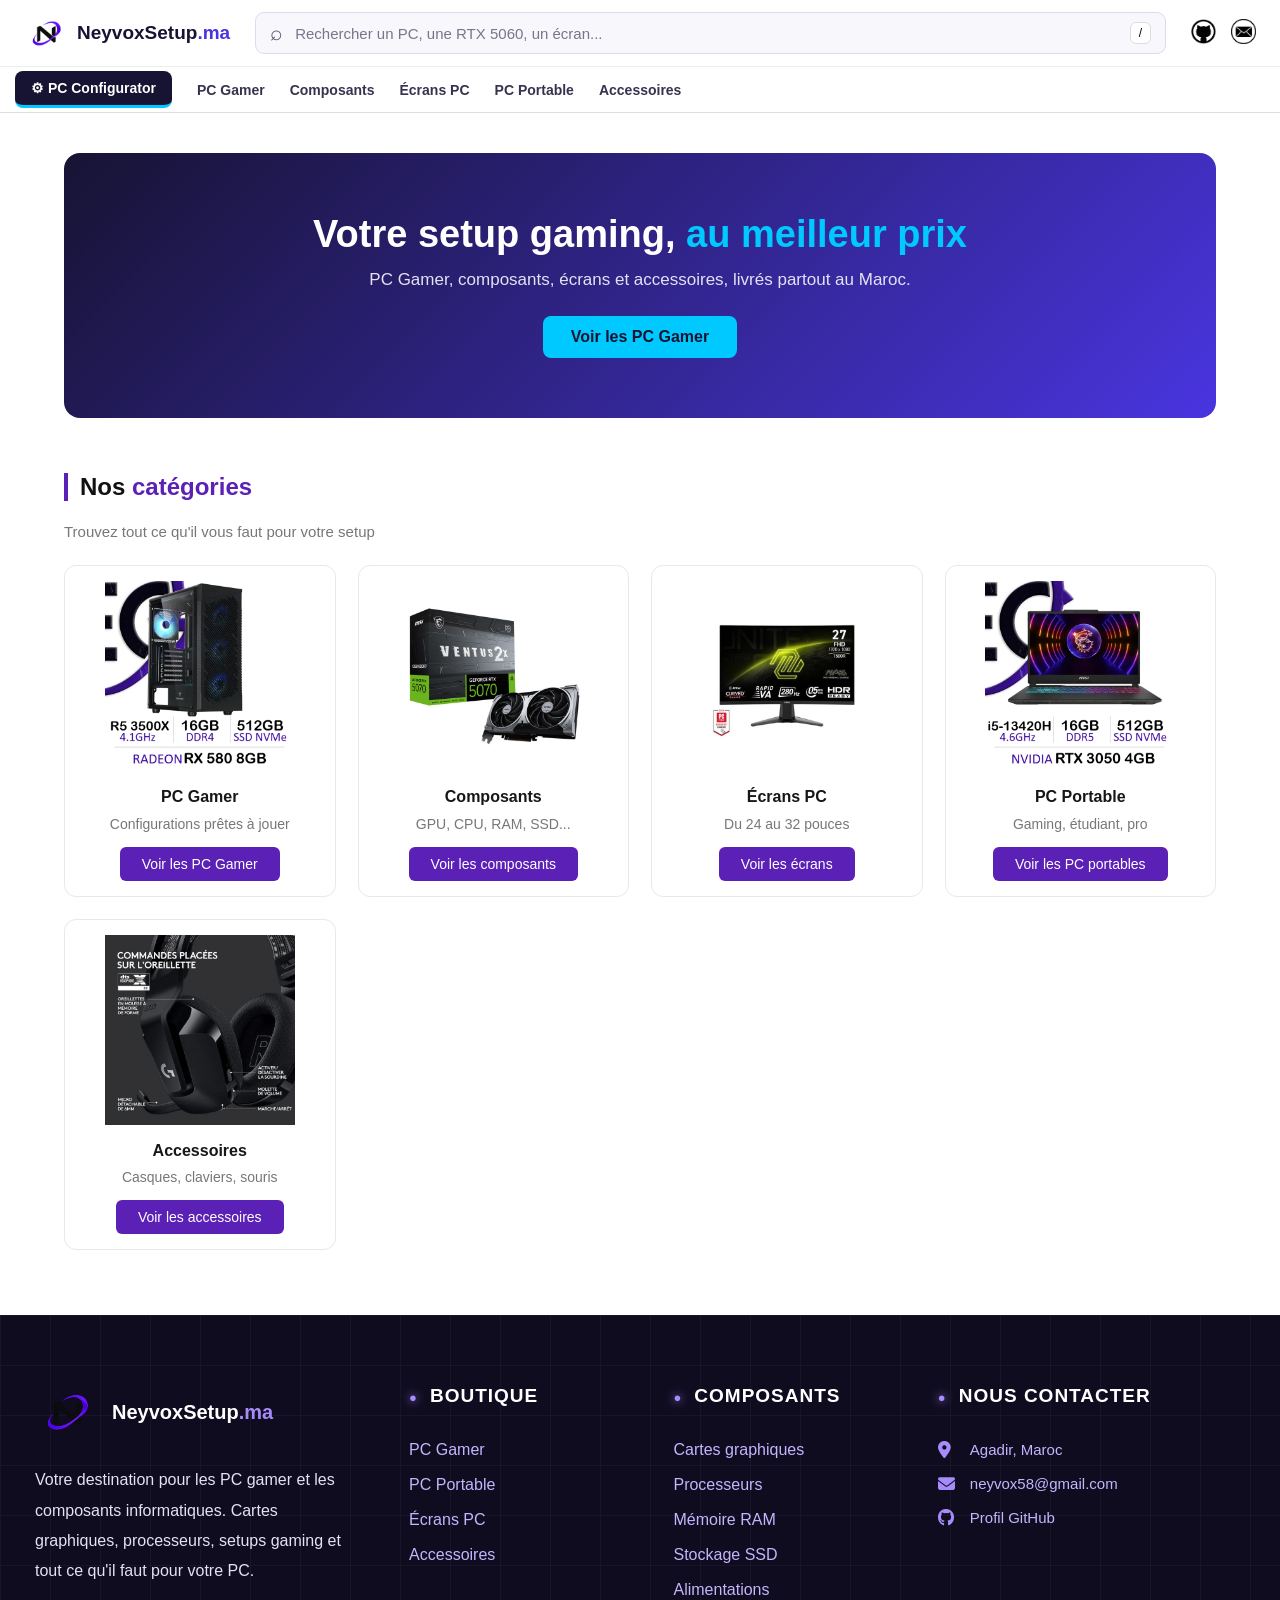
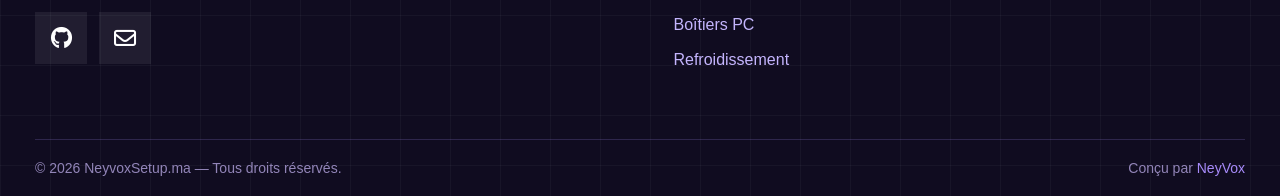
<file: index.html>
<!DOCTYPE html>
<html lang="fr">
<head>
    <meta charset="UTF-8">
    <meta name="viewport" content="width=device-width, initial-scale=1.0">
    <meta name="description" content="NeyvoxSetup.ma - PC Gamer, composants, écrans et accessoires gaming au Maroc">
    <title>Accueil | NeyvoxSetup.ma</title>
    <link rel="icon" href="image/logo/neyvox1.png">
    <link rel="stylesheet" href="style.css">
    <link rel="stylesheet" href="https://cdnjs.cloudflare.com/ajax/libs/font-awesome/6.7.2/css/all.min.css">
</head>
<body>

<header>
    <!-- Logo + recherche -->
    <div class="top-bar">
        <a href="index.html" class="logo-container">
            <img src="image/logo/neyvox1.png" alt="NeyvoxSetup" class="logo">
            <span>NeyvoxSetup<span class="domain">.ma</span></span>
        </a>

        <div class="search-box">
            <span class="search-icon">⌕</span>
            <input type="text" placeholder="Rechercher un PC, une RTX 5060, un écran...">
            <span class="slash">/</span>
        </div>

        <div class="nav-icons">
            <a href="https://github.com/neyvox01" target="_blank" rel="noopener">
                <img src="image/logo/github.png" alt="GitHub" title="GitHub">
            </a>
            <a href="mailto:neyvox58@gmail.com">
                <img src="image/logo/email.png" alt="Email" title="Email">
            </a>
        </div>
    </div>

    <!-- Menu -->
    <nav class="navbar">
        <a href="index.html" class="nav-link active current">⚙ PC Configurator</a>
        <a href="pc-gamer.html" class="nav-link">PC Gamer</a>
        <a href="composants.html" class="nav-link">Composants</a>
        <a href="ecrans.html" class="nav-link">Écrans PC</a>
        <a href="pc-portable.html" class="nav-link">PC Portable</a>
        <a href="accessoires.html" class="nav-link">Accessoires</a>
    </nav>
</header>

<main class="main">
    <section class="hero">
        <h1>Votre setup gaming, <span>au meilleur prix</span></h1>
        <p>PC Gamer, composants, écrans et accessoires, livrés partout au Maroc.</p>
        <a href="pc-gamer.html" class="hero-btn">Voir les PC Gamer</a>
    </section>

    <section class="shop-section">
        <h2>Nos <span>catégories</span></h2>
        <p class="section-desc">Trouvez tout ce qu'il vous faut pour votre setup</p>

        <div class="products-grid">
        <article class="product-card category">
            <img src="image/pc-gamer/pc-5000dh.webp" alt="PC Gamer" loading="lazy">
            <h3>PC Gamer</h3>
            <p>Configurations prêtes à jouer</p>
            <a href="pc-gamer.html">Voir les PC Gamer</a>
        </article>
        <article class="product-card category">
            <img src="image/composants/cartes-graphiques/rtx-5070.jpg" alt="Composants" loading="lazy">
            <h3>Composants</h3>
            <p>GPU, CPU, RAM, SSD...</p>
            <a href="composants.html">Voir les composants</a>
        </article>
        <article class="product-card category">
            <img src="image/ecrans/27-pouces/msi-mag-276cxf.webp" alt="Écrans" loading="lazy">
            <h3>Écrans PC</h3>
            <p>Du 24 au 32 pouces</p>
            <a href="ecrans.html">Voir les écrans</a>
        </article>
        <article class="product-card category">
            <img src="image/pc-portable/gamer/msi-cyborg-15.webp" alt="PC Portable" loading="lazy">
            <h3>PC Portable</h3>
            <p>Gaming, étudiant, pro</p>
            <a href="pc-portable.html">Voir les PC portables</a>
        </article>
        <article class="product-card category">
            <img src="image/accessoires/casques/logitech-g733-lightspeed.webp" alt="Accessoires" loading="lazy">
            <h3>Accessoires</h3>
            <p>Casques, claviers, souris</p>
            <a href="accessoires.html">Voir les accessoires</a>
        </article>
        </div>
    </section>

</main>

<footer class="footer">
    <div class="footer-brand">
        <div class="footer-logo">
            <img src="image/logo/neyvox1.png" alt="NeyvoxSetup">
            <h2>NeyvoxSetup<span>.ma</span></h2>
        </div>
        <p>
            Votre destination pour les PC gamer et les composants informatiques.
            Cartes graphiques, processeurs, setups gaming et tout ce qu'il
            faut pour votre PC.
        </p>

        <div class="social-links">
            <a href="https://github.com/neyvox01" target="_blank" rel="noopener" aria-label="GitHub">
                <i class="fa-brands fa-github"></i>
            </a>
            <a href="mailto:neyvox58@gmail.com" aria-label="Email">
                <i class="fa-regular fa-envelope"></i>
            </a>
        </div>
    </div>

    <div class="footer-column">
        <h3>BOUTIQUE</h3>
        <a href="pc-gamer.html">PC Gamer</a>
        <a href="pc-portable.html">PC Portable</a>
        <a href="ecrans.html">Écrans PC</a>
        <a href="accessoires.html">Accessoires</a>
    </div>

    <div class="footer-column">
        <h3>COMPOSANTS</h3>
        <a href="composants.html#cartes-graphiques">Cartes graphiques</a>
        <a href="composants.html#processeurs-amd">Processeurs</a>
        <a href="composants.html#memoire-ram-ddr4">Mémoire RAM</a>
        <a href="composants.html#ssd-nvme">Stockage SSD</a>
        <a href="composants.html#alimentations">Alimentations</a>
        <a href="composants.html#boitiers-pc">Boîtiers PC</a>
        <a href="composants.html#pate-thermique">Refroidissement</a>
    </div>

    <div class="footer-column footer-contact">
        <h3>NOUS CONTACTER</h3>
        <p><i class="fa-solid fa-location-dot"></i> Agadir, Maroc</p>
        <p>
            <i class="fa-solid fa-envelope"></i>
            <a href="mailto:neyvox58@gmail.com">neyvox58@gmail.com</a>
        </p>
        <p>
            <i class="fa-brands fa-github"></i>
            <a href="https://github.com/neyvox01" target="_blank" rel="noopener">Profil GitHub</a>
        </p>
    </div>

    <div class="footer-bottom">
        <p>© 2026 NeyvoxSetup.ma — Tous droits réservés.</p>
        <p>Conçu par <span>NeyVox</span></p>
    </div>
</footer>

</body>
</html>
</file>
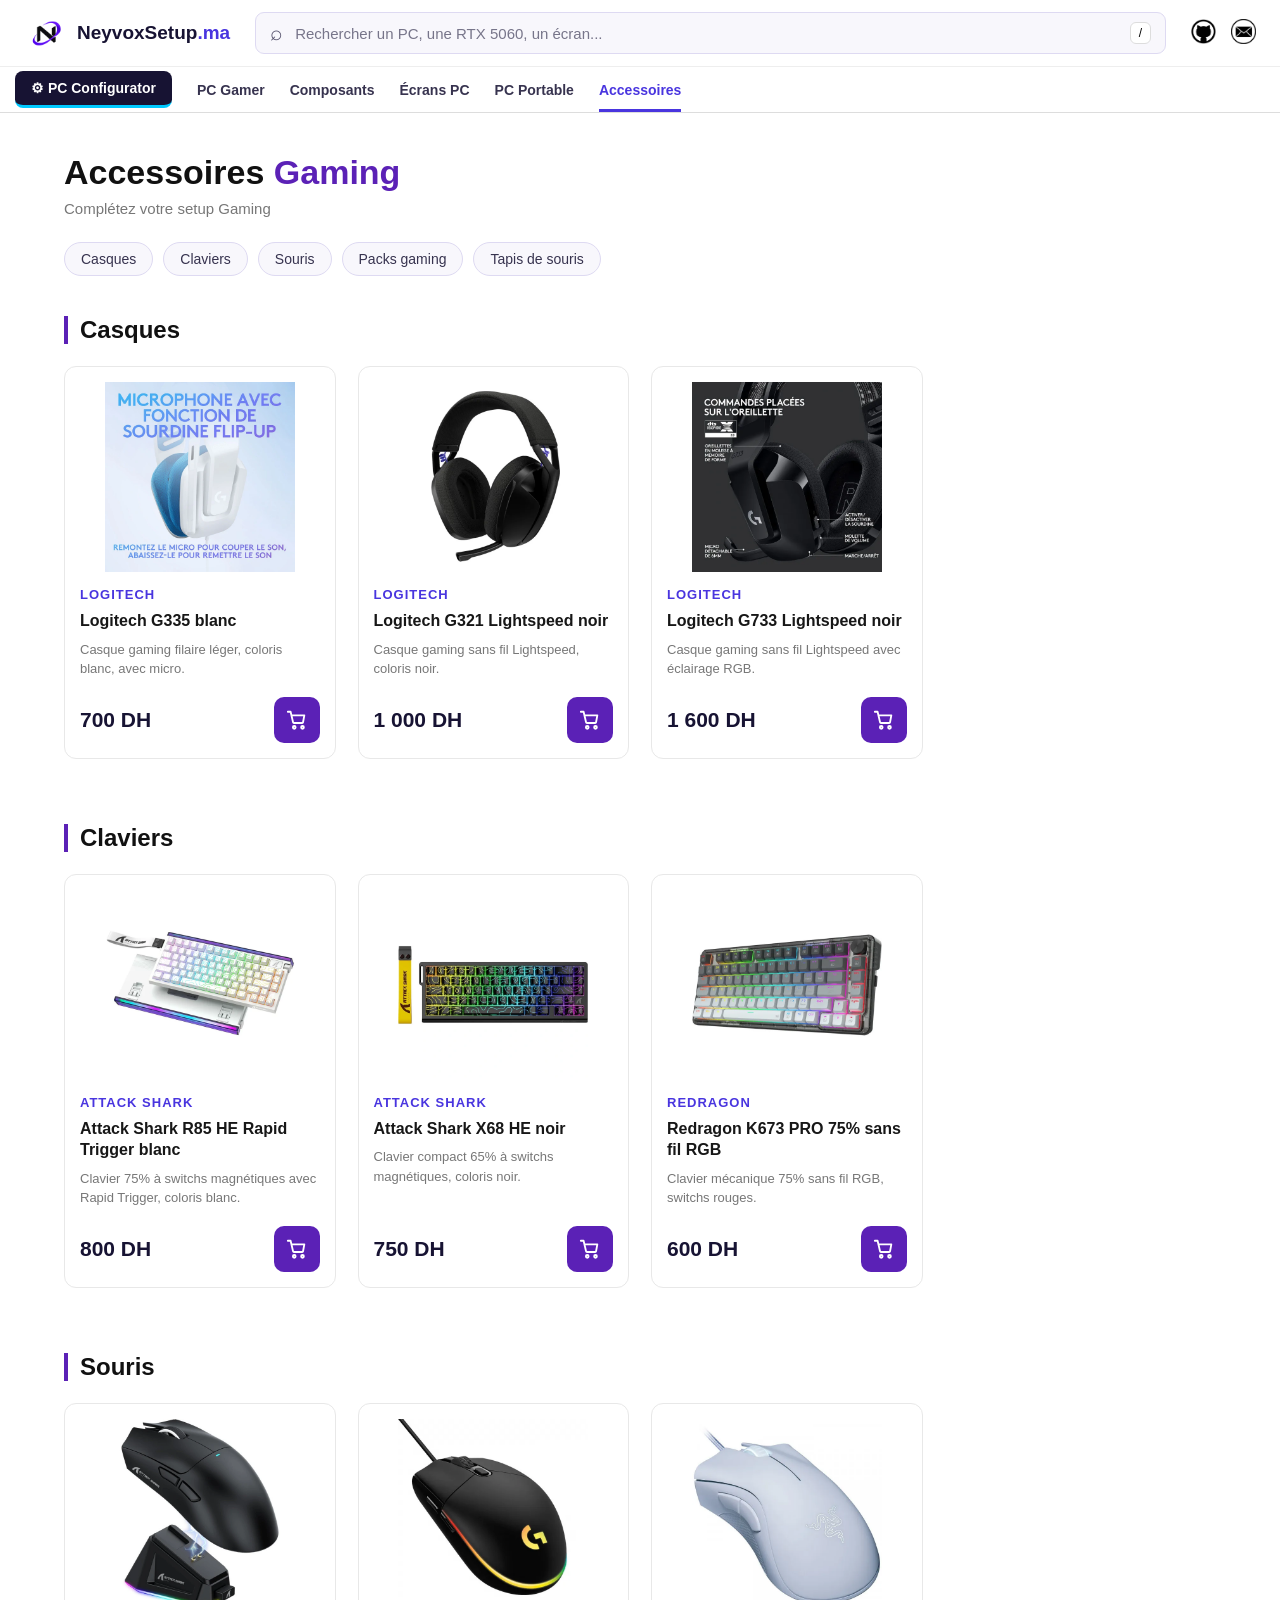
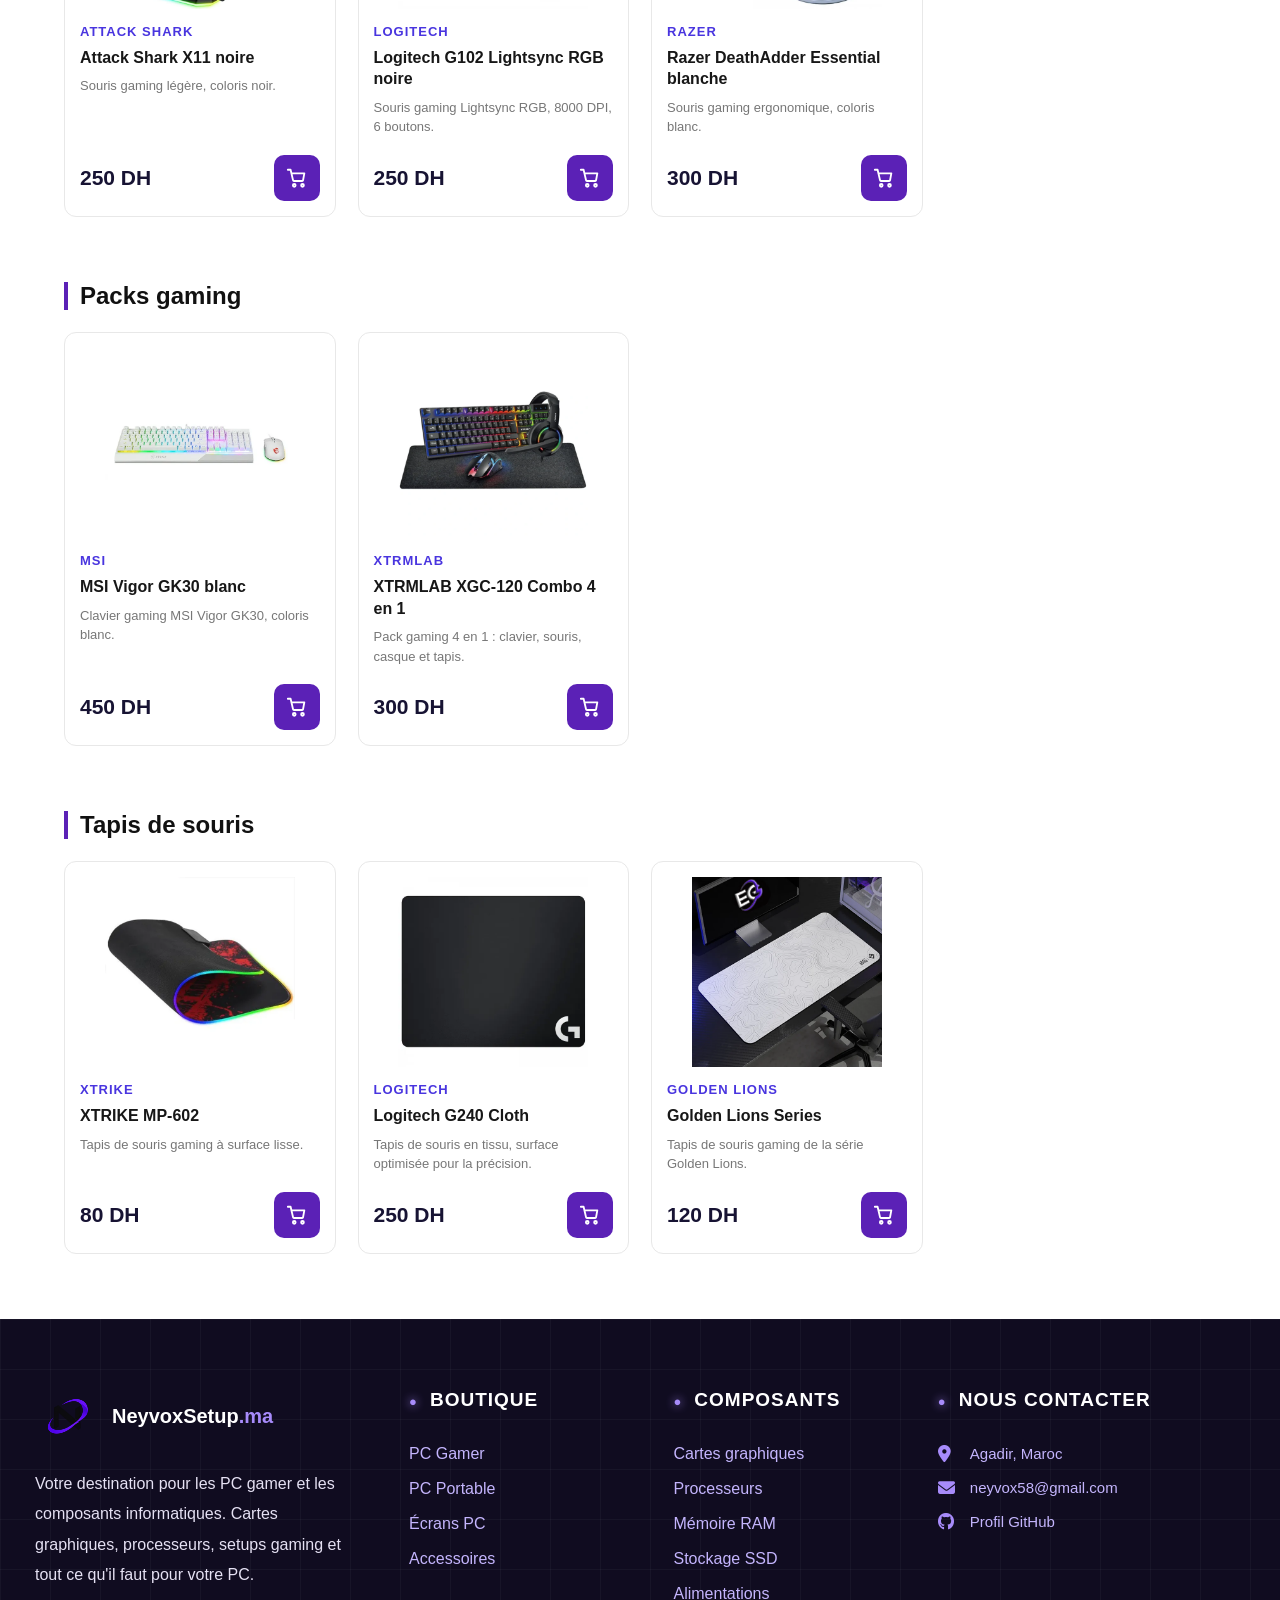
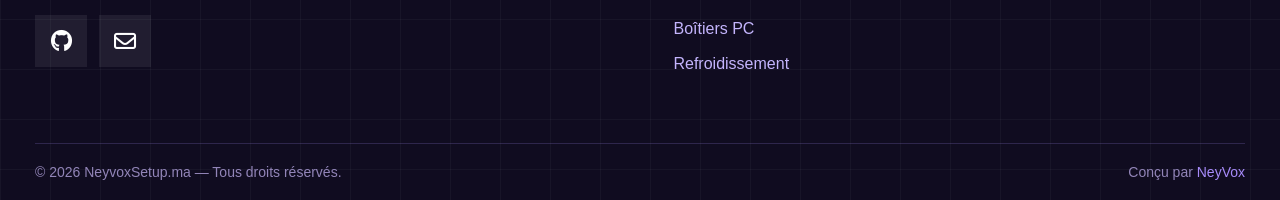
<file: accessoires.html>
<!DOCTYPE html>
<html lang="fr">
<head>
    <meta charset="UTF-8">
    <meta name="viewport" content="width=device-width, initial-scale=1.0">
    <meta name="description" content="Accessoires Gaming au Maroc - NeyvoxSetup.ma">
    <title>Accessoires Gaming | NeyvoxSetup.ma</title>
    <link rel="icon" href="image/logo/neyvox1.png">
    <link rel="stylesheet" href="style.css">
    <link rel="stylesheet" href="https://cdnjs.cloudflare.com/ajax/libs/font-awesome/6.7.2/css/all.min.css">
</head>
<body>

<header>
    <!-- Logo + recherche -->
    <div class="top-bar">
        <a href="index.html" class="logo-container">
            <img src="image/logo/neyvox1.png" alt="NeyvoxSetup" class="logo">
            <span>NeyvoxSetup<span class="domain">.ma</span></span>
        </a>

        <div class="search-box">
            <span class="search-icon">⌕</span>
            <input type="text" placeholder="Rechercher un PC, une RTX 5060, un écran...">
            <span class="slash">/</span>
        </div>

        <div class="nav-icons">
            <a href="https://github.com/neyvox01" target="_blank" rel="noopener">
                <img src="image/logo/github.png" alt="GitHub" title="GitHub">
            </a>
            <a href="mailto:neyvox58@gmail.com">
                <img src="image/logo/email.png" alt="Email" title="Email">
            </a>
        </div>
    </div>

    <!-- Menu -->
    <nav class="navbar">
        <a href="index.html" class="nav-link active">⚙ PC Configurator</a>
        <a href="pc-gamer.html" class="nav-link">PC Gamer</a>
        <a href="composants.html" class="nav-link">Composants</a>
        <a href="ecrans.html" class="nav-link">Écrans PC</a>
        <a href="pc-portable.html" class="nav-link">PC Portable</a>
        <a href="accessoires.html" class="nav-link current">Accessoires</a>
    </nav>
</header>

<main class="main">
    <h1 class="page-title">Accessoires <span>Gaming</span></h1>
    <p class="section-desc">Complétez votre setup Gaming</p>

    <!-- liens rapides vers les rayons -->
    <div class="sub-menu">
        <a href="#casques">Casques</a>
        <a href="#claviers">Claviers</a>
        <a href="#souris">Souris</a>
        <a href="#packs-gaming">Packs gaming</a>
        <a href="#tapis-de-souris">Tapis de souris</a>
    </div>

    <section class="shop-section" id="casques">
        <h2>Casques</h2>

        <div class="products-grid">

            <article class="product-card">
                <img src="image/accessoires/casques/logitech-g335-blanc.webp" alt="Logitech G335 blanc" loading="lazy">
                <span class="brand">Logitech</span>
                <h3>Logitech G335 blanc</h3>
                <p class="desc">Casque gaming filaire léger, coloris blanc, avec micro.</p>
                <div class="buy">
                    <span class="price">700 DH</span>
                    <a href="mailto:neyvox58@gmail.com?subject=Commande%20-%20Logitech%20G335%20blanc" class="cart-btn" aria-label="Commander Logitech G335 blanc" title="Commander"><svg viewBox="0 0 24 24" width="22" height="22" fill="none" stroke="currentColor" stroke-width="2" stroke-linecap="round" stroke-linejoin="round"><circle cx="9" cy="20" r="1.5"/><circle cx="18" cy="20" r="1.5"/><path d="M2 3h3l2.7 11.5a1 1 0 0 0 1 .8h8.9a1 1 0 0 0 1-.8L20 7H6"/></svg></a>
                </div>
            </article>

            <article class="product-card">
                <img src="image/accessoires/casques/logitech-g321-lightspeed.webp" alt="Logitech G321 Lightspeed noir" loading="lazy">
                <span class="brand">Logitech</span>
                <h3>Logitech G321 Lightspeed noir</h3>
                <p class="desc">Casque gaming sans fil Lightspeed, coloris noir.</p>
                <div class="buy">
                    <span class="price">1 000 DH</span>
                    <a href="mailto:neyvox58@gmail.com?subject=Commande%20-%20Logitech%20G321%20Lightspeed%20noir" class="cart-btn" aria-label="Commander Logitech G321 Lightspeed noir" title="Commander"><svg viewBox="0 0 24 24" width="22" height="22" fill="none" stroke="currentColor" stroke-width="2" stroke-linecap="round" stroke-linejoin="round"><circle cx="9" cy="20" r="1.5"/><circle cx="18" cy="20" r="1.5"/><path d="M2 3h3l2.7 11.5a1 1 0 0 0 1 .8h8.9a1 1 0 0 0 1-.8L20 7H6"/></svg></a>
                </div>
            </article>

            <article class="product-card">
                <img src="image/accessoires/casques/logitech-g733-lightspeed.webp" alt="Logitech G733 Lightspeed noir" loading="lazy">
                <span class="brand">Logitech</span>
                <h3>Logitech G733 Lightspeed noir</h3>
                <p class="desc">Casque gaming sans fil Lightspeed avec éclairage RGB.</p>
                <div class="buy">
                    <span class="price">1 600 DH</span>
                    <a href="mailto:neyvox58@gmail.com?subject=Commande%20-%20Logitech%20G733%20Lightspeed%20noir" class="cart-btn" aria-label="Commander Logitech G733 Lightspeed noir" title="Commander"><svg viewBox="0 0 24 24" width="22" height="22" fill="none" stroke="currentColor" stroke-width="2" stroke-linecap="round" stroke-linejoin="round"><circle cx="9" cy="20" r="1.5"/><circle cx="18" cy="20" r="1.5"/><path d="M2 3h3l2.7 11.5a1 1 0 0 0 1 .8h8.9a1 1 0 0 0 1-.8L20 7H6"/></svg></a>
                </div>
            </article>

        </div>
    </section>

    <section class="shop-section" id="claviers">
        <h2>Claviers</h2>

        <div class="products-grid">

            <article class="product-card">
                <img src="image/accessoires/claviers/attack-shark-r85-he.webp" alt="Attack Shark R85 HE Rapid Trigger blanc" loading="lazy">
                <span class="brand">Attack Shark</span>
                <h3>Attack Shark R85 HE Rapid Trigger blanc</h3>
                <p class="desc">Clavier 75% à switchs magnétiques avec Rapid Trigger, coloris blanc.</p>
                <div class="buy">
                    <span class="price">800 DH</span>
                    <a href="mailto:neyvox58@gmail.com?subject=Commande%20-%20Attack%20Shark%20R85%20HE%20Rapid%20Trigger%20blanc" class="cart-btn" aria-label="Commander Attack Shark R85 HE Rapid Trigger blanc" title="Commander"><svg viewBox="0 0 24 24" width="22" height="22" fill="none" stroke="currentColor" stroke-width="2" stroke-linecap="round" stroke-linejoin="round"><circle cx="9" cy="20" r="1.5"/><circle cx="18" cy="20" r="1.5"/><path d="M2 3h3l2.7 11.5a1 1 0 0 0 1 .8h8.9a1 1 0 0 0 1-.8L20 7H6"/></svg></a>
                </div>
            </article>

            <article class="product-card">
                <img src="image/accessoires/claviers/attack-shark-x68-he.webp" alt="Attack Shark X68 HE noir" loading="lazy">
                <span class="brand">Attack Shark</span>
                <h3>Attack Shark X68 HE noir</h3>
                <p class="desc">Clavier compact 65% à switchs magnétiques, coloris noir.</p>
                <div class="buy">
                    <span class="price">750 DH</span>
                    <a href="mailto:neyvox58@gmail.com?subject=Commande%20-%20Attack%20Shark%20X68%20HE%20noir" class="cart-btn" aria-label="Commander Attack Shark X68 HE noir" title="Commander"><svg viewBox="0 0 24 24" width="22" height="22" fill="none" stroke="currentColor" stroke-width="2" stroke-linecap="round" stroke-linejoin="round"><circle cx="9" cy="20" r="1.5"/><circle cx="18" cy="20" r="1.5"/><path d="M2 3h3l2.7 11.5a1 1 0 0 0 1 .8h8.9a1 1 0 0 0 1-.8L20 7H6"/></svg></a>
                </div>
            </article>

            <article class="product-card">
                <img src="image/accessoires/claviers/redragon-k673-pro.webp" alt="Redragon K673 PRO 75% sans fil RGB" loading="lazy">
                <span class="brand">Redragon</span>
                <h3>Redragon K673 PRO 75% sans fil RGB</h3>
                <p class="desc">Clavier mécanique 75% sans fil RGB, switchs rouges.</p>
                <div class="buy">
                    <span class="price">600 DH</span>
                    <a href="mailto:neyvox58@gmail.com?subject=Commande%20-%20Redragon%20K673%20PRO%2075%25%20sans%20fil%20RGB" class="cart-btn" aria-label="Commander Redragon K673 PRO 75% sans fil RGB" title="Commander"><svg viewBox="0 0 24 24" width="22" height="22" fill="none" stroke="currentColor" stroke-width="2" stroke-linecap="round" stroke-linejoin="round"><circle cx="9" cy="20" r="1.5"/><circle cx="18" cy="20" r="1.5"/><path d="M2 3h3l2.7 11.5a1 1 0 0 0 1 .8h8.9a1 1 0 0 0 1-.8L20 7H6"/></svg></a>
                </div>
            </article>

        </div>
    </section>

    <section class="shop-section" id="souris">
        <h2>Souris</h2>

        <div class="products-grid">

            <article class="product-card">
                <img src="image/accessoires/souris/attack-shark-x11.webp" alt="Attack Shark X11 noire" loading="lazy">
                <span class="brand">Attack Shark</span>
                <h3>Attack Shark X11 noire</h3>
                <p class="desc">Souris gaming légère, coloris noir.</p>
                <div class="buy">
                    <span class="price">250 DH</span>
                    <a href="mailto:neyvox58@gmail.com?subject=Commande%20-%20Attack%20Shark%20X11%20noire" class="cart-btn" aria-label="Commander Attack Shark X11 noire" title="Commander"><svg viewBox="0 0 24 24" width="22" height="22" fill="none" stroke="currentColor" stroke-width="2" stroke-linecap="round" stroke-linejoin="round"><circle cx="9" cy="20" r="1.5"/><circle cx="18" cy="20" r="1.5"/><path d="M2 3h3l2.7 11.5a1 1 0 0 0 1 .8h8.9a1 1 0 0 0 1-.8L20 7H6"/></svg></a>
                </div>
            </article>

            <article class="product-card">
                <img src="image/accessoires/souris/logitech-g102.webp" alt="Logitech G102 Lightsync RGB noire" loading="lazy">
                <span class="brand">Logitech</span>
                <h3>Logitech G102 Lightsync RGB noire</h3>
                <p class="desc">Souris gaming Lightsync RGB, 8000 DPI, 6 boutons.</p>
                <div class="buy">
                    <span class="price">250 DH</span>
                    <a href="mailto:neyvox58@gmail.com?subject=Commande%20-%20Logitech%20G102%20Lightsync%20RGB%20noire" class="cart-btn" aria-label="Commander Logitech G102 Lightsync RGB noire" title="Commander"><svg viewBox="0 0 24 24" width="22" height="22" fill="none" stroke="currentColor" stroke-width="2" stroke-linecap="round" stroke-linejoin="round"><circle cx="9" cy="20" r="1.5"/><circle cx="18" cy="20" r="1.5"/><path d="M2 3h3l2.7 11.5a1 1 0 0 0 1 .8h8.9a1 1 0 0 0 1-.8L20 7H6"/></svg></a>
                </div>
            </article>

            <article class="product-card">
                <img src="image/accessoires/souris/razer-deathadder-essential.webp" alt="Razer DeathAdder Essential blanche" loading="lazy">
                <span class="brand">Razer</span>
                <h3>Razer DeathAdder Essential blanche</h3>
                <p class="desc">Souris gaming ergonomique, coloris blanc.</p>
                <div class="buy">
                    <span class="price">300 DH</span>
                    <a href="mailto:neyvox58@gmail.com?subject=Commande%20-%20Razer%20DeathAdder%20Essential%20blanche" class="cart-btn" aria-label="Commander Razer DeathAdder Essential blanche" title="Commander"><svg viewBox="0 0 24 24" width="22" height="22" fill="none" stroke="currentColor" stroke-width="2" stroke-linecap="round" stroke-linejoin="round"><circle cx="9" cy="20" r="1.5"/><circle cx="18" cy="20" r="1.5"/><path d="M2 3h3l2.7 11.5a1 1 0 0 0 1 .8h8.9a1 1 0 0 0 1-.8L20 7H6"/></svg></a>
                </div>
            </article>

        </div>
    </section>

    <section class="shop-section" id="packs-gaming">
        <h2>Packs gaming</h2>

        <div class="products-grid">

            <article class="product-card">
                <img src="image/accessoires/packs/msi-vigor-gk30.webp" alt="MSI Vigor GK30 blanc" loading="lazy">
                <span class="brand">MSI</span>
                <h3>MSI Vigor GK30 blanc</h3>
                <p class="desc">Clavier gaming MSI Vigor GK30, coloris blanc.</p>
                <div class="buy">
                    <span class="price">450 DH</span>
                    <a href="mailto:neyvox58@gmail.com?subject=Commande%20-%20MSI%20Vigor%20GK30%20blanc" class="cart-btn" aria-label="Commander MSI Vigor GK30 blanc" title="Commander"><svg viewBox="0 0 24 24" width="22" height="22" fill="none" stroke="currentColor" stroke-width="2" stroke-linecap="round" stroke-linejoin="round"><circle cx="9" cy="20" r="1.5"/><circle cx="18" cy="20" r="1.5"/><path d="M2 3h3l2.7 11.5a1 1 0 0 0 1 .8h8.9a1 1 0 0 0 1-.8L20 7H6"/></svg></a>
                </div>
            </article>

            <article class="product-card">
                <img src="image/accessoires/packs/xtrmlab-xgc-120.webp" alt="XTRMLAB XGC-120 Combo 4 en 1" loading="lazy">
                <span class="brand">XTRMLAB</span>
                <h3>XTRMLAB XGC-120 Combo 4 en 1</h3>
                <p class="desc">Pack gaming 4 en 1 : clavier, souris, casque et tapis.</p>
                <div class="buy">
                    <span class="price">300 DH</span>
                    <a href="mailto:neyvox58@gmail.com?subject=Commande%20-%20XTRMLAB%20XGC-120%20Combo%204%20en%201" class="cart-btn" aria-label="Commander XTRMLAB XGC-120 Combo 4 en 1" title="Commander"><svg viewBox="0 0 24 24" width="22" height="22" fill="none" stroke="currentColor" stroke-width="2" stroke-linecap="round" stroke-linejoin="round"><circle cx="9" cy="20" r="1.5"/><circle cx="18" cy="20" r="1.5"/><path d="M2 3h3l2.7 11.5a1 1 0 0 0 1 .8h8.9a1 1 0 0 0 1-.8L20 7H6"/></svg></a>
                </div>
            </article>

        </div>
    </section>

    <section class="shop-section" id="tapis-de-souris">
        <h2>Tapis de souris</h2>

        <div class="products-grid">

            <article class="product-card">
                <img src="image/accessoires/tapis-souris/xtrike-mp602.webp" alt="XTRIKE MP-602" loading="lazy">
                <span class="brand">XTRIKE</span>
                <h3>XTRIKE MP-602</h3>
                <p class="desc">Tapis de souris gaming à surface lisse.</p>
                <div class="buy">
                    <span class="price">80 DH</span>
                    <a href="mailto:neyvox58@gmail.com?subject=Commande%20-%20XTRIKE%20MP-602" class="cart-btn" aria-label="Commander XTRIKE MP-602" title="Commander"><svg viewBox="0 0 24 24" width="22" height="22" fill="none" stroke="currentColor" stroke-width="2" stroke-linecap="round" stroke-linejoin="round"><circle cx="9" cy="20" r="1.5"/><circle cx="18" cy="20" r="1.5"/><path d="M2 3h3l2.7 11.5a1 1 0 0 0 1 .8h8.9a1 1 0 0 0 1-.8L20 7H6"/></svg></a>
                </div>
            </article>

            <article class="product-card">
                <img src="image/accessoires/tapis-souris/logitech-g240.webp" alt="Logitech G240 Cloth" loading="lazy">
                <span class="brand">Logitech</span>
                <h3>Logitech G240 Cloth</h3>
                <p class="desc">Tapis de souris en tissu, surface optimisée pour la précision.</p>
                <div class="buy">
                    <span class="price">250 DH</span>
                    <a href="mailto:neyvox58@gmail.com?subject=Commande%20-%20Logitech%20G240%20Cloth" class="cart-btn" aria-label="Commander Logitech G240 Cloth" title="Commander"><svg viewBox="0 0 24 24" width="22" height="22" fill="none" stroke="currentColor" stroke-width="2" stroke-linecap="round" stroke-linejoin="round"><circle cx="9" cy="20" r="1.5"/><circle cx="18" cy="20" r="1.5"/><path d="M2 3h3l2.7 11.5a1 1 0 0 0 1 .8h8.9a1 1 0 0 0 1-.8L20 7H6"/></svg></a>
                </div>
            </article>

            <article class="product-card">
                <img src="image/accessoires/tapis-souris/golden-lions.webp" alt="Golden Lions Series" loading="lazy">
                <span class="brand">Golden Lions</span>
                <h3>Golden Lions Series</h3>
                <p class="desc">Tapis de souris gaming de la série Golden Lions.</p>
                <div class="buy">
                    <span class="price">120 DH</span>
                    <a href="mailto:neyvox58@gmail.com?subject=Commande%20-%20Golden%20Lions%20Series" class="cart-btn" aria-label="Commander Golden Lions Series" title="Commander"><svg viewBox="0 0 24 24" width="22" height="22" fill="none" stroke="currentColor" stroke-width="2" stroke-linecap="round" stroke-linejoin="round"><circle cx="9" cy="20" r="1.5"/><circle cx="18" cy="20" r="1.5"/><path d="M2 3h3l2.7 11.5a1 1 0 0 0 1 .8h8.9a1 1 0 0 0 1-.8L20 7H6"/></svg></a>
                </div>
            </article>

        </div>
    </section>

</main>

<footer class="footer">
    <div class="footer-brand">
        <div class="footer-logo">
            <img src="image/logo/neyvox1.png" alt="NeyvoxSetup">
            <h2>NeyvoxSetup<span>.ma</span></h2>
        </div>
        <p>
            Votre destination pour les PC gamer et les composants informatiques.
            Cartes graphiques, processeurs, setups gaming et tout ce qu'il
            faut pour votre PC.
        </p>

        <div class="social-links">
            <a href="https://github.com/neyvox01" target="_blank" rel="noopener" aria-label="GitHub">
                <i class="fa-brands fa-github"></i>
            </a>
            <a href="mailto:neyvox58@gmail.com" aria-label="Email">
                <i class="fa-regular fa-envelope"></i>
            </a>
        </div>
    </div>

    <div class="footer-column">
        <h3>BOUTIQUE</h3>
        <a href="pc-gamer.html">PC Gamer</a>
        <a href="pc-portable.html">PC Portable</a>
        <a href="ecrans.html">Écrans PC</a>
        <a href="accessoires.html">Accessoires</a>
    </div>

    <div class="footer-column">
        <h3>COMPOSANTS</h3>
        <a href="composants.html#cartes-graphiques">Cartes graphiques</a>
        <a href="composants.html#processeurs-amd">Processeurs</a>
        <a href="composants.html#memoire-ram-ddr4">Mémoire RAM</a>
        <a href="composants.html#ssd-nvme">Stockage SSD</a>
        <a href="composants.html#alimentations">Alimentations</a>
        <a href="composants.html#boitiers-pc">Boîtiers PC</a>
        <a href="composants.html#pate-thermique">Refroidissement</a>
    </div>

    <div class="footer-column footer-contact">
        <h3>NOUS CONTACTER</h3>
        <p><i class="fa-solid fa-location-dot"></i> Agadir, Maroc</p>
        <p>
            <i class="fa-solid fa-envelope"></i>
            <a href="mailto:neyvox58@gmail.com">neyvox58@gmail.com</a>
        </p>
        <p>
            <i class="fa-brands fa-github"></i>
            <a href="https://github.com/neyvox01" target="_blank" rel="noopener">Profil GitHub</a>
        </p>
    </div>

    <div class="footer-bottom">
        <p>© 2026 NeyvoxSetup.ma — Tous droits réservés.</p>
        <p>Conçu par <span>NeyVox</span></p>
    </div>
</footer>

</body>
</html>
</file>
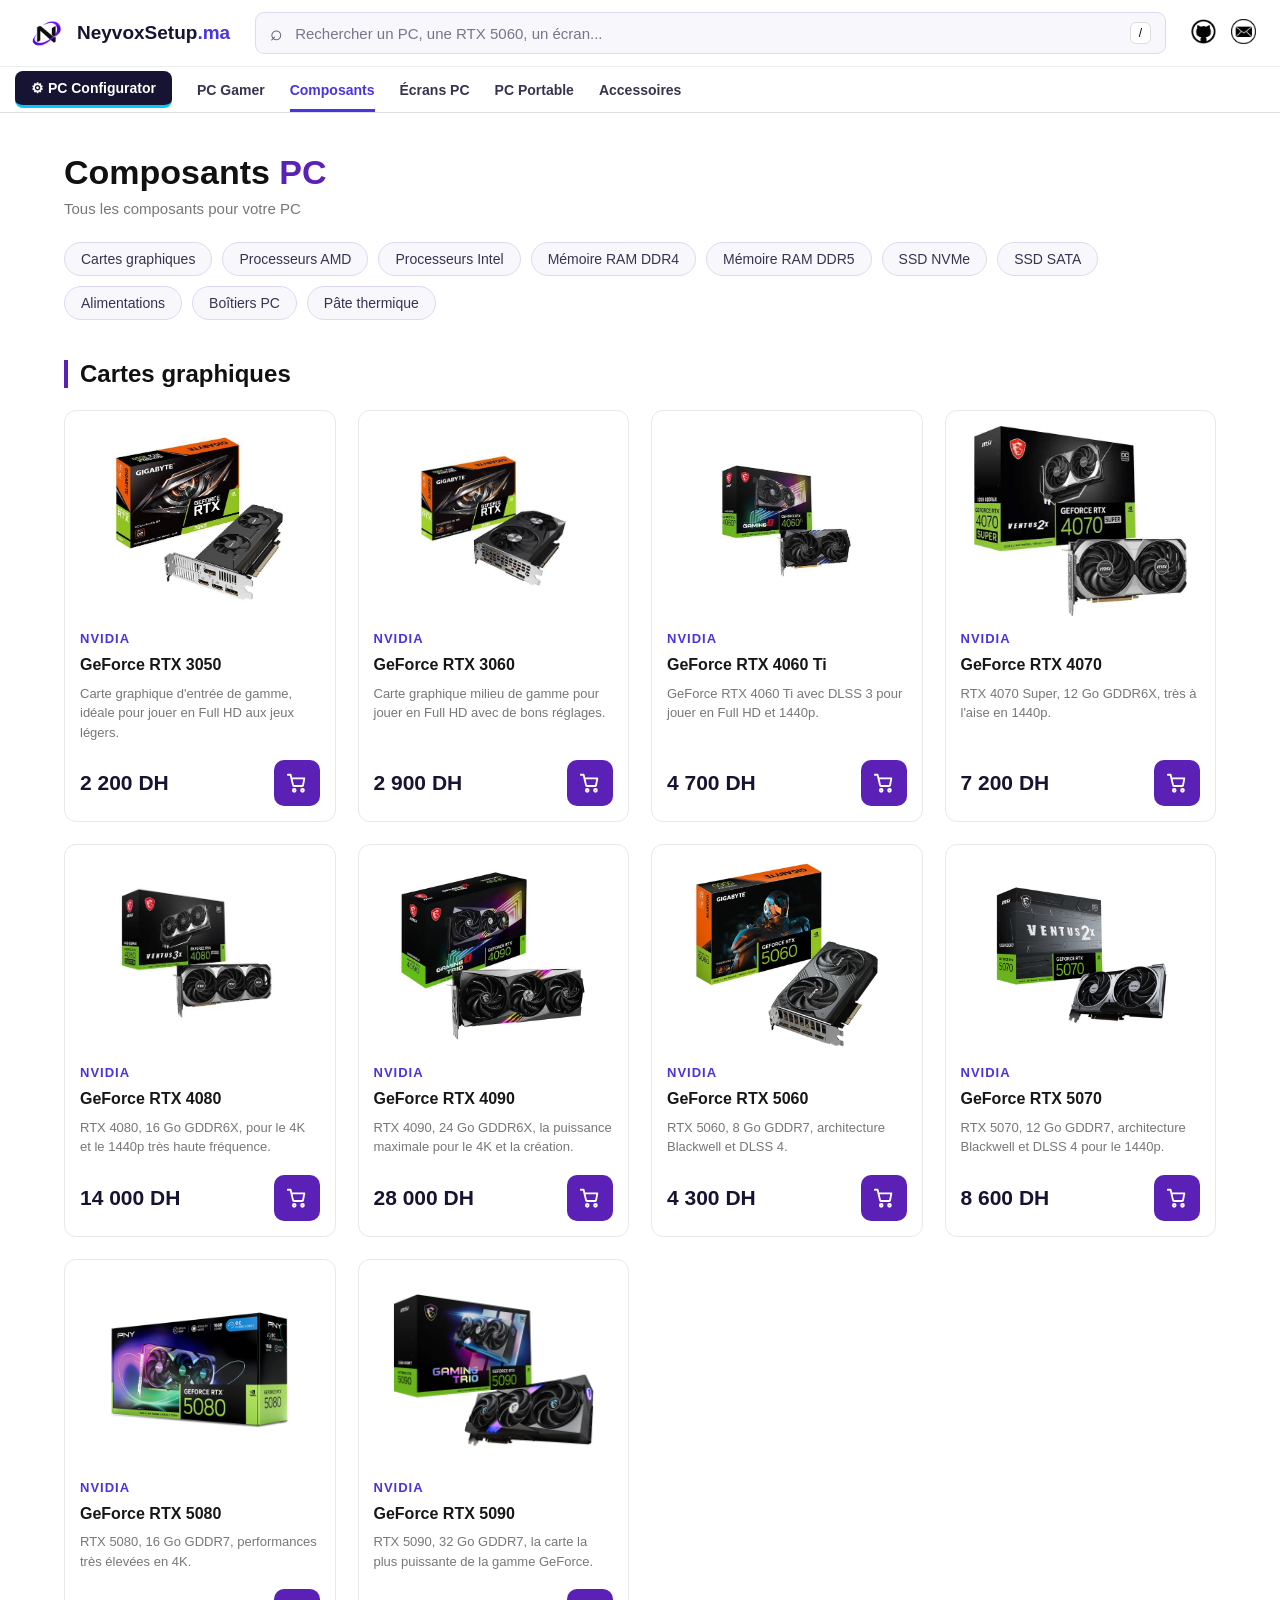
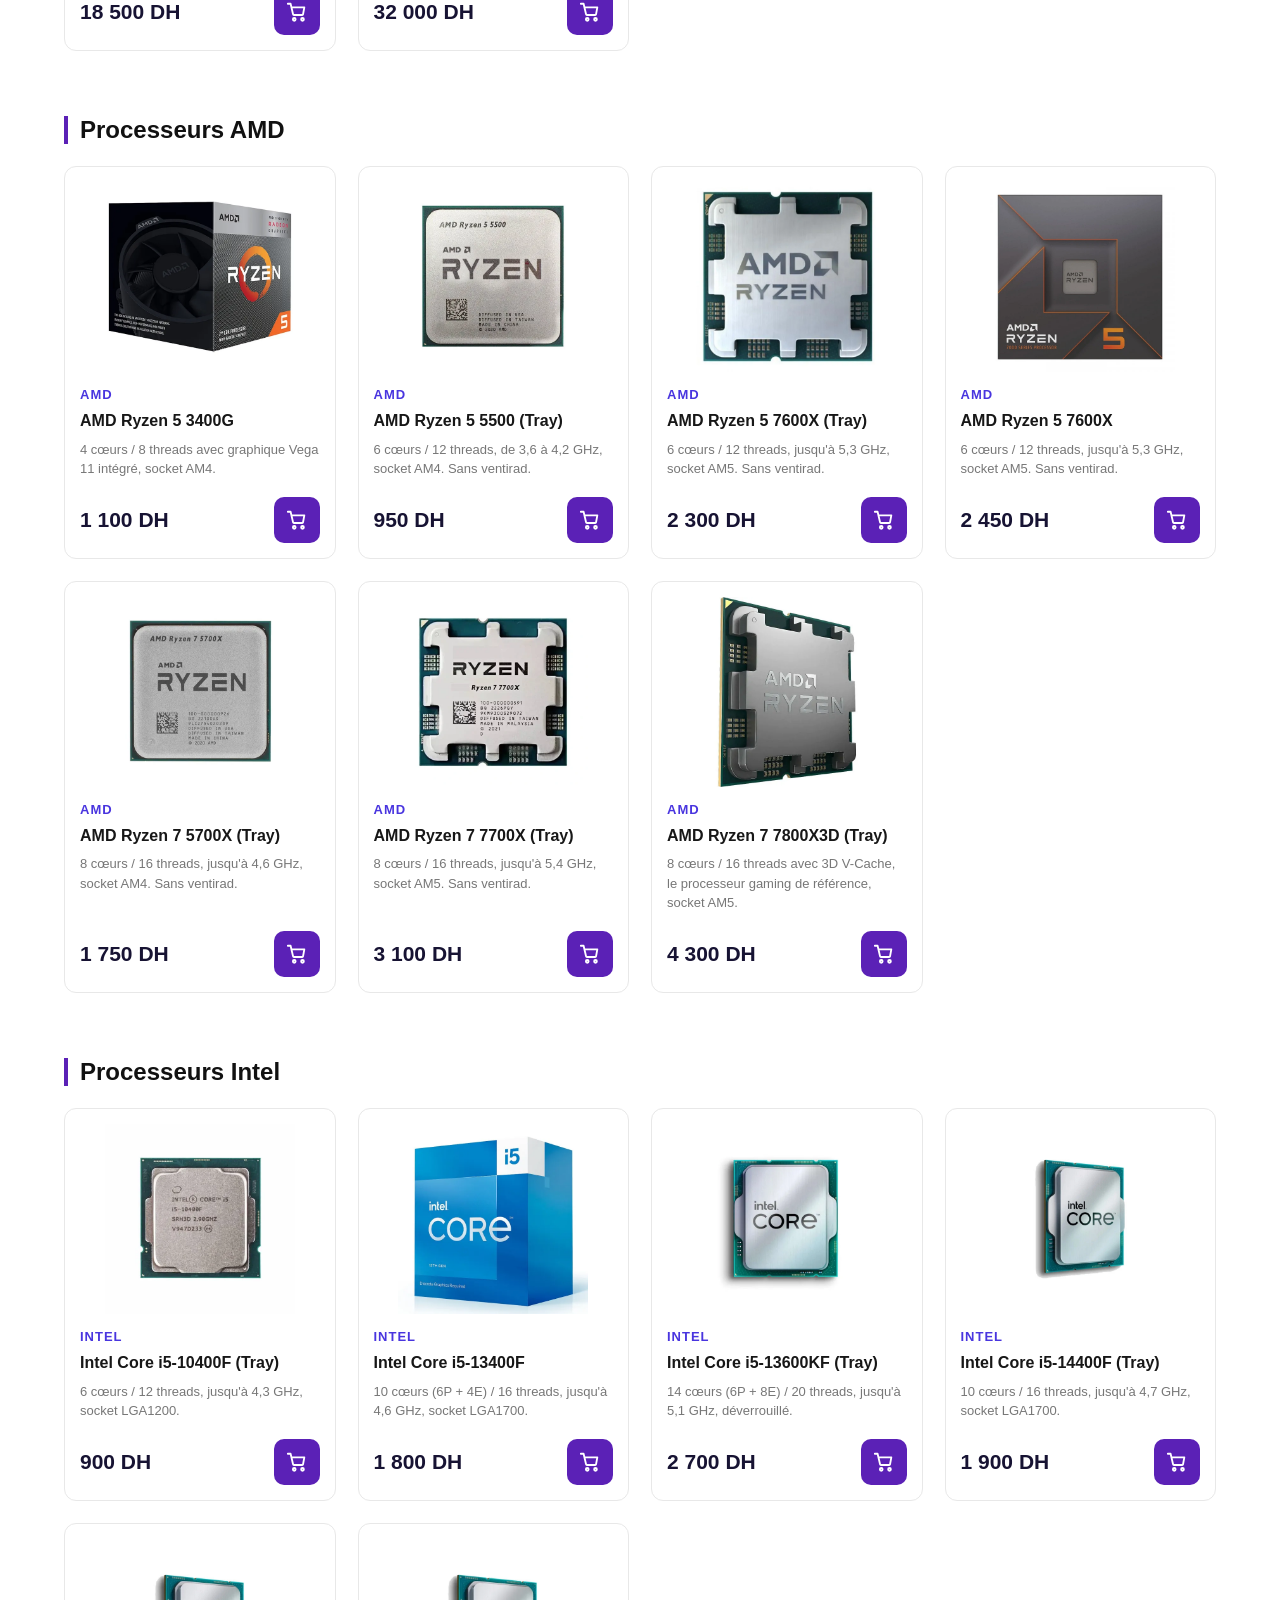
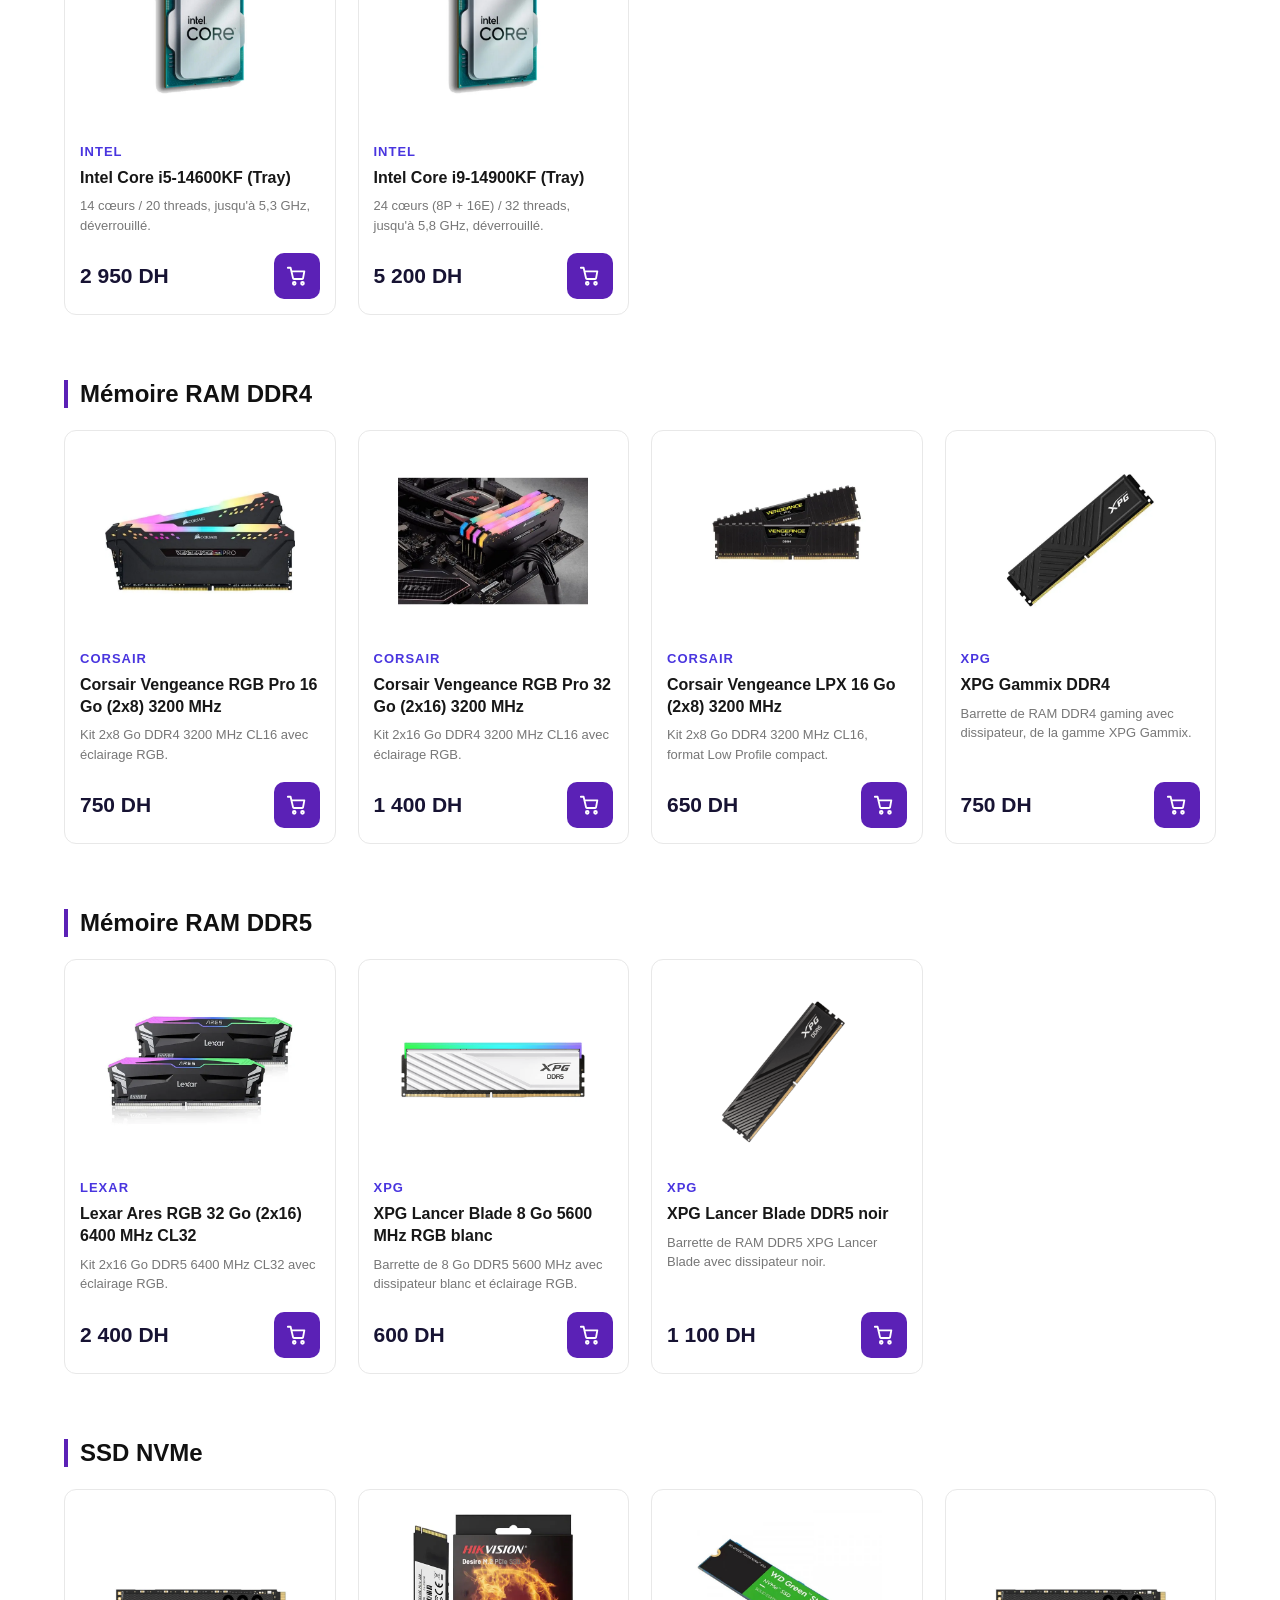
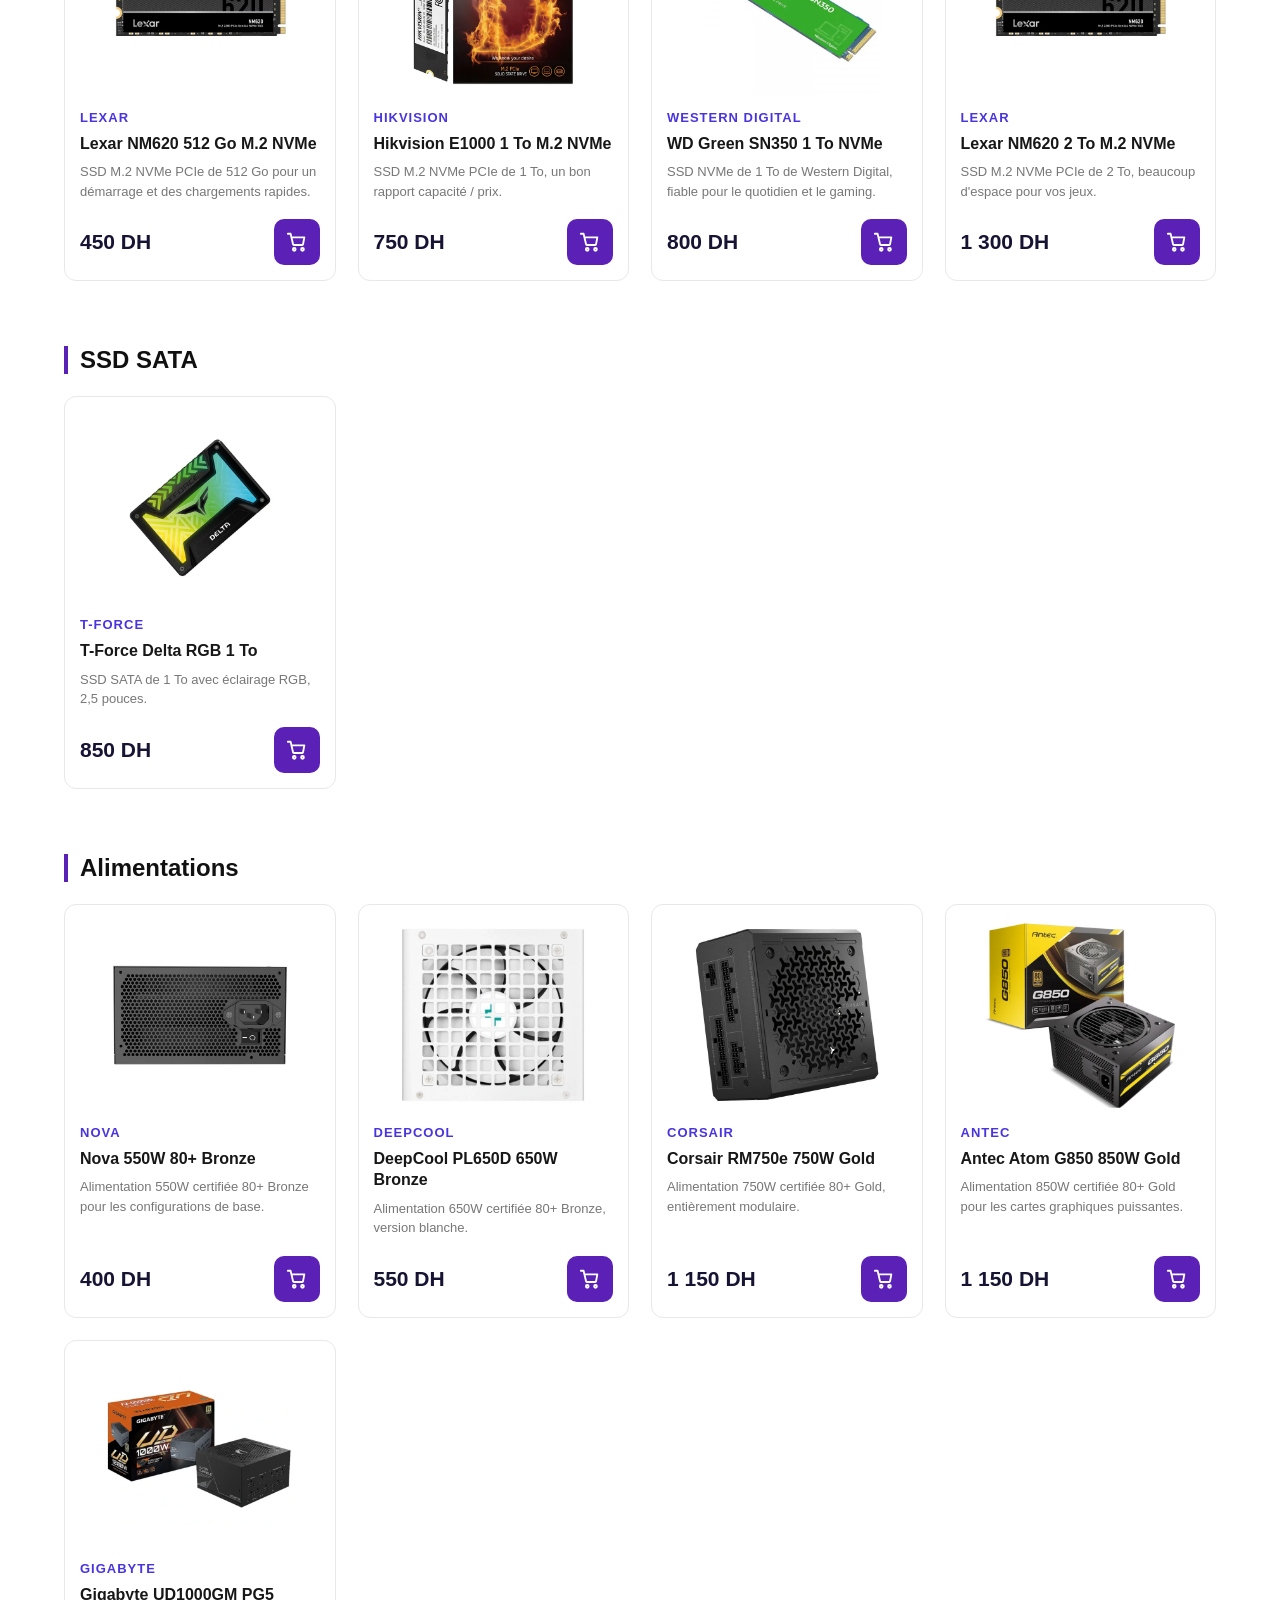
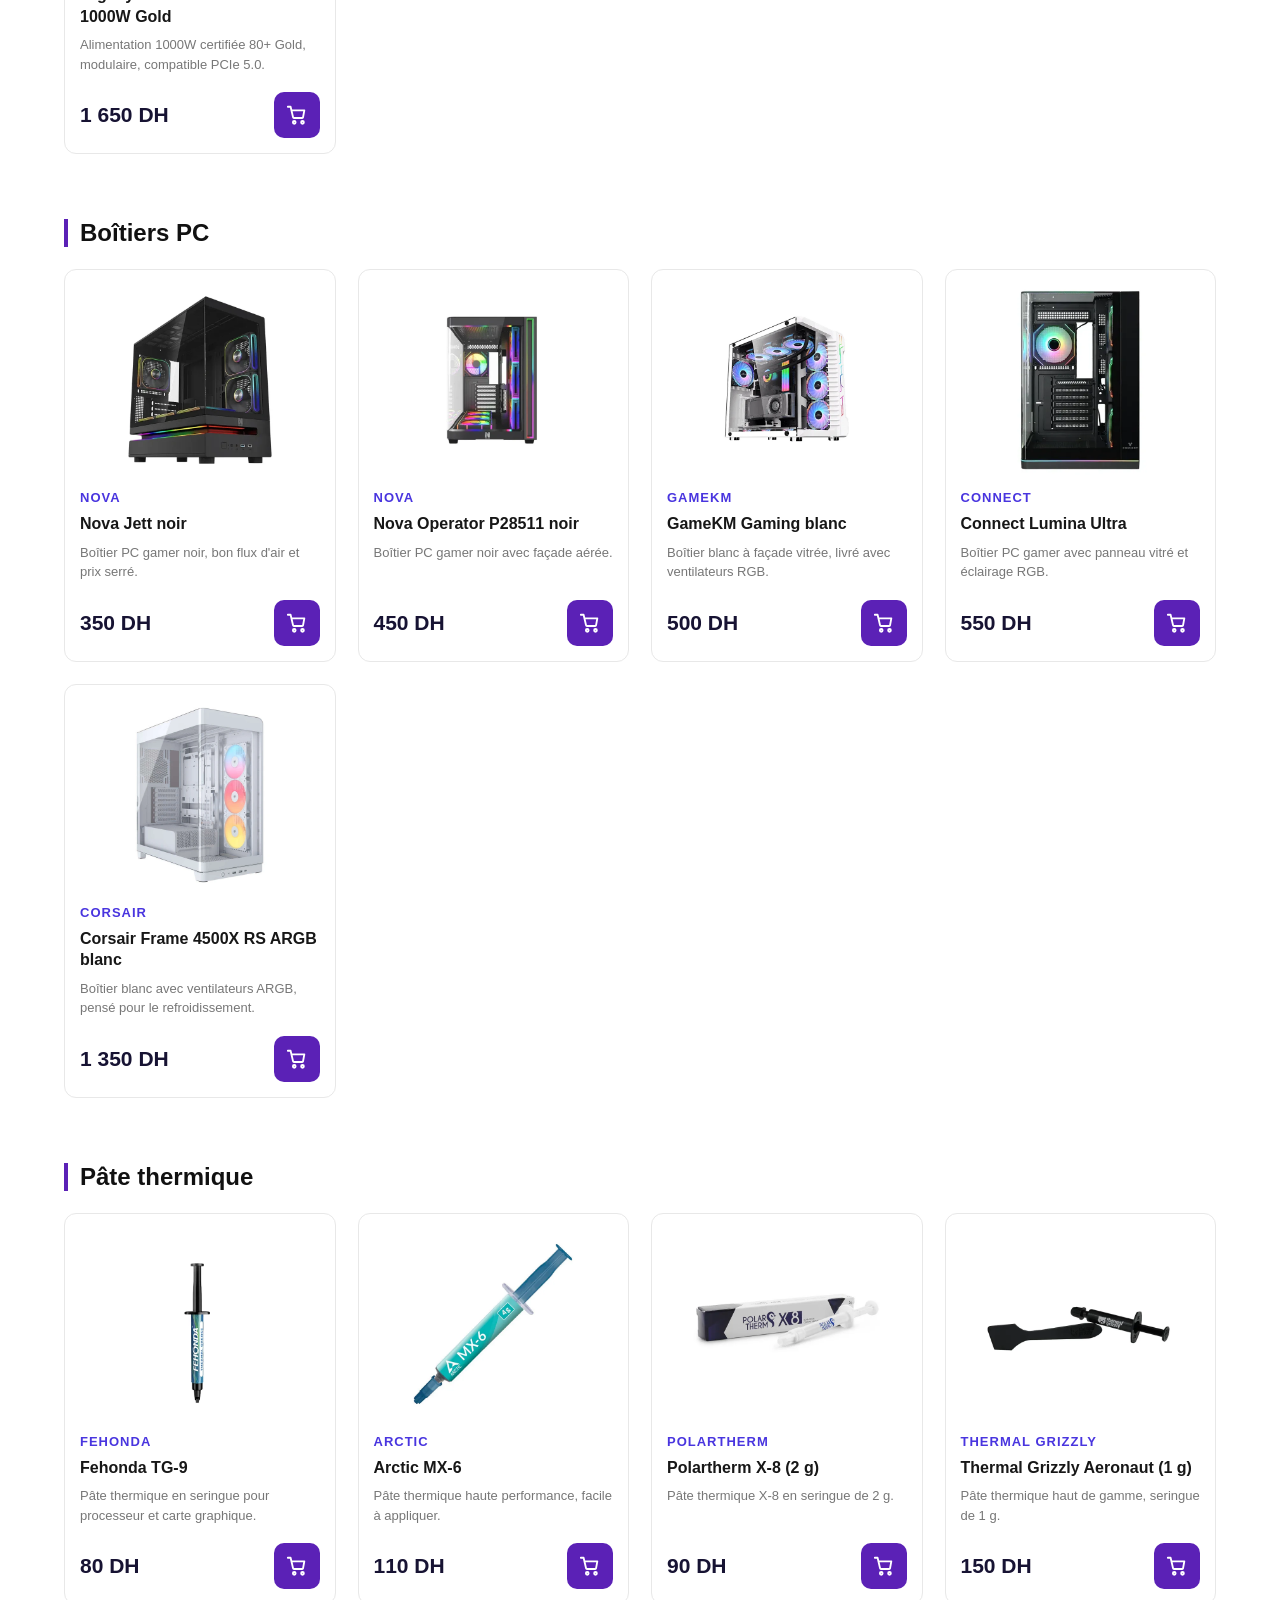
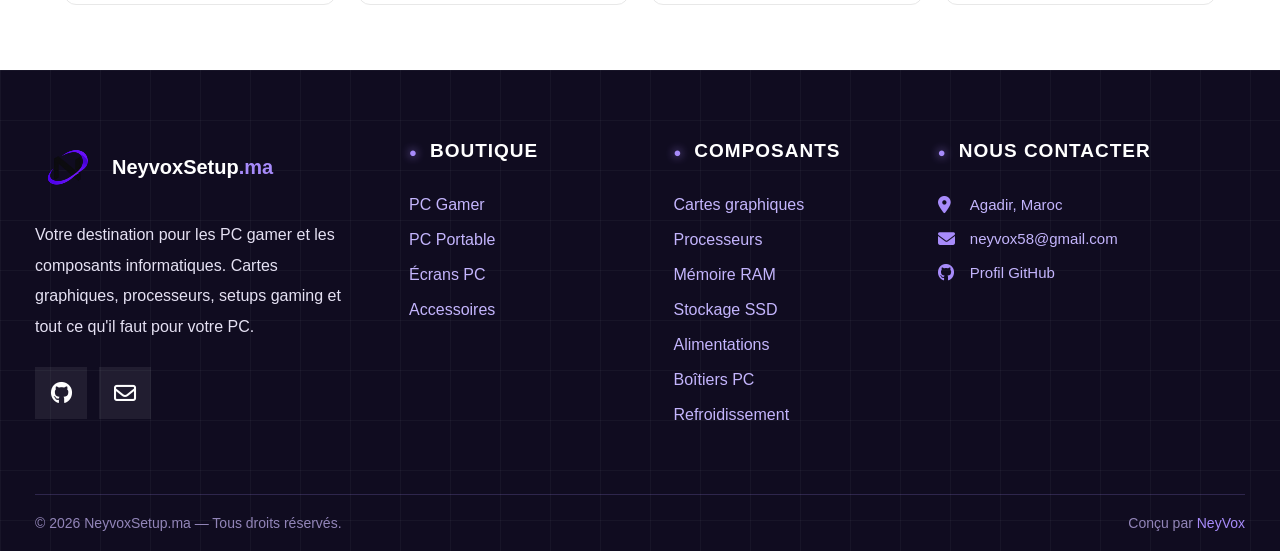
<file: composants.html>
<!DOCTYPE html>
<html lang="fr">
<head>
    <meta charset="UTF-8">
    <meta name="viewport" content="width=device-width, initial-scale=1.0">
    <meta name="description" content="Composants PC au Maroc - NeyvoxSetup.ma">
    <title>Composants PC | NeyvoxSetup.ma</title>
    <link rel="icon" href="image/logo/neyvox1.png">
    <link rel="stylesheet" href="style.css">
    <link rel="stylesheet" href="https://cdnjs.cloudflare.com/ajax/libs/font-awesome/6.7.2/css/all.min.css">
</head>
<body>

<header>
    <!-- Logo + recherche -->
    <div class="top-bar">
        <a href="index.html" class="logo-container">
            <img src="image/logo/neyvox1.png" alt="NeyvoxSetup" class="logo">
            <span>NeyvoxSetup<span class="domain">.ma</span></span>
        </a>

        <div class="search-box">
            <span class="search-icon">⌕</span>
            <input type="text" placeholder="Rechercher un PC, une RTX 5060, un écran...">
            <span class="slash">/</span>
        </div>

        <div class="nav-icons">
            <a href="https://github.com/neyvox01" target="_blank" rel="noopener">
                <img src="image/logo/github.png" alt="GitHub" title="GitHub">
            </a>
            <a href="mailto:neyvox58@gmail.com">
                <img src="image/logo/email.png" alt="Email" title="Email">
            </a>
        </div>
    </div>

    <!-- Menu -->
    <nav class="navbar">
        <a href="index.html" class="nav-link active">⚙ PC Configurator</a>
        <a href="pc-gamer.html" class="nav-link">PC Gamer</a>
        <a href="composants.html" class="nav-link current">Composants</a>
        <a href="ecrans.html" class="nav-link">Écrans PC</a>
        <a href="pc-portable.html" class="nav-link">PC Portable</a>
        <a href="accessoires.html" class="nav-link">Accessoires</a>
    </nav>
</header>

<main class="main">
    <h1 class="page-title">Composants <span>PC</span></h1>
    <p class="section-desc">Tous les composants pour votre PC</p>

    <!-- liens rapides vers les rayons -->
    <div class="sub-menu">
        <a href="#cartes-graphiques">Cartes graphiques</a>
        <a href="#processeurs-amd">Processeurs AMD</a>
        <a href="#processeurs-intel">Processeurs Intel</a>
        <a href="#memoire-ram-ddr4">Mémoire RAM DDR4</a>
        <a href="#memoire-ram-ddr5">Mémoire RAM DDR5</a>
        <a href="#ssd-nvme">SSD NVMe</a>
        <a href="#ssd-sata">SSD SATA</a>
        <a href="#alimentations">Alimentations</a>
        <a href="#boitiers-pc">Boîtiers PC</a>
        <a href="#pate-thermique">Pâte thermique</a>
    </div>

    <section class="shop-section" id="cartes-graphiques">
        <h2>Cartes graphiques</h2>

        <div class="products-grid">

            <article class="product-card">
                <img src="image/composants/cartes-graphiques/rtx-3050.jpg" alt="GeForce RTX 3050" loading="lazy">
                <span class="brand">NVIDIA</span>
                <h3>GeForce RTX 3050</h3>
                <p class="desc">Carte graphique d'entrée de gamme, idéale pour jouer en Full HD aux jeux légers.</p>
                <div class="buy">
                    <span class="price">2 200 DH</span>
                    <a href="mailto:neyvox58@gmail.com?subject=Commande%20-%20GeForce%20RTX%203050" class="cart-btn" aria-label="Commander GeForce RTX 3050" title="Commander"><svg viewBox="0 0 24 24" width="22" height="22" fill="none" stroke="currentColor" stroke-width="2" stroke-linecap="round" stroke-linejoin="round"><circle cx="9" cy="20" r="1.5"/><circle cx="18" cy="20" r="1.5"/><path d="M2 3h3l2.7 11.5a1 1 0 0 0 1 .8h8.9a1 1 0 0 0 1-.8L20 7H6"/></svg></a>
                </div>
            </article>

            <article class="product-card">
                <img src="image/composants/cartes-graphiques/rtx-3060.jpg" alt="GeForce RTX 3060" loading="lazy">
                <span class="brand">NVIDIA</span>
                <h3>GeForce RTX 3060</h3>
                <p class="desc">Carte graphique milieu de gamme pour jouer en Full HD avec de bons réglages.</p>
                <div class="buy">
                    <span class="price">2 900 DH</span>
                    <a href="mailto:neyvox58@gmail.com?subject=Commande%20-%20GeForce%20RTX%203060" class="cart-btn" aria-label="Commander GeForce RTX 3060" title="Commander"><svg viewBox="0 0 24 24" width="22" height="22" fill="none" stroke="currentColor" stroke-width="2" stroke-linecap="round" stroke-linejoin="round"><circle cx="9" cy="20" r="1.5"/><circle cx="18" cy="20" r="1.5"/><path d="M2 3h3l2.7 11.5a1 1 0 0 0 1 .8h8.9a1 1 0 0 0 1-.8L20 7H6"/></svg></a>
                </div>
            </article>

            <article class="product-card">
                <img src="image/composants/cartes-graphiques/rtx-4060-ti.jpg" alt="GeForce RTX 4060 Ti" loading="lazy">
                <span class="brand">NVIDIA</span>
                <h3>GeForce RTX 4060 Ti</h3>
                <p class="desc">GeForce RTX 4060 Ti avec DLSS 3 pour jouer en Full HD et 1440p.</p>
                <div class="buy">
                    <span class="price">4 700 DH</span>
                    <a href="mailto:neyvox58@gmail.com?subject=Commande%20-%20GeForce%20RTX%204060%20Ti" class="cart-btn" aria-label="Commander GeForce RTX 4060 Ti" title="Commander"><svg viewBox="0 0 24 24" width="22" height="22" fill="none" stroke="currentColor" stroke-width="2" stroke-linecap="round" stroke-linejoin="round"><circle cx="9" cy="20" r="1.5"/><circle cx="18" cy="20" r="1.5"/><path d="M2 3h3l2.7 11.5a1 1 0 0 0 1 .8h8.9a1 1 0 0 0 1-.8L20 7H6"/></svg></a>
                </div>
            </article>

            <article class="product-card">
                <img src="image/composants/cartes-graphiques/rtx-4070.jpg" alt="GeForce RTX 4070" loading="lazy">
                <span class="brand">NVIDIA</span>
                <h3>GeForce RTX 4070</h3>
                <p class="desc">RTX 4070 Super, 12 Go GDDR6X, très à l'aise en 1440p.</p>
                <div class="buy">
                    <span class="price">7 200 DH</span>
                    <a href="mailto:neyvox58@gmail.com?subject=Commande%20-%20GeForce%20RTX%204070" class="cart-btn" aria-label="Commander GeForce RTX 4070" title="Commander"><svg viewBox="0 0 24 24" width="22" height="22" fill="none" stroke="currentColor" stroke-width="2" stroke-linecap="round" stroke-linejoin="round"><circle cx="9" cy="20" r="1.5"/><circle cx="18" cy="20" r="1.5"/><path d="M2 3h3l2.7 11.5a1 1 0 0 0 1 .8h8.9a1 1 0 0 0 1-.8L20 7H6"/></svg></a>
                </div>
            </article>

            <article class="product-card">
                <img src="image/composants/cartes-graphiques/rtx-4080.jpg" alt="GeForce RTX 4080" loading="lazy">
                <span class="brand">NVIDIA</span>
                <h3>GeForce RTX 4080</h3>
                <p class="desc">RTX 4080, 16 Go GDDR6X, pour le 4K et le 1440p très haute fréquence.</p>
                <div class="buy">
                    <span class="price">14 000 DH</span>
                    <a href="mailto:neyvox58@gmail.com?subject=Commande%20-%20GeForce%20RTX%204080" class="cart-btn" aria-label="Commander GeForce RTX 4080" title="Commander"><svg viewBox="0 0 24 24" width="22" height="22" fill="none" stroke="currentColor" stroke-width="2" stroke-linecap="round" stroke-linejoin="round"><circle cx="9" cy="20" r="1.5"/><circle cx="18" cy="20" r="1.5"/><path d="M2 3h3l2.7 11.5a1 1 0 0 0 1 .8h8.9a1 1 0 0 0 1-.8L20 7H6"/></svg></a>
                </div>
            </article>

            <article class="product-card">
                <img src="image/composants/cartes-graphiques/rtx-4090.jpg" alt="GeForce RTX 4090" loading="lazy">
                <span class="brand">NVIDIA</span>
                <h3>GeForce RTX 4090</h3>
                <p class="desc">RTX 4090, 24 Go GDDR6X, la puissance maximale pour le 4K et la création.</p>
                <div class="buy">
                    <span class="price">28 000 DH</span>
                    <a href="mailto:neyvox58@gmail.com?subject=Commande%20-%20GeForce%20RTX%204090" class="cart-btn" aria-label="Commander GeForce RTX 4090" title="Commander"><svg viewBox="0 0 24 24" width="22" height="22" fill="none" stroke="currentColor" stroke-width="2" stroke-linecap="round" stroke-linejoin="round"><circle cx="9" cy="20" r="1.5"/><circle cx="18" cy="20" r="1.5"/><path d="M2 3h3l2.7 11.5a1 1 0 0 0 1 .8h8.9a1 1 0 0 0 1-.8L20 7H6"/></svg></a>
                </div>
            </article>

            <article class="product-card">
                <img src="image/composants/cartes-graphiques/rtx-5060.webp" alt="GeForce RTX 5060" loading="lazy">
                <span class="brand">NVIDIA</span>
                <h3>GeForce RTX 5060</h3>
                <p class="desc">RTX 5060, 8 Go GDDR7, architecture Blackwell et DLSS 4.</p>
                <div class="buy">
                    <span class="price">4 300 DH</span>
                    <a href="mailto:neyvox58@gmail.com?subject=Commande%20-%20GeForce%20RTX%205060" class="cart-btn" aria-label="Commander GeForce RTX 5060" title="Commander"><svg viewBox="0 0 24 24" width="22" height="22" fill="none" stroke="currentColor" stroke-width="2" stroke-linecap="round" stroke-linejoin="round"><circle cx="9" cy="20" r="1.5"/><circle cx="18" cy="20" r="1.5"/><path d="M2 3h3l2.7 11.5a1 1 0 0 0 1 .8h8.9a1 1 0 0 0 1-.8L20 7H6"/></svg></a>
                </div>
            </article>

            <article class="product-card">
                <img src="image/composants/cartes-graphiques/rtx-5070.jpg" alt="GeForce RTX 5070" loading="lazy">
                <span class="brand">NVIDIA</span>
                <h3>GeForce RTX 5070</h3>
                <p class="desc">RTX 5070, 12 Go GDDR7, architecture Blackwell et DLSS 4 pour le 1440p.</p>
                <div class="buy">
                    <span class="price">8 600 DH</span>
                    <a href="mailto:neyvox58@gmail.com?subject=Commande%20-%20GeForce%20RTX%205070" class="cart-btn" aria-label="Commander GeForce RTX 5070" title="Commander"><svg viewBox="0 0 24 24" width="22" height="22" fill="none" stroke="currentColor" stroke-width="2" stroke-linecap="round" stroke-linejoin="round"><circle cx="9" cy="20" r="1.5"/><circle cx="18" cy="20" r="1.5"/><path d="M2 3h3l2.7 11.5a1 1 0 0 0 1 .8h8.9a1 1 0 0 0 1-.8L20 7H6"/></svg></a>
                </div>
            </article>

            <article class="product-card">
                <img src="image/composants/cartes-graphiques/rtx-5080.webp" alt="GeForce RTX 5080" loading="lazy">
                <span class="brand">NVIDIA</span>
                <h3>GeForce RTX 5080</h3>
                <p class="desc">RTX 5080, 16 Go GDDR7, performances très élevées en 4K.</p>
                <div class="buy">
                    <span class="price">18 500 DH</span>
                    <a href="mailto:neyvox58@gmail.com?subject=Commande%20-%20GeForce%20RTX%205080" class="cart-btn" aria-label="Commander GeForce RTX 5080" title="Commander"><svg viewBox="0 0 24 24" width="22" height="22" fill="none" stroke="currentColor" stroke-width="2" stroke-linecap="round" stroke-linejoin="round"><circle cx="9" cy="20" r="1.5"/><circle cx="18" cy="20" r="1.5"/><path d="M2 3h3l2.7 11.5a1 1 0 0 0 1 .8h8.9a1 1 0 0 0 1-.8L20 7H6"/></svg></a>
                </div>
            </article>

            <article class="product-card">
                <img src="image/composants/cartes-graphiques/rtx-5090.webp" alt="GeForce RTX 5090" loading="lazy">
                <span class="brand">NVIDIA</span>
                <h3>GeForce RTX 5090</h3>
                <p class="desc">RTX 5090, 32 Go GDDR7, la carte la plus puissante de la gamme GeForce.</p>
                <div class="buy">
                    <span class="price">32 000 DH</span>
                    <a href="mailto:neyvox58@gmail.com?subject=Commande%20-%20GeForce%20RTX%205090" class="cart-btn" aria-label="Commander GeForce RTX 5090" title="Commander"><svg viewBox="0 0 24 24" width="22" height="22" fill="none" stroke="currentColor" stroke-width="2" stroke-linecap="round" stroke-linejoin="round"><circle cx="9" cy="20" r="1.5"/><circle cx="18" cy="20" r="1.5"/><path d="M2 3h3l2.7 11.5a1 1 0 0 0 1 .8h8.9a1 1 0 0 0 1-.8L20 7H6"/></svg></a>
                </div>
            </article>

        </div>
    </section>

    <section class="shop-section" id="processeurs-amd">
        <h2>Processeurs AMD</h2>

        <div class="products-grid">

            <article class="product-card">
                <img src="image/composants/processeurs/amd/ryzen-5-3400g.webp" alt="AMD Ryzen 5 3400G" loading="lazy">
                <span class="brand">AMD</span>
                <h3>AMD Ryzen 5 3400G</h3>
                <p class="desc">4 cœurs / 8 threads avec graphique Vega 11 intégré, socket AM4.</p>
                <div class="buy">
                    <span class="price">1 100 DH</span>
                    <a href="mailto:neyvox58@gmail.com?subject=Commande%20-%20AMD%20Ryzen%205%203400G" class="cart-btn" aria-label="Commander AMD Ryzen 5 3400G" title="Commander"><svg viewBox="0 0 24 24" width="22" height="22" fill="none" stroke="currentColor" stroke-width="2" stroke-linecap="round" stroke-linejoin="round"><circle cx="9" cy="20" r="1.5"/><circle cx="18" cy="20" r="1.5"/><path d="M2 3h3l2.7 11.5a1 1 0 0 0 1 .8h8.9a1 1 0 0 0 1-.8L20 7H6"/></svg></a>
                </div>
            </article>

            <article class="product-card">
                <img src="image/composants/processeurs/amd/ryzen-5-5500.webp" alt="AMD Ryzen 5 5500 (Tray)" loading="lazy">
                <span class="brand">AMD</span>
                <h3>AMD Ryzen 5 5500 (Tray)</h3>
                <p class="desc">6 cœurs / 12 threads, de 3,6 à 4,2 GHz, socket AM4. Sans ventirad.</p>
                <div class="buy">
                    <span class="price">950 DH</span>
                    <a href="mailto:neyvox58@gmail.com?subject=Commande%20-%20AMD%20Ryzen%205%205500%20%28Tray%29" class="cart-btn" aria-label="Commander AMD Ryzen 5 5500 (Tray)" title="Commander"><svg viewBox="0 0 24 24" width="22" height="22" fill="none" stroke="currentColor" stroke-width="2" stroke-linecap="round" stroke-linejoin="round"><circle cx="9" cy="20" r="1.5"/><circle cx="18" cy="20" r="1.5"/><path d="M2 3h3l2.7 11.5a1 1 0 0 0 1 .8h8.9a1 1 0 0 0 1-.8L20 7H6"/></svg></a>
                </div>
            </article>

            <article class="product-card">
                <img src="image/composants/processeurs/amd/ryzen-5-7600x-tray.webp" alt="AMD Ryzen 5 7600X (Tray)" loading="lazy">
                <span class="brand">AMD</span>
                <h3>AMD Ryzen 5 7600X (Tray)</h3>
                <p class="desc">6 cœurs / 12 threads, jusqu'à 5,3 GHz, socket AM5. Sans ventirad.</p>
                <div class="buy">
                    <span class="price">2 300 DH</span>
                    <a href="mailto:neyvox58@gmail.com?subject=Commande%20-%20AMD%20Ryzen%205%207600X%20%28Tray%29" class="cart-btn" aria-label="Commander AMD Ryzen 5 7600X (Tray)" title="Commander"><svg viewBox="0 0 24 24" width="22" height="22" fill="none" stroke="currentColor" stroke-width="2" stroke-linecap="round" stroke-linejoin="round"><circle cx="9" cy="20" r="1.5"/><circle cx="18" cy="20" r="1.5"/><path d="M2 3h3l2.7 11.5a1 1 0 0 0 1 .8h8.9a1 1 0 0 0 1-.8L20 7H6"/></svg></a>
                </div>
            </article>

            <article class="product-card">
                <img src="image/composants/processeurs/amd/ryzen-5-7600x.webp" alt="AMD Ryzen 5 7600X" loading="lazy">
                <span class="brand">AMD</span>
                <h3>AMD Ryzen 5 7600X</h3>
                <p class="desc">6 cœurs / 12 threads, jusqu'à 5,3 GHz, socket AM5. Sans ventirad.</p>
                <div class="buy">
                    <span class="price">2 450 DH</span>
                    <a href="mailto:neyvox58@gmail.com?subject=Commande%20-%20AMD%20Ryzen%205%207600X" class="cart-btn" aria-label="Commander AMD Ryzen 5 7600X" title="Commander"><svg viewBox="0 0 24 24" width="22" height="22" fill="none" stroke="currentColor" stroke-width="2" stroke-linecap="round" stroke-linejoin="round"><circle cx="9" cy="20" r="1.5"/><circle cx="18" cy="20" r="1.5"/><path d="M2 3h3l2.7 11.5a1 1 0 0 0 1 .8h8.9a1 1 0 0 0 1-.8L20 7H6"/></svg></a>
                </div>
            </article>

            <article class="product-card">
                <img src="image/composants/processeurs/amd/ryzen-7-5700x.webp" alt="AMD Ryzen 7 5700X (Tray)" loading="lazy">
                <span class="brand">AMD</span>
                <h3>AMD Ryzen 7 5700X (Tray)</h3>
                <p class="desc">8 cœurs / 16 threads, jusqu'à 4,6 GHz, socket AM4. Sans ventirad.</p>
                <div class="buy">
                    <span class="price">1 750 DH</span>
                    <a href="mailto: neyvox58@gmail.com?subject=Commande%20-%20AMD%20Ryzen%207%205700X%20%28Tray%29" class="cart-btn" aria-label="Commander AMD Ryzen 7 5700X (Tray)" title="Commander"><svg viewBox="0 0 24 24" width="22" height="22" fill="none" stroke="currentColor" stroke-width="2" stroke-linecap="round" stroke-linejoin="round"><circle cx="9" cy="20" r="1.5"/><circle cx="18" cy="20" r="1.5"/><path d="M2 3h3l2.7 11.5a1 1 0 0 0 1 .8h8.9a1 1 0 0 0 1-.8L20 7H6"/></svg></a>
                </div>
            </article>

            <article class="product-card">
                <img src="image/composants/processeurs/amd/ryzen-7-7700x.webp" alt="AMD Ryzen 7 7700X (Tray)" loading="lazy">
                <span class="brand">AMD</span>
                <h3>AMD Ryzen 7 7700X (Tray)</h3>
                <p class="desc">8 cœurs / 16 threads, jusqu'à 5,4 GHz, socket AM5. Sans ventirad.</p>
                <div class="buy">
                    <span class="price">3 100 DH</span>
                    <a href="mailto:neyvox58@gmail.com?subject=Commande%20-%20AMD%20Ryzen%207%207700X%20%28Tray%29" class="cart-btn" aria-label="Commander AMD Ryzen 7 7700X (Tray)" title="Commander"><svg viewBox="0 0 24 24" width="22" height="22" fill="none" stroke="currentColor" stroke-width="2" stroke-linecap="round" stroke-linejoin="round"><circle cx="9" cy="20" r="1.5"/><circle cx="18" cy="20" r="1.5"/><path d="M2 3h3l2.7 11.5a1 1 0 0 0 1 .8h8.9a1 1 0 0 0 1-.8L20 7H6"/></svg></a>
                </div>
            </article>

            <article class="product-card">
                <img src="image/composants/processeurs/amd/ryzen-7-7800x3d.webp" alt="AMD Ryzen 7 7800X3D (Tray)" loading="lazy">
                <span class="brand">AMD</span>
                <h3>AMD Ryzen 7 7800X3D (Tray)</h3>
                <p class="desc">8 cœurs / 16 threads avec 3D V-Cache, le processeur gaming de référence, socket AM5.</p>
                <div class="buy">
                    <span class="price">4 300 DH</span>
                    <a href="mailto:neyvox58@gmail.com?subject=Commande%20-%20AMD%20Ryzen%207%207800X3D%20%28Tray%29" class="cart-btn" aria-label="Commander AMD Ryzen 7 7800X3D (Tray)" title="Commander"><svg viewBox="0 0 24 24" width="22" height="22" fill="none" stroke="currentColor" stroke-width="2" stroke-linecap="round" stroke-linejoin="round"><circle cx="9" cy="20" r="1.5"/><circle cx="18" cy="20" r="1.5"/><path d="M2 3h3l2.7 11.5a1 1 0 0 0 1 .8h8.9a1 1 0 0 0 1-.8L20 7H6"/></svg></a>
                </div>
            </article>

        </div>
    </section>

    <section class="shop-section" id="processeurs-intel">
        <h2>Processeurs Intel</h2>

        <div class="products-grid">

            <article class="product-card">
                <img src="image/composants/processeurs/intel/core-i5-10400f.webp" alt="Intel Core i5-10400F (Tray)" loading="lazy">
                <span class="brand">Intel</span>
                <h3>Intel Core i5-10400F (Tray)</h3>
                <p class="desc">6 cœurs / 12 threads, jusqu'à 4,3 GHz, socket LGA1200.</p>
                <div class="buy">
                    <span class="price">900 DH</span>
                    <a href="mailto:neyvox58@gmail.com?subject=Commande%20-%20Intel%20Core%20i5-10400F%20%28Tray%29" class="cart-btn" aria-label="Commander Intel Core i5-10400F (Tray)" title="Commander"><svg viewBox="0 0 24 24" width="22" height="22" fill="none" stroke="currentColor" stroke-width="2" stroke-linecap="round" stroke-linejoin="round"><circle cx="9" cy="20" r="1.5"/><circle cx="18" cy="20" r="1.5"/><path d="M2 3h3l2.7 11.5a1 1 0 0 0 1 .8h8.9a1 1 0 0 0 1-.8L20 7H6"/></svg></a>
                </div>
            </article>

            <article class="product-card">
                <img src="image/composants/processeurs/intel/core-i5-13400f.webp" alt="Intel Core i5-13400F" loading="lazy">
                <span class="brand">Intel</span>
                <h3>Intel Core i5-13400F</h3>
                <p class="desc">10 cœurs (6P + 4E) / 16 threads, jusqu'à 4,6 GHz, socket LGA1700.</p>
                <div class="buy">
                    <span class="price">1 800 DH</span>
                    <a href="mailto:neyvox58@gmail.com?subject=Commande%20-%20Intel%20Core%20i5-13400F" class="cart-btn" aria-label="Commander Intel Core i5-13400F" title="Commander"><svg viewBox="0 0 24 24" width="22" height="22" fill="none" stroke="currentColor" stroke-width="2" stroke-linecap="round" stroke-linejoin="round"><circle cx="9" cy="20" r="1.5"/><circle cx="18" cy="20" r="1.5"/><path d="M2 3h3l2.7 11.5a1 1 0 0 0 1 .8h8.9a1 1 0 0 0 1-.8L20 7H6"/></svg></a>
                </div>
            </article>

            <article class="product-card">
                <img src="image/composants/processeurs/intel/core-i5-13600kf.webp" alt="Intel Core i5-13600KF (Tray)" loading="lazy">
                <span class="brand">Intel</span>
                <h3>Intel Core i5-13600KF (Tray)</h3>
                <p class="desc">14 cœurs (6P + 8E) / 20 threads, jusqu'à 5,1 GHz, déverrouillé.</p>
                <div class="buy">
                    <span class="price">2 700 DH</span>
                    <a href="mailto:neyvox58@gmail.com?subject=Commande%20-%20Intel%20Core%20i5-13600KF%20%28Tray%29" class="cart-btn" aria-label="Commander Intel Core i5-13600KF (Tray)" title="Commander"><svg viewBox="0 0 24 24" width="22" height="22" fill="none" stroke="currentColor" stroke-width="2" stroke-linecap="round" stroke-linejoin="round"><circle cx="9" cy="20" r="1.5"/><circle cx="18" cy="20" r="1.5"/><path d="M2 3h3l2.7 11.5a1 1 0 0 0 1 .8h8.9a1 1 0 0 0 1-.8L20 7H6"/></svg></a>
                </div>
            </article>

            <article class="product-card">
                <img src="image/composants/processeurs/intel/core-i5-14400f.webp" alt="Intel Core i5-14400F (Tray)" loading="lazy">
                <span class="brand">Intel</span>
                <h3>Intel Core i5-14400F (Tray)</h3>
                <p class="desc">10 cœurs / 16 threads, jusqu'à 4,7 GHz, socket LGA1700.</p>
                <div class="buy">
                    <span class="price">1 900 DH</span>
                    <a href="mailto:neyvox58@gmail.com?subject=Commande%20-%20Intel%20Core%20i5-14400F%20%28Tray%29" class="cart-btn" aria-label="Commander Intel Core i5-14400F (Tray)" title="Commander"><svg viewBox="0 0 24 24" width="22" height="22" fill="none" stroke="currentColor" stroke-width="2" stroke-linecap="round" stroke-linejoin="round"><circle cx="9" cy="20" r="1.5"/><circle cx="18" cy="20" r="1.5"/><path d="M2 3h3l2.7 11.5a1 1 0 0 0 1 .8h8.9a1 1 0 0 0 1-.8L20 7H6"/></svg></a>
                </div>
            </article>

            <article class="product-card">
                <img src="image/composants/processeurs/intel/core-i5-14600kf.webp" alt="Intel Core i5-14600KF (Tray)" loading="lazy">
                <span class="brand">Intel</span>
                <h3>Intel Core i5-14600KF (Tray)</h3>
                <p class="desc">14 cœurs / 20 threads, jusqu'à 5,3 GHz, déverrouillé.</p>
                <div class="buy">
                    <span class="price">2 950 DH</span>
                    <a href="mailto:neyvox58@gmail.com?subject=Commande%20-%20Intel%20Core%20i5-14600KF%20%28Tray%29" class="cart-btn" aria-label="Commander Intel Core i5-14600KF (Tray)" title="Commander"><svg viewBox="0 0 24 24" width="22" height="22" fill="none" stroke="currentColor" stroke-width="2" stroke-linecap="round" stroke-linejoin="round"><circle cx="9" cy="20" r="1.5"/><circle cx="18" cy="20" r="1.5"/><path d="M2 3h3l2.7 11.5a1 1 0 0 0 1 .8h8.9a1 1 0 0 0 1-.8L20 7H6"/></svg></a>
                </div>
            </article>

            <article class="product-card">
                <img src="image/composants/processeurs/intel/core-i9-14900kf.webp" alt="Intel Core i9-14900KF (Tray)" loading="lazy">
                <span class="brand">Intel</span>
                <h3>Intel Core i9-14900KF (Tray)</h3>
                <p class="desc">24 cœurs (8P + 16E) / 32 threads, jusqu'à 5,8 GHz, déverrouillé.</p>
                <div class="buy">
                    <span class="price">5 200 DH</span>
                    <a href="mailto:neyvox58@gmail.com?subject=Commande%20-%20Intel%20Core%20i9-14900KF%20%28Tray%29" class="cart-btn" aria-label="Commander Intel Core i9-14900KF (Tray)" title="Commander"><svg viewBox="0 0 24 24" width="22" height="22" fill="none" stroke="currentColor" stroke-width="2" stroke-linecap="round" stroke-linejoin="round"><circle cx="9" cy="20" r="1.5"/><circle cx="18" cy="20" r="1.5"/><path d="M2 3h3l2.7 11.5a1 1 0 0 0 1 .8h8.9a1 1 0 0 0 1-.8L20 7H6"/></svg></a>
                </div>
            </article>

        </div>
    </section>

    <section class="shop-section" id="memoire-ram-ddr4">
        <h2>Mémoire RAM DDR4</h2>

        <div class="products-grid">

            <article class="product-card">
                <img src="image/composants/ram/ddr4/corsair-vengeance-rgb-pro-16go.webp" alt="Corsair Vengeance RGB Pro 16 Go (2x8) 3200 MHz" loading="lazy">
                <span class="brand">Corsair</span>
                <h3>Corsair Vengeance RGB Pro 16 Go (2x8) 3200 MHz</h3>
                <p class="desc">Kit 2x8 Go DDR4 3200 MHz CL16 avec éclairage RGB.</p>
                <div class="buy">
                    <span class="price">750 DH</span>
                    <a href="mailto:neyvox58@gmail.com?subject=Commande%20-%20Corsair%20Vengeance%20RGB%20Pro%2016%20Go%20%282x8%29%203200%20MHz" class="cart-btn" aria-label="Commander Corsair Vengeance RGB Pro 16 Go (2x8) 3200 MHz" title="Commander"><svg viewBox="0 0 24 24" width="22" height="22" fill="none" stroke="currentColor" stroke-width="2" stroke-linecap="round" stroke-linejoin="round"><circle cx="9" cy="20" r="1.5"/><circle cx="18" cy="20" r="1.5"/><path d="M2 3h3l2.7 11.5a1 1 0 0 0 1 .8h8.9a1 1 0 0 0 1-.8L20 7H6"/></svg></a>
                </div>
            </article>

            <article class="product-card">
                <img src="image/composants/ram/ddr4/corsair-vengeance-rgb-pro-32go.webp" alt="Corsair Vengeance RGB Pro 32 Go (2x16) 3200 MHz" loading="lazy">
                <span class="brand">Corsair</span>
                <h3>Corsair Vengeance RGB Pro 32 Go (2x16) 3200 MHz</h3>
                <p class="desc">Kit 2x16 Go DDR4 3200 MHz CL16 avec éclairage RGB.</p>
                <div class="buy">
                    <span class="price">1 400 DH</span>
                    <a href="mailto:neyvox58@gmail.com?subject=Commande%20-%20Corsair%20Vengeance%20RGB%20Pro%2032%20Go%20%282x16%29%203200%20MHz" class="cart-btn" aria-label="Commander Corsair Vengeance RGB Pro 32 Go (2x16) 3200 MHz" title="Commander"><svg viewBox="0 0 24 24" width="22" height="22" fill="none" stroke="currentColor" stroke-width="2" stroke-linecap="round" stroke-linejoin="round"><circle cx="9" cy="20" r="1.5"/><circle cx="18" cy="20" r="1.5"/><path d="M2 3h3l2.7 11.5a1 1 0 0 0 1 .8h8.9a1 1 0 0 0 1-.8L20 7H6"/></svg></a>
                </div>
            </article>

            <article class="product-card">
                <img src="image/composants/ram/ddr4/corsair-vengeance-lpx-16go.webp" alt="Corsair Vengeance LPX 16 Go (2x8) 3200 MHz" loading="lazy">
                <span class="brand">Corsair</span>
                <h3>Corsair Vengeance LPX 16 Go (2x8) 3200 MHz</h3>
                <p class="desc">Kit 2x8 Go DDR4 3200 MHz CL16, format Low Profile compact.</p>
                <div class="buy">
                    <span class="price">650 DH</span>
                    <a href="mailto:neyvox58@gmail.com?subject=Commande%20-%20Corsair%20Vengeance%20LPX%2016%20Go%20%282x8%29%203200%20MHz" class="cart-btn" aria-label="Commander Corsair Vengeance LPX 16 Go (2x8) 3200 MHz" title="Commander"><svg viewBox="0 0 24 24" width="22" height="22" fill="none" stroke="currentColor" stroke-width="2" stroke-linecap="round" stroke-linejoin="round"><circle cx="9" cy="20" r="1.5"/><circle cx="18" cy="20" r="1.5"/><path d="M2 3h3l2.7 11.5a1 1 0 0 0 1 .8h8.9a1 1 0 0 0 1-.8L20 7H6"/></svg></a>
                </div>
            </article>

            <article class="product-card">
                <img src="image/composants/ram/ddr4/xpg-gammix.webp" alt="XPG Gammix DDR4" loading="lazy">
                <span class="brand">XPG</span>
                <h3>XPG Gammix DDR4</h3>
                <p class="desc">Barrette de RAM DDR4 gaming avec dissipateur, de la gamme XPG Gammix.</p>
                <div class="buy">
                    <span class="price">750 DH</span>
                    <a href="mailto:neyvox58@gmail.com?subject=Commande%20-%20XPG%20Gammix%20DDR4" class="cart-btn" aria-label="Commander XPG Gammix DDR4" title="Commander"><svg viewBox="0 0 24 24" width="22" height="22" fill="none" stroke="currentColor" stroke-width="2" stroke-linecap="round" stroke-linejoin="round"><circle cx="9" cy="20" r="1.5"/><circle cx="18" cy="20" r="1.5"/><path d="M2 3h3l2.7 11.5a1 1 0 0 0 1 .8h8.9a1 1 0 0 0 1-.8L20 7H6"/></svg></a>
                </div>
            </article>

        </div>
    </section>

    <section class="shop-section" id="memoire-ram-ddr5">
        <h2>Mémoire RAM DDR5</h2>

        <div class="products-grid">

            <article class="product-card">
                <img src="image/composants/ram/ddr5/lexar-ares-rgb-32go.webp" alt="Lexar Ares RGB 32 Go (2x16) 6400 MHz CL32" loading="lazy">
                <span class="brand">Lexar</span>
                <h3>Lexar Ares RGB 32 Go (2x16) 6400 MHz CL32</h3>
                <p class="desc">Kit 2x16 Go DDR5 6400 MHz CL32 avec éclairage RGB.</p>
                <div class="buy">
                    <span class="price">2 400 DH</span>
                    <a href="mailto:neyvox58@gmail.com?subject=Commande%20-%20Lexar%20Ares%20RGB%2032%20Go%20%282x16%29%206400%20MHz%20CL32" class="cart-btn" aria-label="Commander Lexar Ares RGB 32 Go (2x16) 6400 MHz CL32" title="Commander"><svg viewBox="0 0 24 24" width="22" height="22" fill="none" stroke="currentColor" stroke-width="2" stroke-linecap="round" stroke-linejoin="round"><circle cx="9" cy="20" r="1.5"/><circle cx="18" cy="20" r="1.5"/><path d="M2 3h3l2.7 11.5a1 1 0 0 0 1 .8h8.9a1 1 0 0 0 1-.8L20 7H6"/></svg></a>
                </div>
            </article>

            <article class="product-card">
                <img src="image/composants/ram/ddr5/xpg-lancer-blade-blanc.png" alt="XPG Lancer Blade 8 Go 5600 MHz RGB blanc" loading="lazy">
                <span class="brand">XPG</span>
                <h3>XPG Lancer Blade 8 Go 5600 MHz RGB blanc</h3>
                <p class="desc">Barrette de 8 Go DDR5 5600 MHz avec dissipateur blanc et éclairage RGB.</p>
                <div class="buy">
                    <span class="price">600 DH</span>
                    <a href="mailto:neyvox58@gmail.com?subject=Commande%20-%20XPG%20Lancer%20Blade%208%20Go%205600%20MHz%20RGB%20blanc" class="cart-btn" aria-label="Commander XPG Lancer Blade 8 Go 5600 MHz RGB blanc" title="Commander"><svg viewBox="0 0 24 24" width="22" height="22" fill="none" stroke="currentColor" stroke-width="2" stroke-linecap="round" stroke-linejoin="round"><circle cx="9" cy="20" r="1.5"/><circle cx="18" cy="20" r="1.5"/><path d="M2 3h3l2.7 11.5a1 1 0 0 0 1 .8h8.9a1 1 0 0 0 1-.8L20 7H6"/></svg></a>
                </div>
            </article>

            <article class="product-card">
                <img src="image/composants/ram/ddr5/xpg-lancer-blade-noir.png" alt="XPG Lancer Blade DDR5 noir" loading="lazy">
                <span class="brand">XPG</span>
                <h3>XPG Lancer Blade DDR5 noir</h3>
                <p class="desc">Barrette de RAM DDR5 XPG Lancer Blade avec dissipateur noir.</p>
                <div class="buy">
                    <span class="price">1 100 DH</span>
                    <a href="mailto:neyvox58@gmail.com?subject=Commande%20-%20XPG%20Lancer%20Blade%20DDR5%20noir" class="cart-btn" aria-label="Commander XPG Lancer Blade DDR5 noir" title="Commander"><svg viewBox="0 0 24 24" width="22" height="22" fill="none" stroke="currentColor" stroke-width="2" stroke-linecap="round" stroke-linejoin="round"><circle cx="9" cy="20" r="1.5"/><circle cx="18" cy="20" r="1.5"/><path d="M2 3h3l2.7 11.5a1 1 0 0 0 1 .8h8.9a1 1 0 0 0 1-.8L20 7H6"/></svg></a>
                </div>
            </article>

        </div>
    </section>

    <section class="shop-section" id="ssd-nvme">
        <h2>SSD NVMe</h2>

        <div class="products-grid">

            <article class="product-card">
                <img src="image/composants/stockage/nvme/lexar-nm620-512go.jpg" alt="Lexar NM620 512 Go M.2 NVMe" loading="lazy">
                <span class="brand">Lexar</span>
                <h3>Lexar NM620 512 Go M.2 NVMe</h3>
                <p class="desc">SSD M.2 NVMe PCIe de 512 Go pour un démarrage et des chargements rapides.</p>
                <div class="buy">
                    <span class="price">450 DH</span>
                    <a href="mailto:neyvox58@gmail.com?subject=Commande%20-%20Lexar%20NM620%20512%20Go%20M.2%20NVMe" class="cart-btn" aria-label="Commander Lexar NM620 512 Go M.2 NVMe" title="Commander"><svg viewBox="0 0 24 24" width="22" height="22" fill="none" stroke="currentColor" stroke-width="2" stroke-linecap="round" stroke-linejoin="round"><circle cx="9" cy="20" r="1.5"/><circle cx="18" cy="20" r="1.5"/><path d="M2 3h3l2.7 11.5a1 1 0 0 0 1 .8h8.9a1 1 0 0 0 1-.8L20 7H6"/></svg></a>
                </div>
            </article>

            <article class="product-card">
                <img src="image/composants/stockage/nvme/hikvision-e1000-1to.webp" alt="Hikvision E1000 1 To M.2 NVMe" loading="lazy">
                <span class="brand">Hikvision</span>
                <h3>Hikvision E1000 1 To M.2 NVMe</h3>
                <p class="desc">SSD M.2 NVMe PCIe de 1 To, un bon rapport capacité / prix.</p>
                <div class="buy">
                    <span class="price">750 DH</span>
                    <a href="mailto:neyvox58@gmail.com?subject=Commande%20-%20Hikvision%20E1000%201%20To%20M.2%20NVMe" class="cart-btn" aria-label="Commander Hikvision E1000 1 To M.2 NVMe" title="Commander"><svg viewBox="0 0 24 24" width="22" height="22" fill="none" stroke="currentColor" stroke-width="2" stroke-linecap="round" stroke-linejoin="round"><circle cx="9" cy="20" r="1.5"/><circle cx="18" cy="20" r="1.5"/><path d="M2 3h3l2.7 11.5a1 1 0 0 0 1 .8h8.9a1 1 0 0 0 1-.8L20 7H6"/></svg></a>
                </div>
            </article>

            <article class="product-card">
                <img src="image/composants/stockage/nvme/wd-green-sn350-1to.webp" alt="WD Green SN350 1 To NVMe" loading="lazy">
                <span class="brand">Western Digital</span>
                <h3>WD Green SN350 1 To NVMe</h3>
                <p class="desc">SSD NVMe de 1 To de Western Digital, fiable pour le quotidien et le gaming.</p>
                <div class="buy">
                    <span class="price">800 DH</span>
                    <a href="mailto:neyvox58@gmail.com?subject=Commande%20-%20WD%20Green%20SN350%201%20To%20NVMe" class="cart-btn" aria-label="Commander WD Green SN350 1 To NVMe" title="Commander"><svg viewBox="0 0 24 24" width="22" height="22" fill="none" stroke="currentColor" stroke-width="2" stroke-linecap="round" stroke-linejoin="round"><circle cx="9" cy="20" r="1.5"/><circle cx="18" cy="20" r="1.5"/><path d="M2 3h3l2.7 11.5a1 1 0 0 0 1 .8h8.9a1 1 0 0 0 1-.8L20 7H6"/></svg></a>
                </div>
            </article>

            <article class="product-card">
                <img src="image/composants/stockage/nvme/lexar-nm620-2to.webp" alt="Lexar NM620 2 To M.2 NVMe" loading="lazy">
                <span class="brand">Lexar</span>
                <h3>Lexar NM620 2 To M.2 NVMe</h3>
                <p class="desc">SSD M.2 NVMe PCIe de 2 To, beaucoup d'espace pour vos jeux.</p>
                <div class="buy">
                    <span class="price">1 300 DH</span>
                    <a href="mailto:neyvox58@gmail.com?subject=Commande%20-%20Lexar%20NM620%202%20To%20M.2%20NVMe" class="cart-btn" aria-label="Commander Lexar NM620 2 To M.2 NVMe" title="Commander"><svg viewBox="0 0 24 24" width="22" height="22" fill="none" stroke="currentColor" stroke-width="2" stroke-linecap="round" stroke-linejoin="round"><circle cx="9" cy="20" r="1.5"/><circle cx="18" cy="20" r="1.5"/><path d="M2 3h3l2.7 11.5a1 1 0 0 0 1 .8h8.9a1 1 0 0 0 1-.8L20 7H6"/></svg></a>
                </div>
            </article>

        </div>
    </section>

    <section class="shop-section" id="ssd-sata">
        <h2>SSD SATA</h2>

        <div class="products-grid">

            <article class="product-card">
                <img src="image/composants/stockage/sata/tforce-delta-rgb-1to.webp" alt="T-Force Delta RGB 1 To" loading="lazy">
                <span class="brand">T-Force</span>
                <h3>T-Force Delta RGB 1 To</h3>
                <p class="desc">SSD SATA de 1 To avec éclairage RGB, 2,5 pouces.</p>
                <div class="buy">
                    <span class="price">850 DH</span>
                    <a href="mailto:neyvox58@gmail.com?subject=Commande%20-%20T-Force%20Delta%20RGB%201%20To" class="cart-btn" aria-label="Commander T-Force Delta RGB 1 To" title="Commander"><svg viewBox="0 0 24 24" width="22" height="22" fill="none" stroke="currentColor" stroke-width="2" stroke-linecap="round" stroke-linejoin="round"><circle cx="9" cy="20" r="1.5"/><circle cx="18" cy="20" r="1.5"/><path d="M2 3h3l2.7 11.5a1 1 0 0 0 1 .8h8.9a1 1 0 0 0 1-.8L20 7H6"/></svg></a>
                </div>
            </article>

        </div>
    </section>

    <section class="shop-section" id="alimentations">
        <h2>Alimentations</h2>

        <div class="products-grid">

            <article class="product-card">
                <img src="image/composants/alimentation/nova-550w-bronze.webp" alt="Nova 550W 80+ Bronze" loading="lazy">
                <span class="brand">Nova</span>
                <h3>Nova 550W 80+ Bronze</h3>
                <p class="desc">Alimentation 550W certifiée 80+ Bronze pour les configurations de base.</p>
                <div class="buy">
                    <span class="price">400 DH</span>
                    <a href="mailto:neyvox58@gmail.com?subject=Commande%20-%20Nova%20550W%2080%2B%20Bronze" class="cart-btn" aria-label="Commander Nova 550W 80+ Bronze" title="Commander"><svg viewBox="0 0 24 24" width="22" height="22" fill="none" stroke="currentColor" stroke-width="2" stroke-linecap="round" stroke-linejoin="round"><circle cx="9" cy="20" r="1.5"/><circle cx="18" cy="20" r="1.5"/><path d="M2 3h3l2.7 11.5a1 1 0 0 0 1 .8h8.9a1 1 0 0 0 1-.8L20 7H6"/></svg></a>
                </div>
            </article>

            <article class="product-card">
                <img src="image/composants/alimentation/deepcool-pl650d-650w.webp" alt="DeepCool PL650D 650W Bronze" loading="lazy">
                <span class="brand">DeepCool</span>
                <h3>DeepCool PL650D 650W Bronze</h3>
                <p class="desc">Alimentation 650W certifiée 80+ Bronze, version blanche.</p>
                <div class="buy">
                    <span class="price">550 DH</span>
                    <a href="mailto:neyvox58@gmail.com?subject=Commande%20-%20DeepCool%20PL650D%20650W%20Bronze" class="cart-btn" aria-label="Commander DeepCool PL650D 650W Bronze" title="Commander"><svg viewBox="0 0 24 24" width="22" height="22" fill="none" stroke="currentColor" stroke-width="2" stroke-linecap="round" stroke-linejoin="round"><circle cx="9" cy="20" r="1.5"/><circle cx="18" cy="20" r="1.5"/><path d="M2 3h3l2.7 11.5a1 1 0 0 0 1 .8h8.9a1 1 0 0 0 1-.8L20 7H6"/></svg></a>
                </div>
            </article>

            <article class="product-card">
                <img src="image/composants/alimentation/corsair-rm750e-750w.webp" alt="Corsair RM750e 750W Gold" loading="lazy">
                <span class="brand">Corsair</span>
                <h3>Corsair RM750e 750W Gold</h3>
                <p class="desc">Alimentation 750W certifiée 80+ Gold, entièrement modulaire.</p>
                <div class="buy">
                    <span class="price">1 150 DH</span>
                    <a href="mailto:neyvox58@gmail.com?subject=Commande%20-%20Corsair%20RM750e%20750W%20Gold" class="cart-btn" aria-label="Commander Corsair RM750e 750W Gold" title="Commander"><svg viewBox="0 0 24 24" width="22" height="22" fill="none" stroke="currentColor" stroke-width="2" stroke-linecap="round" stroke-linejoin="round"><circle cx="9" cy="20" r="1.5"/><circle cx="18" cy="20" r="1.5"/><path d="M2 3h3l2.7 11.5a1 1 0 0 0 1 .8h8.9a1 1 0 0 0 1-.8L20 7H6"/></svg></a>
                </div>
            </article>

            <article class="product-card">
                <img src="image/composants/alimentation/antec-atom-g850-850w.webp" alt="Antec Atom G850 850W Gold" loading="lazy">
                <span class="brand">Antec</span>
                <h3>Antec Atom G850 850W Gold</h3>
                <p class="desc">Alimentation 850W certifiée 80+ Gold pour les cartes graphiques puissantes.</p>
                <div class="buy">
                    <span class="price">1 150 DH</span>
                    <a href="mailto:neyvox58@gmail.com?subject=Commande%20-%20Antec%20Atom%20G850%20850W%20Gold" class="cart-btn" aria-label="Commander Antec Atom G850 850W Gold" title="Commander"><svg viewBox="0 0 24 24" width="22" height="22" fill="none" stroke="currentColor" stroke-width="2" stroke-linecap="round" stroke-linejoin="round"><circle cx="9" cy="20" r="1.5"/><circle cx="18" cy="20" r="1.5"/><path d="M2 3h3l2.7 11.5a1 1 0 0 0 1 .8h8.9a1 1 0 0 0 1-.8L20 7H6"/></svg></a>
                </div>
            </article>

            <article class="product-card">
                <img src="image/composants/alimentation/gigabyte-ud1000gm-1000w.webp" alt="Gigabyte UD1000GM PG5 1000W Gold" loading="lazy">
                <span class="brand">Gigabyte</span>
                <h3>Gigabyte UD1000GM PG5 1000W Gold</h3>
                <p class="desc">Alimentation 1000W certifiée 80+ Gold, modulaire, compatible PCIe 5.0.</p>
                <div class="buy">
                    <span class="price">1 650 DH</span>
                    <a href="mailto:neyvox58@gmail.com?subject=Commande%20-%20Gigabyte%20UD1000GM%20PG5%201000W%20Gold" class="cart-btn" aria-label="Commander Gigabyte UD1000GM PG5 1000W Gold" title="Commander"><svg viewBox="0 0 24 24" width="22" height="22" fill="none" stroke="currentColor" stroke-width="2" stroke-linecap="round" stroke-linejoin="round"><circle cx="9" cy="20" r="1.5"/><circle cx="18" cy="20" r="1.5"/><path d="M2 3h3l2.7 11.5a1 1 0 0 0 1 .8h8.9a1 1 0 0 0 1-.8L20 7H6"/></svg></a>
                </div>
            </article>

        </div>
    </section>

    <section class="shop-section" id="boitiers-pc">
        <h2>Boîtiers PC</h2>

        <div class="products-grid">

            <article class="product-card">
                <img src="image/composants/boitiers/nova-jett-noir.webp" alt="Nova Jett noir" loading="lazy">
                <span class="brand">Nova</span>
                <h3>Nova Jett noir</h3>
                <p class="desc">Boîtier PC gamer noir, bon flux d'air et prix serré.</p>
                <div class="buy">
                    <span class="price">350 DH</span>
                    <a href="mailto:neyvox58@gmail.com?subject=Commande%20-%20Nova%20Jett%20noir" class="cart-btn" aria-label="Commander Nova Jett noir" title="Commander"><svg viewBox="0 0 24 24" width="22" height="22" fill="none" stroke="currentColor" stroke-width="2" stroke-linecap="round" stroke-linejoin="round"><circle cx="9" cy="20" r="1.5"/><circle cx="18" cy="20" r="1.5"/><path d="M2 3h3l2.7 11.5a1 1 0 0 0 1 .8h8.9a1 1 0 0 0 1-.8L20 7H6"/></svg></a>
                </div>
            </article>

            <article class="product-card">
                <img src="image/composants/boitiers/nova-operator-noir.webp" alt="Nova Operator P28511 noir" loading="lazy">
                <span class="brand">Nova</span>
                <h3>Nova Operator P28511 noir</h3>
                <p class="desc">Boîtier PC gamer noir avec façade aérée.</p>
                <div class="buy">
                    <span class="price">450 DH</span>
                    <a href="mailto:neyvox58@gmail.com?subject=Commande%20-%20Nova%20Operator%20P28511%20noir" class="cart-btn" aria-label="Commander Nova Operator P28511 noir" title="Commander"><svg viewBox="0 0 24 24" width="22" height="22" fill="none" stroke="currentColor" stroke-width="2" stroke-linecap="round" stroke-linejoin="round"><circle cx="9" cy="20" r="1.5"/><circle cx="18" cy="20" r="1.5"/><path d="M2 3h3l2.7 11.5a1 1 0 0 0 1 .8h8.9a1 1 0 0 0 1-.8L20 7H6"/></svg></a>
                </div>
            </article>

            <article class="product-card">
                <img src="image/composants/boitiers/gamekm-blanc.webp" alt="GameKM Gaming blanc" loading="lazy">
                <span class="brand">GameKM</span>
                <h3>GameKM Gaming blanc</h3>
                <p class="desc">Boîtier blanc à façade vitrée, livré avec ventilateurs RGB.</p>
                <div class="buy">
                    <span class="price">500 DH</span>
                    <a href="mailto:neyvox58@gmail.com?subject=Commande%20-%20GameKM%20Gaming%20blanc" class="cart-btn" aria-label="Commander GameKM Gaming blanc" title="Commander"><svg viewBox="0 0 24 24" width="22" height="22" fill="none" stroke="currentColor" stroke-width="2" stroke-linecap="round" stroke-linejoin="round"><circle cx="9" cy="20" r="1.5"/><circle cx="18" cy="20" r="1.5"/><path d="M2 3h3l2.7 11.5a1 1 0 0 0 1 .8h8.9a1 1 0 0 0 1-.8L20 7H6"/></svg></a>
                </div>
            </article>

            <article class="product-card">
                <img src="image/composants/boitiers/connect-lumina-ultra.webp" alt="Connect Lumina Ultra" loading="lazy">
                <span class="brand">Connect</span>
                <h3>Connect Lumina Ultra</h3>
                <p class="desc">Boîtier PC gamer avec panneau vitré et éclairage RGB.</p>
                <div class="buy">
                    <span class="price">550 DH</span>
                    <a href="mailto:neyvox58@gmail.com?subject=Commande%20-%20Connect%20Lumina%20Ultra" class="cart-btn" aria-label="Commander Connect Lumina Ultra" title="Commander"><svg viewBox="0 0 24 24" width="22" height="22" fill="none" stroke="currentColor" stroke-width="2" stroke-linecap="round" stroke-linejoin="round"><circle cx="9" cy="20" r="1.5"/><circle cx="18" cy="20" r="1.5"/><path d="M2 3h3l2.7 11.5a1 1 0 0 0 1 .8h8.9a1 1 0 0 0 1-.8L20 7H6"/></svg></a>
                </div>
            </article>

            <article class="product-card">
                <img src="image/composants/boitiers/corsair-frame-4500x.webp" alt="Corsair Frame 4500X RS ARGB blanc" loading="lazy">
                <span class="brand">Corsair</span>
                <h3>Corsair Frame 4500X RS ARGB blanc</h3>
                <p class="desc">Boîtier blanc avec ventilateurs ARGB, pensé pour le refroidissement.</p>
                <div class="buy">
                    <span class="price">1 350 DH</span>
                    <a href="mailto:neyvox58@gmail.com?subject=Commande%20-%20Corsair%20Frame%204500X%20RS%20ARGB%20blanc" class="cart-btn" aria-label="Commander Corsair Frame 4500X RS ARGB blanc" title="Commander"><svg viewBox="0 0 24 24" width="22" height="22" fill="none" stroke="currentColor" stroke-width="2" stroke-linecap="round" stroke-linejoin="round"><circle cx="9" cy="20" r="1.5"/><circle cx="18" cy="20" r="1.5"/><path d="M2 3h3l2.7 11.5a1 1 0 0 0 1 .8h8.9a1 1 0 0 0 1-.8L20 7H6"/></svg></a>
                </div>
            </article>

        </div>
    </section>

    <section class="shop-section" id="pate-thermique">
        <h2>Pâte thermique</h2>

        <div class="products-grid">

            <article class="product-card">
                <img src="image/composants/refroidissement/fehonda-tg9.webp" alt="Fehonda TG-9" loading="lazy">
                <span class="brand">Fehonda</span>
                <h3>Fehonda TG-9</h3>
                <p class="desc">Pâte thermique en seringue pour processeur et carte graphique.</p>
                <div class="buy">
                    <span class="price">80 DH</span>
                    <a href="mailto:neyvox58@gmail.com?subject=Commande%20-%20Fehonda%20TG-9" class="cart-btn" aria-label="Commander Fehonda TG-9" title="Commander"><svg viewBox="0 0 24 24" width="22" height="22" fill="none" stroke="currentColor" stroke-width="2" stroke-linecap="round" stroke-linejoin="round"><circle cx="9" cy="20" r="1.5"/><circle cx="18" cy="20" r="1.5"/><path d="M2 3h3l2.7 11.5a1 1 0 0 0 1 .8h8.9a1 1 0 0 0 1-.8L20 7H6"/></svg></a>
                </div>
            </article>

            <article class="product-card">
                <img src="image/composants/refroidissement/arctic-mx6.webp" alt="Arctic MX-6" loading="lazy">
                <span class="brand">Arctic</span>
                <h3>Arctic MX-6</h3>
                <p class="desc">Pâte thermique haute performance, facile à appliquer.</p>
                <div class="buy">
                    <span class="price">110 DH</span>
                    <a href="mailto:neyvox58@gmail.com?subject=Commande%20-%20Arctic%20MX-6" class="cart-btn" aria-label="Commander Arctic MX-6" title="Commander"><svg viewBox="0 0 24 24" width="22" height="22" fill="none" stroke="currentColor" stroke-width="2" stroke-linecap="round" stroke-linejoin="round"><circle cx="9" cy="20" r="1.5"/><circle cx="18" cy="20" r="1.5"/><path d="M2 3h3l2.7 11.5a1 1 0 0 0 1 .8h8.9a1 1 0 0 0 1-.8L20 7H6"/></svg></a>
                </div>
            </article>

            <article class="product-card">
                <img src="image/composants/refroidissement/polartherm-x8.webp" alt="Polartherm X-8 (2 g)" loading="lazy">
                <span class="brand">Polartherm</span>
                <h3>Polartherm X-8 (2 g)</h3>
                <p class="desc">Pâte thermique X-8 en seringue de 2 g.</p>
                <div class="buy">
                    <span class="price">90 DH</span>
                    <a href="mailto:neyvox58@gmail.com?subject=Commande%20-%20Polartherm%20X-8%20%282%20g%29" class="cart-btn" aria-label="Commander Polartherm X-8 (2 g)" title="Commander"><svg viewBox="0 0 24 24" width="22" height="22" fill="none" stroke="currentColor" stroke-width="2" stroke-linecap="round" stroke-linejoin="round"><circle cx="9" cy="20" r="1.5"/><circle cx="18" cy="20" r="1.5"/><path d="M2 3h3l2.7 11.5a1 1 0 0 0 1 .8h8.9a1 1 0 0 0 1-.8L20 7H6"/></svg></a>
                </div>
            </article>

            <article class="product-card">
                <img src="image/composants/refroidissement/thermal-grizzly-aeronaut.webp" alt="Thermal Grizzly Aeronaut (1 g)" loading="lazy">
                <span class="brand">Thermal Grizzly</span>
                <h3>Thermal Grizzly Aeronaut (1 g)</h3>
                <p class="desc">Pâte thermique haut de gamme, seringue de 1 g.</p>
                <div class="buy">
                    <span class="price">150 DH</span>
                    <a href="mailto:neyvox58@gmail.com?subject=Commande%20-%20Thermal%20Grizzly%20Aeronaut%20%281%20g%29" class="cart-btn" aria-label="Commander Thermal Grizzly Aeronaut (1 g)" title="Commander"><svg viewBox="0 0 24 24" width="22" height="22" fill="none" stroke="currentColor" stroke-width="2" stroke-linecap="round" stroke-linejoin="round"><circle cx="9" cy="20" r="1.5"/><circle cx="18" cy="20" r="1.5"/><path d="M2 3h3l2.7 11.5a1 1 0 0 0 1 .8h8.9a1 1 0 0 0 1-.8L20 7H6"/></svg></a>
                </div>
            </article>

        </div>
    </section>

</main>

<footer class="footer">
    <div class="footer-brand">
        <div class="footer-logo">
            <img src="image/logo/neyvox1.png" alt="NeyvoxSetup">
            <h2>NeyvoxSetup<span>.ma</span></h2>
        </div>
        <p>
            Votre destination pour les PC gamer et les composants informatiques.
            Cartes graphiques, processeurs, setups gaming et tout ce qu'il
            faut pour votre PC.
        </p>

        <div class="social-links">
            <a href="https://github.com/neyvox01" target="_blank" rel="noopener" aria-label="GitHub">
                <i class="fa-brands fa-github"></i>
            </a>
            <a href="mailto:neyvox58@gmail.com" aria-label="Email">
                <i class="fa-regular fa-envelope"></i>
            </a>
        </div>
    </div>

    <div class="footer-column">
        <h3>BOUTIQUE</h3>
        <a href="pc-gamer.html">PC Gamer</a>
        <a href="pc-portable.html">PC Portable</a>
        <a href="ecrans.html">Écrans PC</a>
        <a href="accessoires.html">Accessoires</a>
    </div>

    <div class="footer-column">
        <h3>COMPOSANTS</h3>
        <a href="composants.html#cartes-graphiques">Cartes graphiques</a>
        <a href="composants.html#processeurs-amd">Processeurs</a>
        <a href="composants.html#memoire-ram-ddr4">Mémoire RAM</a>
        <a href="composants.html#ssd-nvme">Stockage SSD</a>
        <a href="composants.html#alimentations">Alimentations</a>
        <a href="composants.html#boitiers-pc">Boîtiers PC</a>
        <a href="composants.html#pate-thermique">Refroidissement</a>
    </div>

    <div class="footer-column footer-contact">
        <h3>NOUS CONTACTER</h3>
        <p><i class="fa-solid fa-location-dot"></i> Agadir, Maroc</p>
        <p>
            <i class="fa-solid fa-envelope"></i>
            <a href="mailto:neyvox58@gmail.com">neyvox58@gmail.com</a>
        </p>
        <p>
            <i class="fa-brands fa-github"></i>
            <a href="https://github.com/neyvox01" target="_blank" rel="noopener">Profil GitHub</a>
        </p>
    </div>

    <div class="footer-bottom">
        <p>© 2026 NeyvoxSetup.ma — Tous droits réservés.</p>
        <p>Conçu par <span>NeyVox</span></p>
    </div>
</footer>

</body>
</html>
</file>
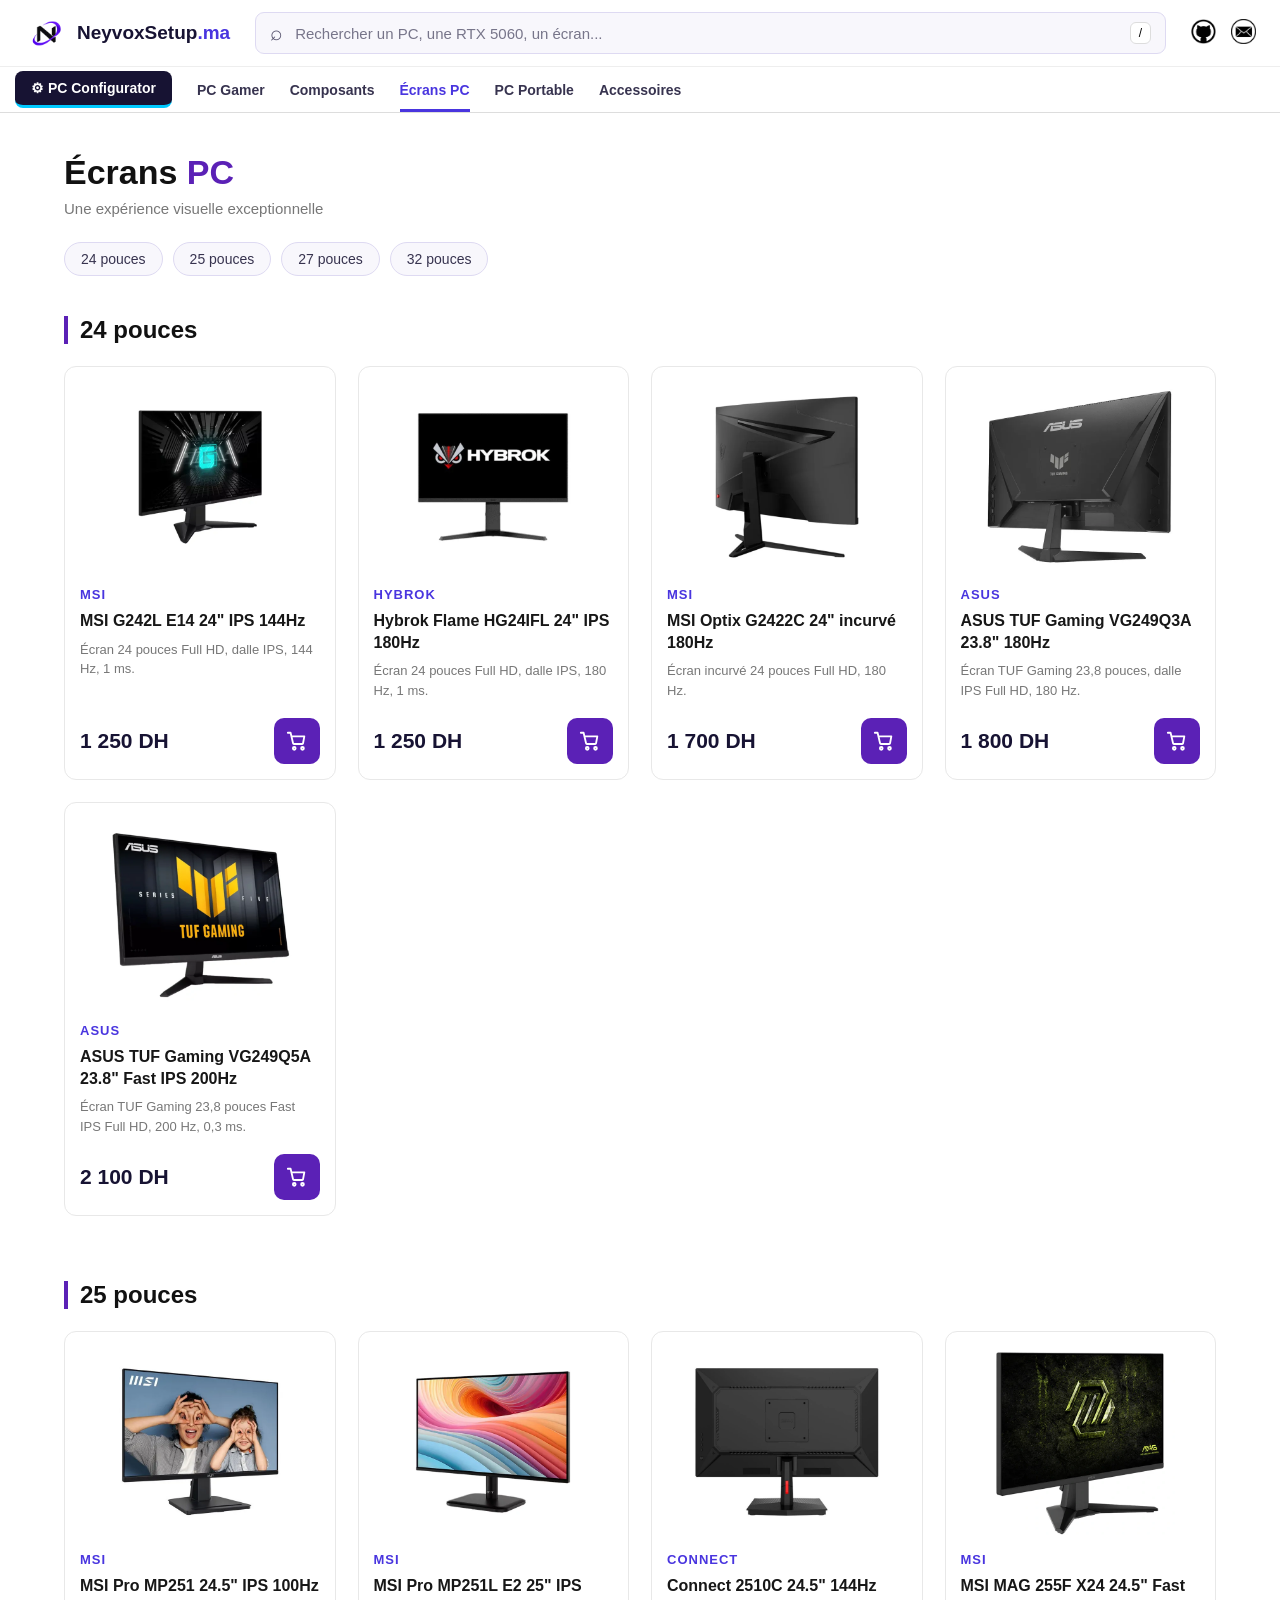
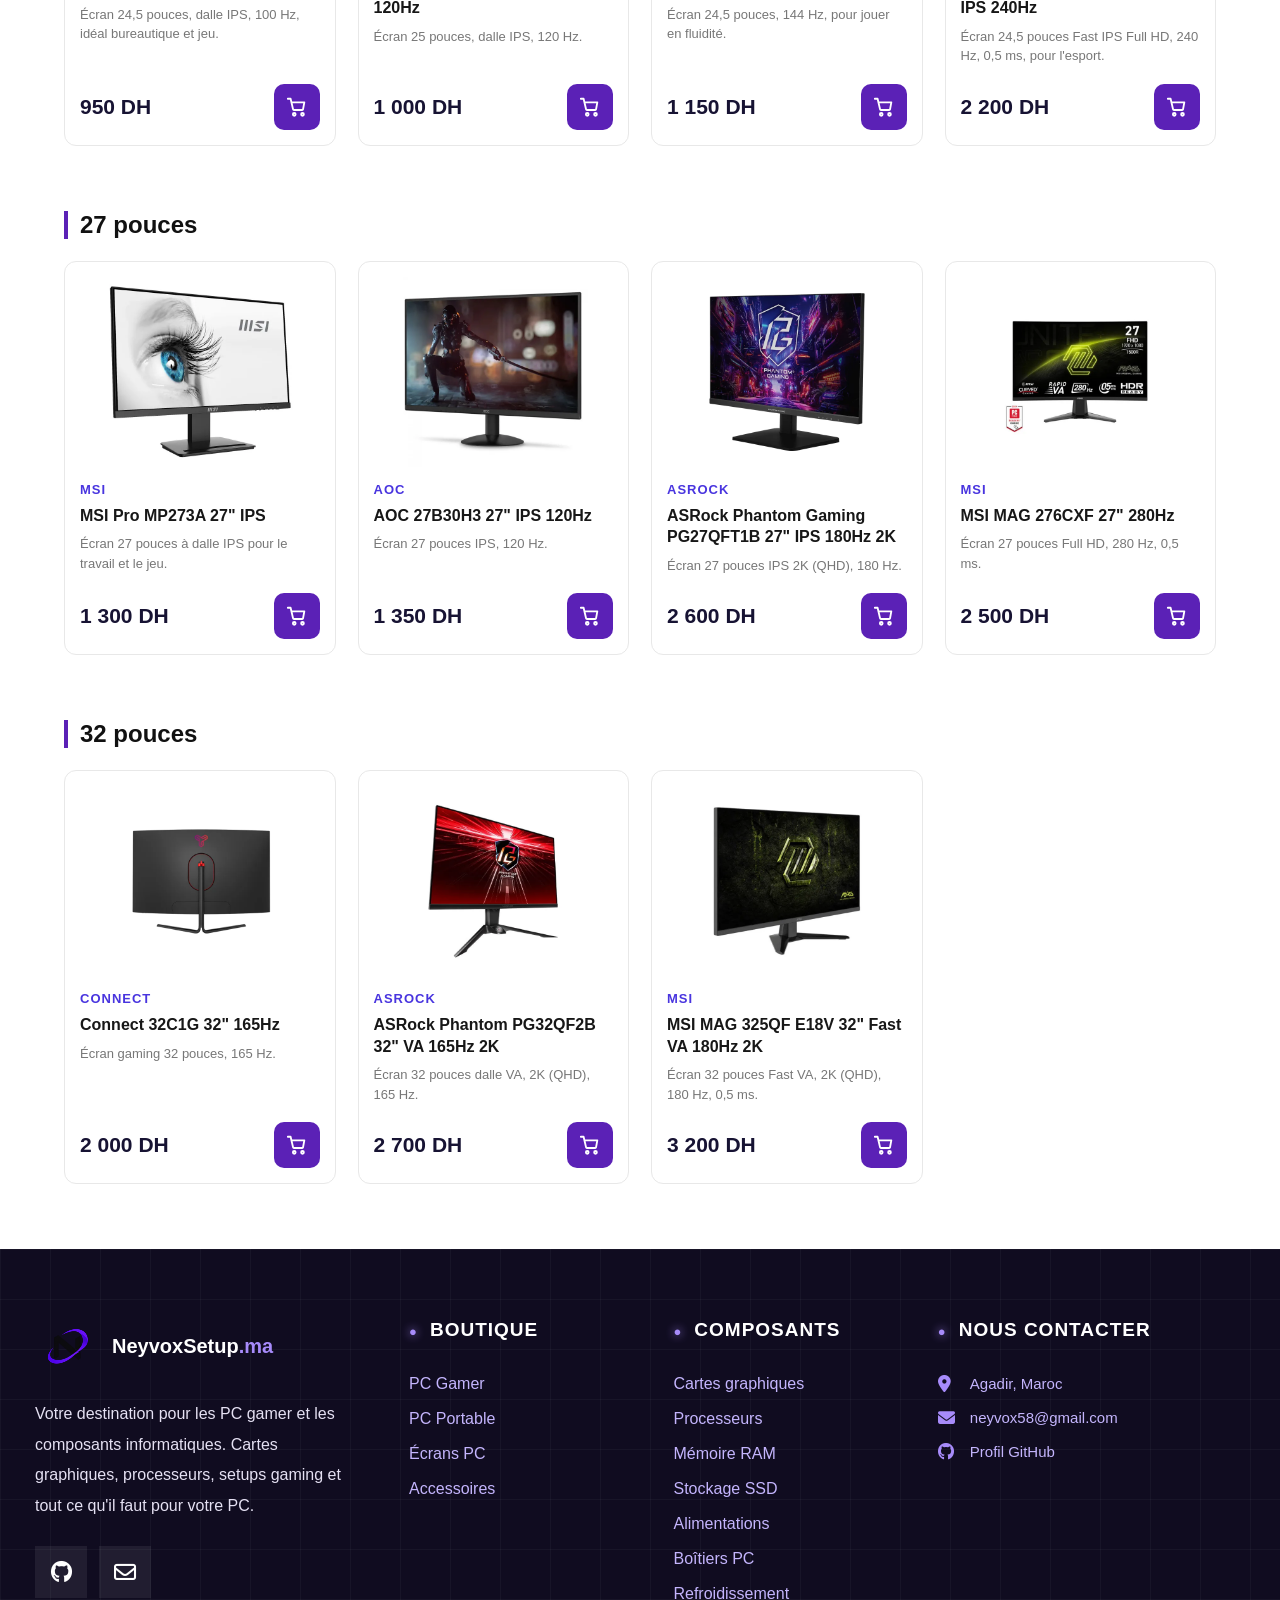
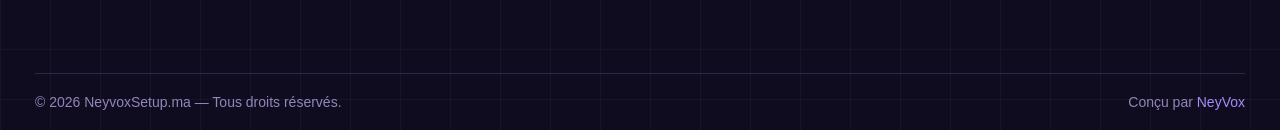
<file: ecrans.html>
<!DOCTYPE html>
<html lang="fr">
<head>
    <meta charset="UTF-8">
    <meta name="viewport" content="width=device-width, initial-scale=1.0">
    <meta name="description" content="Écrans PC au Maroc - NeyvoxSetup.ma">
    <title>Écrans PC | NeyvoxSetup.ma</title>
    <link rel="icon" href="image/logo/neyvox1.png">
    <link rel="stylesheet" href="style.css">
    <link rel="stylesheet" href="https://cdnjs.cloudflare.com/ajax/libs/font-awesome/6.7.2/css/all.min.css">
</head>
<body>

<header>
    <!-- Logo + recherche -->
    <div class="top-bar">
        <a href="index.html" class="logo-container">
            <img src="image/logo/neyvox1.png" alt="NeyvoxSetup" class="logo">
            <span>NeyvoxSetup<span class="domain">.ma</span></span>
        </a>

        <div class="search-box">
            <span class="search-icon">⌕</span>
            <input type="text" placeholder="Rechercher un PC, une RTX 5060, un écran...">
            <span class="slash">/</span>
        </div>

        <div class="nav-icons">
            <a href="https://github.com/neyvox01" target="_blank" rel="noopener">
                <img src="image/logo/github.png" alt="GitHub" title="GitHub">
            </a>
            <a href="mailto:neyvox58@gmail.com">
                <img src="image/logo/email.png" alt="Email" title="Email">
            </a>
        </div>
    </div>

    <!-- Menu -->
    <nav class="navbar">
        <a href="index.html" class="nav-link active">⚙ PC Configurator</a>
        <a href="pc-gamer.html" class="nav-link">PC Gamer</a>
        <a href="composants.html" class="nav-link">Composants</a>
        <a href="ecrans.html" class="nav-link current">Écrans PC</a>
        <a href="pc-portable.html" class="nav-link">PC Portable</a>
        <a href="accessoires.html" class="nav-link">Accessoires</a>
    </nav>
</header>

<main class="main">
    <h1 class="page-title">Écrans <span>PC</span></h1>
    <p class="section-desc">Une expérience visuelle exceptionnelle</p>

    <!-- liens rapides vers les rayons -->
    <div class="sub-menu">
        <a href="#24-pouces">24 pouces</a>
        <a href="#25-pouces">25 pouces</a>
        <a href="#27-pouces">27 pouces</a>
        <a href="#32-pouces">32 pouces</a>
    </div>

    <section class="shop-section" id="24-pouces">
        <h2>24 pouces</h2>

        <div class="products-grid">

            <article class="product-card">
                <img src="image/ecrans/24-pouces/msi-g242l-144hz.webp" alt="MSI G242L E14 24&quot; IPS 144Hz" loading="lazy">
                <span class="brand">MSI</span>
                <h3>MSI G242L E14 24&quot; IPS 144Hz</h3>
                <p class="desc">Écran 24 pouces Full HD, dalle IPS, 144 Hz, 1 ms.</p>
                <div class="buy">
                    <span class="price">1 250 DH</span>
                    <a href="mailto:neyvox58@gmail.com?subject=Commande%20-%20MSI%20G242L%20E14%2024%26quot%3B%20IPS%20144Hz" class="cart-btn" aria-label="Commander MSI G242L E14 24&quot; IPS 144Hz" title="Commander"><svg viewBox="0 0 24 24" width="22" height="22" fill="none" stroke="currentColor" stroke-width="2" stroke-linecap="round" stroke-linejoin="round"><circle cx="9" cy="20" r="1.5"/><circle cx="18" cy="20" r="1.5"/><path d="M2 3h3l2.7 11.5a1 1 0 0 0 1 .8h8.9a1 1 0 0 0 1-.8L20 7H6"/></svg></a>
                </div>
            </article>

            <article class="product-card">
                <img src="image/ecrans/24-pouces/hybrok-flame-180hz.webp" alt="Hybrok Flame HG24IFL 24&quot; IPS 180Hz" loading="lazy">
                <span class="brand">Hybrok</span>
                <h3>Hybrok Flame HG24IFL 24&quot; IPS 180Hz</h3>
                <p class="desc">Écran 24 pouces Full HD, dalle IPS, 180 Hz, 1 ms.</p>
                <div class="buy">
                    <span class="price">1 250 DH</span>
                    <a href="mailto:neyvox58@gmail.com?subject=Commande%20-%20Hybrok%20Flame%20HG24IFL%2024%26quot%3B%20IPS%20180Hz" class="cart-btn" aria-label="Commander Hybrok Flame HG24IFL 24&quot; IPS 180Hz" title="Commander"><svg viewBox="0 0 24 24" width="22" height="22" fill="none" stroke="currentColor" stroke-width="2" stroke-linecap="round" stroke-linejoin="round"><circle cx="9" cy="20" r="1.5"/><circle cx="18" cy="20" r="1.5"/><path d="M2 3h3l2.7 11.5a1 1 0 0 0 1 .8h8.9a1 1 0 0 0 1-.8L20 7H6"/></svg></a>
                </div>
            </article>

            <article class="product-card">
                <img src="image/ecrans/24-pouces/msi-optix-g2422c.webp" alt="MSI Optix G2422C 24&quot; incurvé 180Hz" loading="lazy">
                <span class="brand">MSI</span>
                <h3>MSI Optix G2422C 24&quot; incurvé 180Hz</h3>
                <p class="desc">Écran incurvé 24 pouces Full HD, 180 Hz.</p>
                <div class="buy">
                    <span class="price">1 700 DH</span>
                    <a href="mailto:neyvox58@gmail.com?subject=Commande%20-%20MSI%20Optix%20G2422C%2024%26quot%3B%20incurv%C3%A9%20180Hz" class="cart-btn" aria-label="Commander MSI Optix G2422C 24&quot; incurvé 180Hz" title="Commander"><svg viewBox="0 0 24 24" width="22" height="22" fill="none" stroke="currentColor" stroke-width="2" stroke-linecap="round" stroke-linejoin="round"><circle cx="9" cy="20" r="1.5"/><circle cx="18" cy="20" r="1.5"/><path d="M2 3h3l2.7 11.5a1 1 0 0 0 1 .8h8.9a1 1 0 0 0 1-.8L20 7H6"/></svg></a>
                </div>
            </article>

            <article class="product-card">
                <img src="image/ecrans/24-pouces/asus-tuf-vg249q3a.webp" alt="ASUS TUF Gaming VG249Q3A 23.8&quot; 180Hz" loading="lazy">
                <span class="brand">ASUS</span>
                <h3>ASUS TUF Gaming VG249Q3A 23.8&quot; 180Hz</h3>
                <p class="desc">Écran TUF Gaming 23,8 pouces, dalle IPS Full HD, 180 Hz.</p>
                <div class="buy">
                    <span class="price">1 800 DH</span>
                    <a href="mailto:neyvox58@gmail.com?subject=Commande%20-%20ASUS%20TUF%20Gaming%20VG249Q3A%2023.8%26quot%3B%20180Hz" class="cart-btn" aria-label="Commander ASUS TUF Gaming VG249Q3A 23.8&quot; 180Hz" title="Commander"><svg viewBox="0 0 24 24" width="22" height="22" fill="none" stroke="currentColor" stroke-width="2" stroke-linecap="round" stroke-linejoin="round"><circle cx="9" cy="20" r="1.5"/><circle cx="18" cy="20" r="1.5"/><path d="M2 3h3l2.7 11.5a1 1 0 0 0 1 .8h8.9a1 1 0 0 0 1-.8L20 7H6"/></svg></a>
                </div>
            </article>

            <article class="product-card">
                <img src="image/ecrans/24-pouces/asus-tuf-vg249q5a.webp" alt="ASUS TUF Gaming VG249Q5A 23.8&quot; Fast IPS 200Hz" loading="lazy">
                <span class="brand">ASUS</span>
                <h3>ASUS TUF Gaming VG249Q5A 23.8&quot; Fast IPS 200Hz</h3>
                <p class="desc">Écran TUF Gaming 23,8 pouces Fast IPS Full HD, 200 Hz, 0,3 ms.</p>
                <div class="buy">
                    <span class="price">2 100 DH</span>
                    <a href="mailto:neyvox58@gmail.com?subject=Commande%20-%20ASUS%20TUF%20Gaming%20VG249Q5A%2023.8%26quot%3B%20Fast%20IPS%20200Hz" class="cart-btn" aria-label="Commander ASUS TUF Gaming VG249Q5A 23.8&quot; Fast IPS 200Hz" title="Commander"><svg viewBox="0 0 24 24" width="22" height="22" fill="none" stroke="currentColor" stroke-width="2" stroke-linecap="round" stroke-linejoin="round"><circle cx="9" cy="20" r="1.5"/><circle cx="18" cy="20" r="1.5"/><path d="M2 3h3l2.7 11.5a1 1 0 0 0 1 .8h8.9a1 1 0 0 0 1-.8L20 7H6"/></svg></a>
                </div>
            </article>

        </div>
    </section>

    <section class="shop-section" id="25-pouces">
        <h2>25 pouces</h2>

        <div class="products-grid">

            <article class="product-card">
                <img src="image/ecrans/25-pouces/msi-pro-mp251.webp" alt="MSI Pro MP251 24.5&quot; IPS 100Hz" loading="lazy">
                <span class="brand">MSI</span>
                <h3>MSI Pro MP251 24.5&quot; IPS 100Hz</h3>
                <p class="desc">Écran 24,5 pouces, dalle IPS, 100 Hz, idéal bureautique et jeu.</p>
                <div class="buy">
                    <span class="price">950 DH</span>
                    <a href="mailto:neyvox58@gmail.com?subject=Commande%20-%20MSI%20Pro%20MP251%2024.5%26quot%3B%20IPS%20100Hz" class="cart-btn" aria-label="Commander MSI Pro MP251 24.5&quot; IPS 100Hz" title="Commander"><svg viewBox="0 0 24 24" width="22" height="22" fill="none" stroke="currentColor" stroke-width="2" stroke-linecap="round" stroke-linejoin="round"><circle cx="9" cy="20" r="1.5"/><circle cx="18" cy="20" r="1.5"/><path d="M2 3h3l2.7 11.5a1 1 0 0 0 1 .8h8.9a1 1 0 0 0 1-.8L20 7H6"/></svg></a>
                </div>
            </article>

            <article class="product-card">
                <img src="image/ecrans/25-pouces/msi-pro-mp251l.webp" alt="MSI Pro MP251L E2 25&quot; IPS 120Hz" loading="lazy">
                <span class="brand">MSI</span>
                <h3>MSI Pro MP251L E2 25&quot; IPS 120Hz</h3>
                <p class="desc">Écran 25 pouces, dalle IPS, 120 Hz.</p>
                <div class="buy">
                    <span class="price">1 000 DH</span>
                    <a href="mailto:neyvox58@gmail.com?subject=Commande%20-%20MSI%20Pro%20MP251L%20E2%2025%26quot%3B%20IPS%20120Hz" class="cart-btn" aria-label="Commander MSI Pro MP251L E2 25&quot; IPS 120Hz" title="Commander"><svg viewBox="0 0 24 24" width="22" height="22" fill="none" stroke="currentColor" stroke-width="2" stroke-linecap="round" stroke-linejoin="round"><circle cx="9" cy="20" r="1.5"/><circle cx="18" cy="20" r="1.5"/><path d="M2 3h3l2.7 11.5a1 1 0 0 0 1 .8h8.9a1 1 0 0 0 1-.8L20 7H6"/></svg></a>
                </div>
            </article>

            <article class="product-card">
                <img src="image/ecrans/25-pouces/connect-2510c.webp" alt="Connect 2510C 24.5&quot; 144Hz" loading="lazy">
                <span class="brand">Connect</span>
                <h3>Connect 2510C 24.5&quot; 144Hz</h3>
                <p class="desc">Écran 24,5 pouces, 144 Hz, pour jouer en fluidité.</p>
                <div class="buy">
                    <span class="price">1 150 DH</span>
                    <a href="mailto:neyvox58@gmail.com?subject=Commande%20-%20Connect%202510C%2024.5%26quot%3B%20144Hz" class="cart-btn" aria-label="Commander Connect 2510C 24.5&quot; 144Hz" title="Commander"><svg viewBox="0 0 24 24" width="22" height="22" fill="none" stroke="currentColor" stroke-width="2" stroke-linecap="round" stroke-linejoin="round"><circle cx="9" cy="20" r="1.5"/><circle cx="18" cy="20" r="1.5"/><path d="M2 3h3l2.7 11.5a1 1 0 0 0 1 .8h8.9a1 1 0 0 0 1-.8L20 7H6"/></svg></a>
                </div>
            </article>

            <article class="product-card">
                <img src="image/ecrans/25-pouces/msi-mag-255f.webp" alt="MSI MAG 255F X24 24.5&quot; Fast IPS 240Hz" loading="lazy">
                <span class="brand">MSI</span>
                <h3>MSI MAG 255F X24 24.5&quot; Fast IPS 240Hz</h3>
                <p class="desc">Écran 24,5 pouces Fast IPS Full HD, 240 Hz, 0,5 ms, pour l'esport.</p>
                <div class="buy">
                    <span class="price">2 200 DH</span>
                    <a href="mailto:neyvox58@gmail.com?subject=Commande%20-%20MSI%20MAG%20255F%20X24%2024.5%26quot%3B%20Fast%20IPS%20240Hz" class="cart-btn" aria-label="Commander MSI MAG 255F X24 24.5&quot; Fast IPS 240Hz" title="Commander"><svg viewBox="0 0 24 24" width="22" height="22" fill="none" stroke="currentColor" stroke-width="2" stroke-linecap="round" stroke-linejoin="round"><circle cx="9" cy="20" r="1.5"/><circle cx="18" cy="20" r="1.5"/><path d="M2 3h3l2.7 11.5a1 1 0 0 0 1 .8h8.9a1 1 0 0 0 1-.8L20 7H6"/></svg></a>
                </div>
            </article>

        </div>
    </section>

    <section class="shop-section" id="27-pouces">
        <h2>27 pouces</h2>

        <div class="products-grid">

            <article class="product-card">
                <img src="image/ecrans/27-pouces/msi-mp273a.webp" alt="MSI Pro MP273A 27&quot; IPS" loading="lazy">
                <span class="brand">MSI</span>
                <h3>MSI Pro MP273A 27&quot; IPS</h3>
                <p class="desc">Écran 27 pouces à dalle IPS pour le travail et le jeu.</p>
                <div class="buy">
                    <span class="price">1 300 DH</span>
                    <a href="mailto:neyvox58@gmail.com?subject=Commande%20-%20MSI%20Pro%20MP273A%2027%26quot%3B%20IPS" class="cart-btn" aria-label="Commander MSI Pro MP273A 27&quot; IPS" title="Commander"><svg viewBox="0 0 24 24" width="22" height="22" fill="none" stroke="currentColor" stroke-width="2" stroke-linecap="round" stroke-linejoin="round"><circle cx="9" cy="20" r="1.5"/><circle cx="18" cy="20" r="1.5"/><path d="M2 3h3l2.7 11.5a1 1 0 0 0 1 .8h8.9a1 1 0 0 0 1-.8L20 7H6"/></svg></a>
                </div>
            </article>

            <article class="product-card">
                <img src="image/ecrans/27-pouces/aoc-27b30h3.webp" alt="AOC 27B30H3 27&quot; IPS 120Hz" loading="lazy">
                <span class="brand">AOC</span>
                <h3>AOC 27B30H3 27&quot; IPS 120Hz</h3>
                <p class="desc">Écran 27 pouces IPS, 120 Hz.</p>
                <div class="buy">
                    <span class="price">1 350 DH</span>
                    <a href="mailto:neyvox58@gmail.com?subject=Commande%20-%20AOC%2027B30H3%2027%26quot%3B%20IPS%20120Hz" class="cart-btn" aria-label="Commander AOC 27B30H3 27&quot; IPS 120Hz" title="Commander"><svg viewBox="0 0 24 24" width="22" height="22" fill="none" stroke="currentColor" stroke-width="2" stroke-linecap="round" stroke-linejoin="round"><circle cx="9" cy="20" r="1.5"/><circle cx="18" cy="20" r="1.5"/><path d="M2 3h3l2.7 11.5a1 1 0 0 0 1 .8h8.9a1 1 0 0 0 1-.8L20 7H6"/></svg></a>
                </div>
            </article>

            <article class="product-card">
                <img src="image/ecrans/27-pouces/asrock-pg27qft1b.webp" alt="ASRock Phantom Gaming PG27QFT1B 27&quot; IPS 180Hz 2K" loading="lazy">
                <span class="brand">ASRock</span>
                <h3>ASRock Phantom Gaming PG27QFT1B 27&quot; IPS 180Hz 2K</h3>
                <p class="desc">Écran 27 pouces IPS 2K (QHD), 180 Hz.</p>
                <div class="buy">
                    <span class="price">2 600 DH</span>
                    <a href="mailto:neyvox58@gmail.com?subject=Commande%20-%20ASRock%20Phantom%20Gaming%20PG27QFT1B%2027%26quot%3B%20IPS%20180Hz%202K" class="cart-btn" aria-label="Commander ASRock Phantom Gaming PG27QFT1B 27&quot; IPS 180Hz 2K" title="Commander"><svg viewBox="0 0 24 24" width="22" height="22" fill="none" stroke="currentColor" stroke-width="2" stroke-linecap="round" stroke-linejoin="round"><circle cx="9" cy="20" r="1.5"/><circle cx="18" cy="20" r="1.5"/><path d="M2 3h3l2.7 11.5a1 1 0 0 0 1 .8h8.9a1 1 0 0 0 1-.8L20 7H6"/></svg></a>
                </div>
            </article>

            <article class="product-card">
                <img src="image/ecrans/27-pouces/msi-mag-276cxf.webp" alt="MSI MAG 276CXF 27&quot; 280Hz" loading="lazy">
                <span class="brand">MSI</span>
                <h3>MSI MAG 276CXF 27&quot; 280Hz</h3>
                <p class="desc">Écran 27 pouces Full HD, 280 Hz, 0,5 ms.</p>
                <div class="buy">
                    <span class="price">2 500 DH</span>
                    <a href="mailto:neyvox58@gmail.com?subject=Commande%20-%20MSI%20MAG%20276CXF%2027%26quot%3B%20280Hz" class="cart-btn" aria-label="Commander MSI MAG 276CXF 27&quot; 280Hz" title="Commander"><svg viewBox="0 0 24 24" width="22" height="22" fill="none" stroke="currentColor" stroke-width="2" stroke-linecap="round" stroke-linejoin="round"><circle cx="9" cy="20" r="1.5"/><circle cx="18" cy="20" r="1.5"/><path d="M2 3h3l2.7 11.5a1 1 0 0 0 1 .8h8.9a1 1 0 0 0 1-.8L20 7H6"/></svg></a>
                </div>
            </article>

        </div>
    </section>

    <section class="shop-section" id="32-pouces">
        <h2>32 pouces</h2>

        <div class="products-grid">

            <article class="product-card">
                <img src="image/ecrans/32-pouces/connect-32c1g.webp" alt="Connect 32C1G 32&quot; 165Hz" loading="lazy">
                <span class="brand">Connect</span>
                <h3>Connect 32C1G 32&quot; 165Hz</h3>
                <p class="desc">Écran gaming 32 pouces, 165 Hz.</p>
                <div class="buy">
                    <span class="price">2 000 DH</span>
                    <a href="mailto:neyvox58@gmail.com?subject=Commande%20-%20Connect%2032C1G%2032%26quot%3B%20165Hz" class="cart-btn" aria-label="Commander Connect 32C1G 32&quot; 165Hz" title="Commander"><svg viewBox="0 0 24 24" width="22" height="22" fill="none" stroke="currentColor" stroke-width="2" stroke-linecap="round" stroke-linejoin="round"><circle cx="9" cy="20" r="1.5"/><circle cx="18" cy="20" r="1.5"/><path d="M2 3h3l2.7 11.5a1 1 0 0 0 1 .8h8.9a1 1 0 0 0 1-.8L20 7H6"/></svg></a>
                </div>
            </article>

            <article class="product-card">
                <img src="image/ecrans/32-pouces/asrock-pg32qf2b.webp" alt="ASRock Phantom PG32QF2B 32&quot; VA 165Hz 2K" loading="lazy">
                <span class="brand">ASRock</span>
                <h3>ASRock Phantom PG32QF2B 32&quot; VA 165Hz 2K</h3>
                <p class="desc">Écran 32 pouces dalle VA, 2K (QHD), 165 Hz.</p>
                <div class="buy">
                    <span class="price">2 700 DH</span>
                    <a href="mailto:neyvox58@gmail.com?subject=Commande%20-%20ASRock%20Phantom%20PG32QF2B%2032%26quot%3B%20VA%20165Hz%202K" class="cart-btn" aria-label="Commander ASRock Phantom PG32QF2B 32&quot; VA 165Hz 2K" title="Commander"><svg viewBox="0 0 24 24" width="22" height="22" fill="none" stroke="currentColor" stroke-width="2" stroke-linecap="round" stroke-linejoin="round"><circle cx="9" cy="20" r="1.5"/><circle cx="18" cy="20" r="1.5"/><path d="M2 3h3l2.7 11.5a1 1 0 0 0 1 .8h8.9a1 1 0 0 0 1-.8L20 7H6"/></svg></a>
                </div>
            </article>

            <article class="product-card">
                <img src="image/ecrans/32-pouces/msi-mag-325qf.webp" alt="MSI MAG 325QF E18V 32&quot; Fast VA 180Hz 2K" loading="lazy">
                <span class="brand">MSI</span>
                <h3>MSI MAG 325QF E18V 32&quot; Fast VA 180Hz 2K</h3>
                <p class="desc">Écran 32 pouces Fast VA, 2K (QHD), 180 Hz, 0,5 ms.</p>
                <div class="buy">
                    <span class="price">3 200 DH</span>
                    <a href="mailto:neyvox58@gmail.com?subject=Commande%20-%20MSI%20MAG%20325QF%20E18V%2032%26quot%3B%20Fast%20VA%20180Hz%202K" class="cart-btn" aria-label="Commander MSI MAG 325QF E18V 32&quot; Fast VA 180Hz 2K" title="Commander"><svg viewBox="0 0 24 24" width="22" height="22" fill="none" stroke="currentColor" stroke-width="2" stroke-linecap="round" stroke-linejoin="round"><circle cx="9" cy="20" r="1.5"/><circle cx="18" cy="20" r="1.5"/><path d="M2 3h3l2.7 11.5a1 1 0 0 0 1 .8h8.9a1 1 0 0 0 1-.8L20 7H6"/></svg></a>
                </div>
            </article>

        </div>
    </section>

</main>

<footer class="footer">
    <div class="footer-brand">
        <div class="footer-logo">
            <img src="image/logo/neyvox1.png" alt="NeyvoxSetup">
            <h2>NeyvoxSetup<span>.ma</span></h2>
        </div>
        <p>
            Votre destination pour les PC gamer et les composants informatiques.
            Cartes graphiques, processeurs, setups gaming et tout ce qu'il
            faut pour votre PC.
        </p>

        <div class="social-links">
            <a href="https://github.com/neyvox01" target="_blank" rel="noopener" aria-label="GitHub">
                <i class="fa-brands fa-github"></i>
            </a>
            <a href="mailto:neyvox58@gmail.com" aria-label="Email">
                <i class="fa-regular fa-envelope"></i>
            </a>
        </div>
    </div>

    <div class="footer-column">
        <h3>BOUTIQUE</h3>
        <a href="pc-gamer.html">PC Gamer</a>
        <a href="pc-portable.html">PC Portable</a>
        <a href="ecrans.html">Écrans PC</a>
        <a href="accessoires.html">Accessoires</a>
    </div>

    <div class="footer-column">
        <h3>COMPOSANTS</h3>
        <a href="composants.html#cartes-graphiques">Cartes graphiques</a>
        <a href="composants.html#processeurs-amd">Processeurs</a>
        <a href="composants.html#memoire-ram-ddr4">Mémoire RAM</a>
        <a href="composants.html#ssd-nvme">Stockage SSD</a>
        <a href="composants.html#alimentations">Alimentations</a>
        <a href="composants.html#boitiers-pc">Boîtiers PC</a>
        <a href="composants.html#pate-thermique">Refroidissement</a>
    </div>

    <div class="footer-column footer-contact">
        <h3>NOUS CONTACTER</h3>
        <p><i class="fa-solid fa-location-dot"></i> Agadir, Maroc</p>
        <p>
            <i class="fa-solid fa-envelope"></i>
            <a href="mailto:neyvox58@gmail.com">neyvox58@gmail.com</a>
        </p>
        <p>
            <i class="fa-brands fa-github"></i>
            <a href="https://github.com/neyvox01" target="_blank" rel="noopener">Profil GitHub</a>
        </p>
    </div>

    <div class="footer-bottom">
        <p>© 2026 NeyvoxSetup.ma — Tous droits réservés.</p>
        <p>Conçu par <span>NeyVox</span></p>
    </div>
</footer>

</body>
</html>
</file>
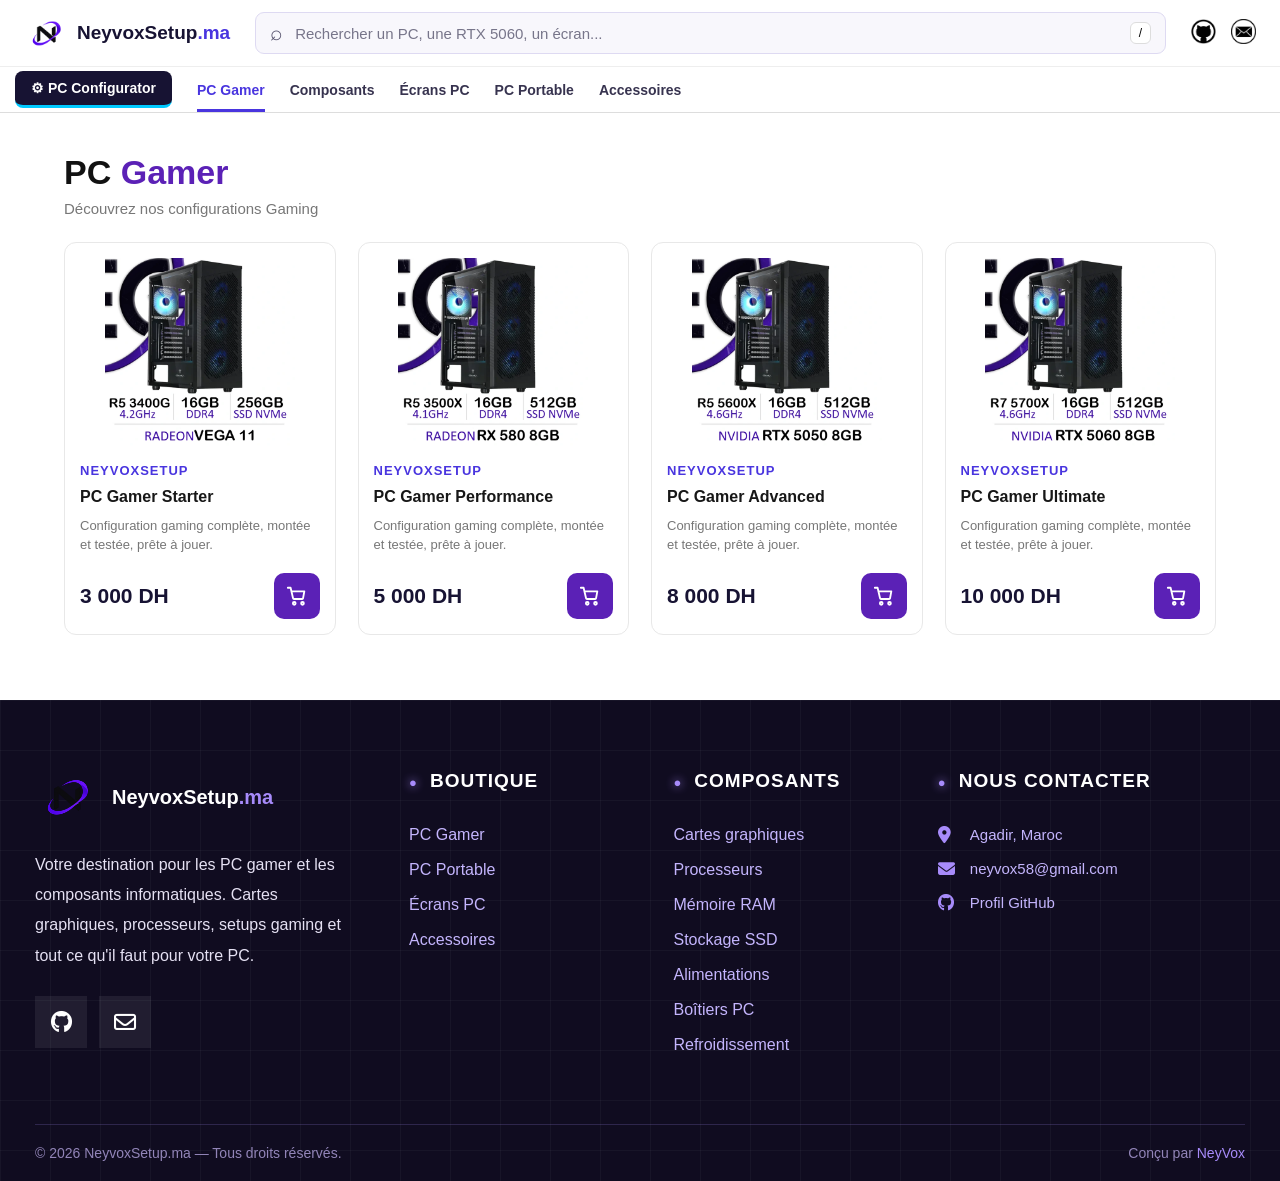
<file: pc-gamer.html>
<!DOCTYPE html>
<html lang="fr">
<head>
    <meta charset="UTF-8">
    <meta name="viewport" content="width=device-width, initial-scale=1.0">
    <meta name="description" content="PC Gamer au Maroc - NeyvoxSetup.ma">
    <title>PC Gamer | NeyvoxSetup.ma</title>
    <link rel="icon" href="image/logo/neyvox1.png">
    <link rel="stylesheet" href="style.css">
    <link rel="stylesheet" href="https://cdnjs.cloudflare.com/ajax/libs/font-awesome/6.7.2/css/all.min.css">
</head>
<body>

<header>
    <!-- Logo + recherche -->
    <div class="top-bar">
        <a href="index.html" class="logo-container">
            <img src="image/logo/neyvox1.png" alt="NeyvoxSetup" class="logo">
            <span>NeyvoxSetup<span class="domain">.ma</span></span>
        </a>

        <div class="search-box">
            <span class="search-icon">⌕</span>
            <input type="text" placeholder="Rechercher un PC, une RTX 5060, un écran...">
            <span class="slash">/</span>
        </div>

        <div class="nav-icons">
            <a href="https://github.com/neyvox01" target="_blank" rel="noopener">
                <img src="image/logo/github.png" alt="GitHub" title="GitHub">
            </a>
            <a href="mailto:neyvox58@gmail.com">
                <img src="image/logo/email.png" alt="Email" title="Email">
            </a>
        </div>
    </div>

    <!-- Menu -->
    <nav class="navbar">
        <a href="index.html" class="nav-link active">⚙ PC Configurator</a>
        <a href="pc-gamer.html" class="nav-link current">PC Gamer</a>
        <a href="composants.html" class="nav-link">Composants</a>
        <a href="ecrans.html" class="nav-link">Écrans PC</a>
        <a href="pc-portable.html" class="nav-link">PC Portable</a>
        <a href="accessoires.html" class="nav-link">Accessoires</a>
    </nav>
</header>

<main class="main">
    <h1 class="page-title">PC <span>Gamer</span></h1>
    <p class="section-desc">Découvrez nos configurations Gaming</p>

    <section class="shop-section" id="pc-gamer">
        <div class="products-grid">

            <article class="product-card">
                <img src="image/pc-gamer/pc-3000dh.webp" alt="PC Gamer Starter" loading="lazy">
                <span class="brand">NeyvoxSetup</span>
                <h3>PC Gamer Starter</h3>
                <p class="desc">Configuration gaming complète, montée et testée, prête à jouer.</p>
                <div class="buy">
                    <span class="price">3 000 DH</span>
                    <a href="mailto:neyvox58@gmail.com?subject=Commande%20-%20PC%20Gamer%20Starter" class="cart-btn" aria-label="Commander PC Gamer Starter" title="Commander"><svg viewBox="0 0 24 24" width="22" height="22" fill="none" stroke="currentColor" stroke-width="2" stroke-linecap="round" stroke-linejoin="round"><circle cx="9" cy="20" r="1.5"/><circle cx="18" cy="20" r="1.5"/><path d="M2 3h3l2.7 11.5a1 1 0 0 0 1 .8h8.9a1 1 0 0 0 1-.8L20 7H6"/></svg></a>
                </div>
            </article>

            <article class="product-card">
                <img src="image/pc-gamer/pc-5000dh.webp" alt="PC Gamer Performance" loading="lazy">
                <span class="brand">NeyvoxSetup</span>
                <h3>PC Gamer Performance</h3>
                <p class="desc">Configuration gaming complète, montée et testée, prête à jouer.</p>
                <div class="buy">
                    <span class="price">5 000 DH</span>
                    <a href="mailto:neyvox58@gmail.com?subject=Commande%20-%20PC%20Gamer%20Performance" class="cart-btn" aria-label="Commander PC Gamer Performance" title="Commander"><svg viewBox="0 0 24 24" width="22" height="22" fill="none" stroke="currentColor" stroke-width="2" stroke-linecap="round" stroke-linejoin="round"><circle cx="9" cy="20" r="1.5"/><circle cx="18" cy="20" r="1.5"/><path d="M2 3h3l2.7 11.5a1 1 0 0 0 1 .8h8.9a1 1 0 0 0 1-.8L20 7H6"/></svg></a>
                </div>
            </article>

            <article class="product-card">
                <img src="image/pc-gamer/pc-8000dh.webp" alt="PC Gamer Advanced" loading="lazy">
                <span class="brand">NeyvoxSetup</span>
                <h3>PC Gamer Advanced</h3>
                <p class="desc">Configuration gaming complète, montée et testée, prête à jouer.</p>
                <div class="buy">
                    <span class="price">8 000 DH</span>
                    <a href="mailto:neyvox58@gmail.com?subject=Commande%20-%20PC%20Gamer%20Advanced" class="cart-btn" aria-label="Commander PC Gamer Advanced" title="Commander"><svg viewBox="0 0 24 24" width="22" height="22" fill="none" stroke="currentColor" stroke-width="2" stroke-linecap="round" stroke-linejoin="round"><circle cx="9" cy="20" r="1.5"/><circle cx="18" cy="20" r="1.5"/><path d="M2 3h3l2.7 11.5a1 1 0 0 0 1 .8h8.9a1 1 0 0 0 1-.8L20 7H6"/></svg></a>
                </div>
            </article>

            <article class="product-card">
                <img src="image/pc-gamer/pc-10000dh.webp" alt="PC Gamer Ultimate" loading="lazy">
                <span class="brand">NeyvoxSetup</span>
                <h3>PC Gamer Ultimate</h3>
                <p class="desc">Configuration gaming complète, montée et testée, prête à jouer.</p>
                <div class="buy">
                    <span class="price">10 000 DH</span>
                    <a href="mailto:neyvox58@gmail.com?subject=Commande%20-%20PC%20Gamer%20Ultimate" class="cart-btn" aria-label="Commander PC Gamer Ultimate" title="Commander"><svg viewBox="0 0 24 24" width="22" height="22" fill="none" stroke="currentColor" stroke-width="2" stroke-linecap="round" stroke-linejoin="round"><circle cx="9" cy="20" r="1.5"/><circle cx="18" cy="20" r="1.5"/><path d="M2 3h3l2.7 11.5a1 1 0 0 0 1 .8h8.9a1 1 0 0 0 1-.8L20 7H6"/></svg></a>
                </div>
            </article>

        </div>
    </section>

</main>

<footer class="footer">
    <div class="footer-brand">
        <div class="footer-logo">
            <img src="image/logo/neyvox1.png" alt="NeyvoxSetup">
            <h2>NeyvoxSetup<span>.ma</span></h2>
        </div>
        <p>
            Votre destination pour les PC gamer et les composants informatiques.
            Cartes graphiques, processeurs, setups gaming et tout ce qu'il
            faut pour votre PC.
        </p>

        <div class="social-links">
            <a href="https://github.com/neyvox01" target="_blank" rel="noopener" aria-label="GitHub">
                <i class="fa-brands fa-github"></i>
            </a>
            <a href="mailto:neyvox58@gmail.com" aria-label="Email">
                <i class="fa-regular fa-envelope"></i>
            </a>
        </div>
    </div>

    <div class="footer-column">
        <h3>BOUTIQUE</h3>
        <a href="pc-gamer.html">PC Gamer</a>
        <a href="pc-portable.html">PC Portable</a>
        <a href="ecrans.html">Écrans PC</a>
        <a href="accessoires.html">Accessoires</a>
    </div>

    <div class="footer-column">
        <h3>COMPOSANTS</h3>
        <a href="composants.html#cartes-graphiques">Cartes graphiques</a>
        <a href="composants.html#processeurs-amd">Processeurs</a>
        <a href="composants.html#memoire-ram-ddr4">Mémoire RAM</a>
        <a href="composants.html#ssd-nvme">Stockage SSD</a>
        <a href="composants.html#alimentations">Alimentations</a>
        <a href="composants.html#boitiers-pc">Boîtiers PC</a>
        <a href="composants.html#pate-thermique">Refroidissement</a>
    </div>

    <div class="footer-column footer-contact">
        <h3>NOUS CONTACTER</h3>
        <p><i class="fa-solid fa-location-dot"></i> Agadir, Maroc</p>
        <p>
            <i class="fa-solid fa-envelope"></i>
            <a href="mailto:neyvox58@gmail.com">neyvox58@gmail.com</a>
        </p>
        <p>
            <i class="fa-brands fa-github"></i>
            <a href="https://github.com/neyvox01" target="_blank" rel="noopener">Profil GitHub</a>
        </p>
    </div>

    <div class="footer-bottom">
        <p>© 2026 NeyvoxSetup.ma — Tous droits réservés.</p>
        <p>Conçu par <span>NeyVox</span></p>
    </div>
</footer>

</body>
</html>
</file>
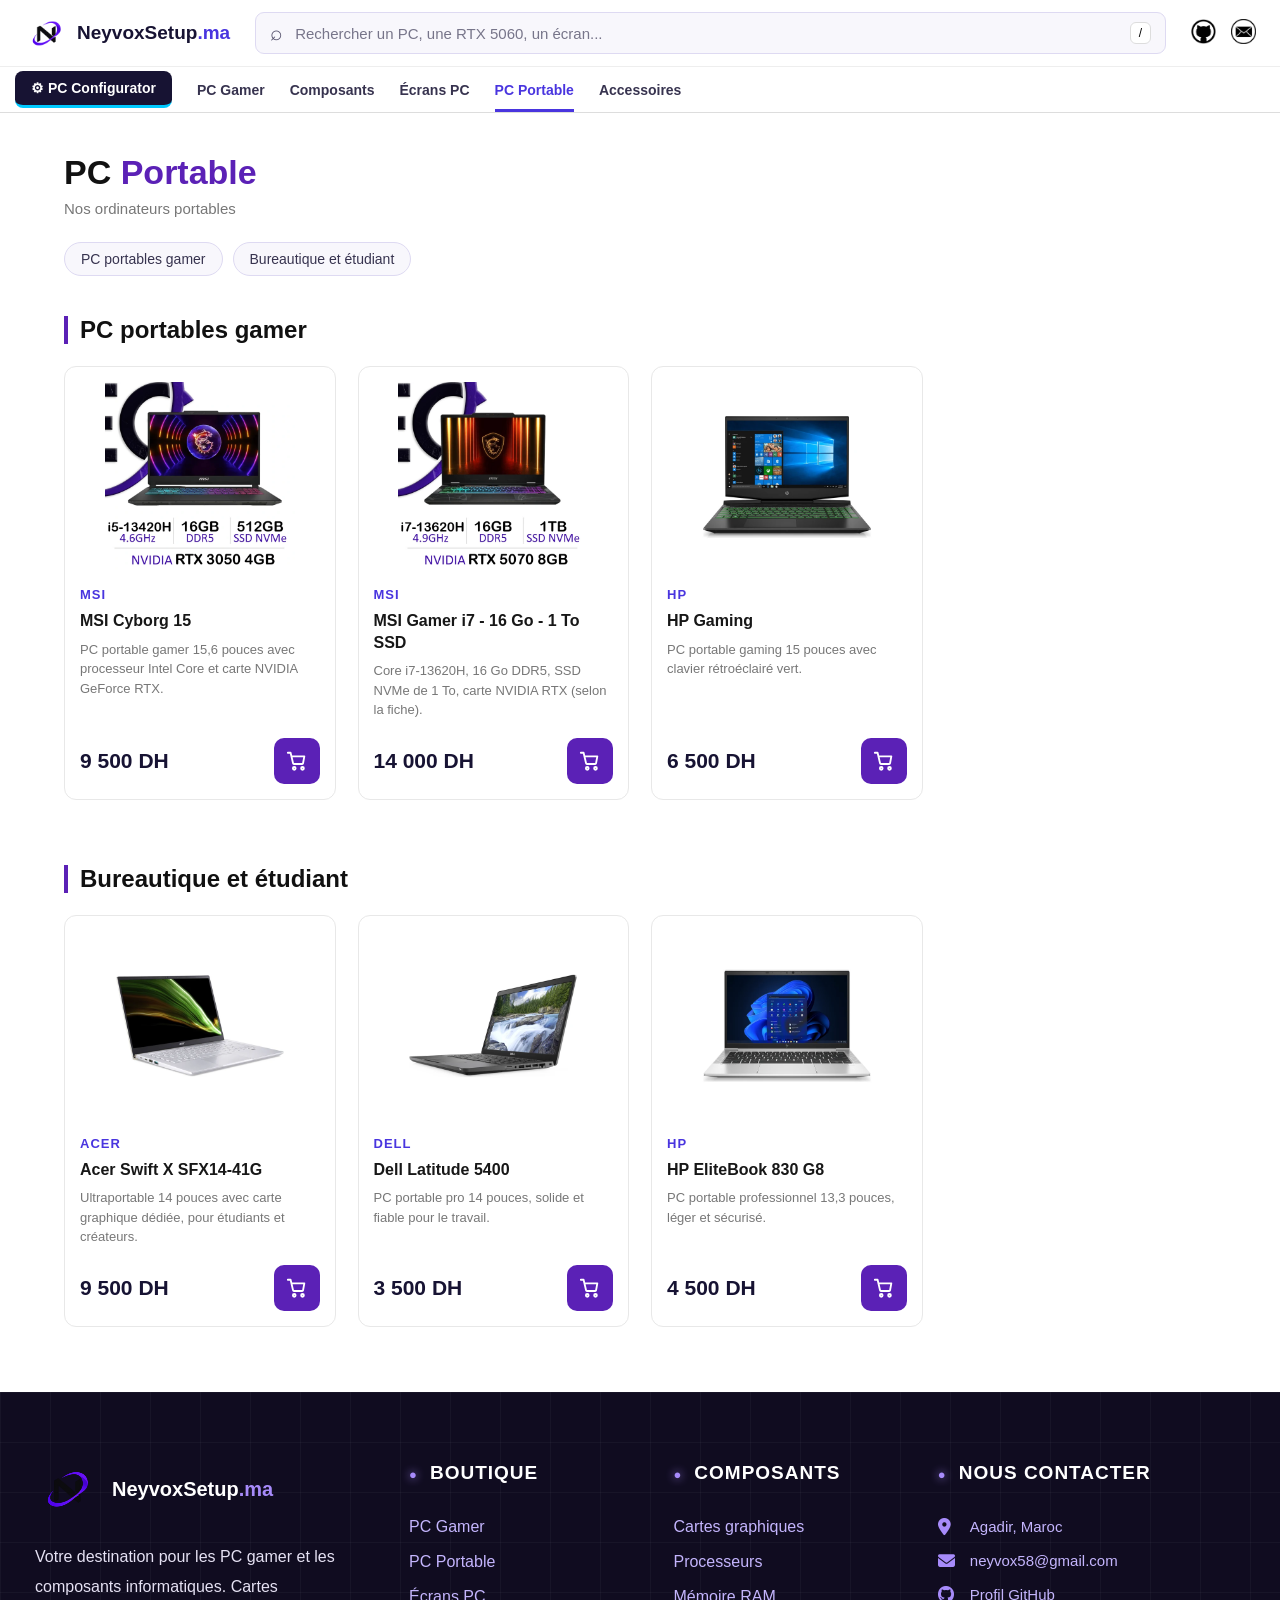
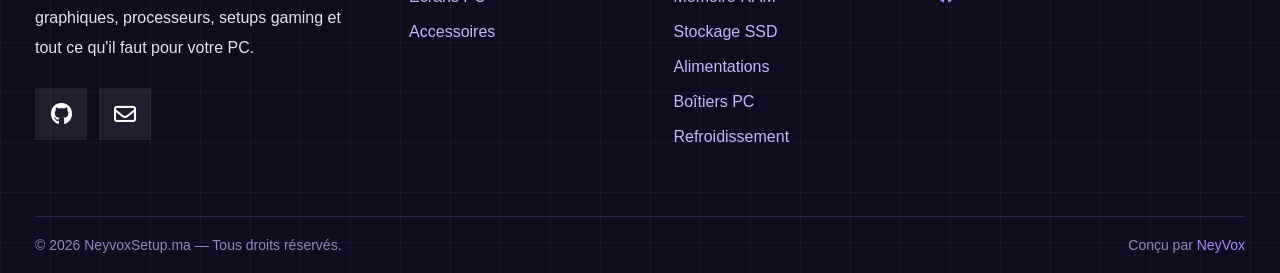
<file: pc-portable.html>
<!DOCTYPE html>
<html lang="fr">
<head>
    <meta charset="UTF-8">
    <meta name="viewport" content="width=device-width, initial-scale=1.0">
    <meta name="description" content="PC Portable au Maroc - NeyvoxSetup.ma">
    <title>PC Portable | NeyvoxSetup.ma</title>
    <link rel="icon" href="image/logo/neyvox1.png">
    <link rel="stylesheet" href="style.css">
    <link rel="stylesheet" href="https://cdnjs.cloudflare.com/ajax/libs/font-awesome/6.7.2/css/all.min.css">
</head>
<body>

<header>
    <!-- Logo + recherche -->
    <div class="top-bar">
        <a href="index.html" class="logo-container">
            <img src="image/logo/neyvox1.png" alt="NeyvoxSetup" class="logo">
            <span>NeyvoxSetup<span class="domain">.ma</span></span>
        </a>

        <div class="search-box">
            <span class="search-icon">⌕</span>
            <input type="text" placeholder="Rechercher un PC, une RTX 5060, un écran...">
            <span class="slash">/</span>
        </div>

        <div class="nav-icons">
            <a href="https://github.com/neyvox01" target="_blank" rel="noopener">
                <img src="image/logo/github.png" alt="GitHub" title="GitHub">
            </a>
            <a href="mailto:neyvox58@gmail.com">
                <img src="image/logo/email.png" alt="Email" title="Email">
            </a>
        </div>
    </div>

    <!-- Menu -->
    <nav class="navbar">
        <a href="index.html" class="nav-link active">⚙ PC Configurator</a>
        <a href="pc-gamer.html" class="nav-link">PC Gamer</a>
        <a href="composants.html" class="nav-link">Composants</a>
        <a href="ecrans.html" class="nav-link">Écrans PC</a>
        <a href="pc-portable.html" class="nav-link current">PC Portable</a>
        <a href="accessoires.html" class="nav-link">Accessoires</a>
    </nav>
</header>

<main class="main">
    <h1 class="page-title">PC <span>Portable</span></h1>
    <p class="section-desc">Nos ordinateurs portables</p>

    <!-- liens rapides vers les rayons -->
    <div class="sub-menu">
        <a href="#pc-portables-gamer">PC portables gamer</a>
        <a href="#bureautique-et-etudiant">Bureautique et étudiant</a>
    </div>

    <section class="shop-section" id="pc-portables-gamer">
        <h2>PC portables gamer</h2>

        <div class="products-grid">

            <article class="product-card">
                <img src="image/pc-portable/gamer/msi-cyborg-15.webp" alt="MSI Cyborg 15" loading="lazy">
                <span class="brand">MSI</span>
                <h3>MSI Cyborg 15</h3>
                <p class="desc">PC portable gamer 15,6 pouces avec processeur Intel Core et carte NVIDIA GeForce RTX.</p>
                <div class="buy">
                    <span class="price">9 500 DH</span>
                    <a href="mailto:neyvox58@gmail.com?subject=Commande%20-%20MSI%20Cyborg%2015" class="cart-btn" aria-label="Commander MSI Cyborg 15" title="Commander"><svg viewBox="0 0 24 24" width="22" height="22" fill="none" stroke="currentColor" stroke-width="2" stroke-linecap="round" stroke-linejoin="round"><circle cx="9" cy="20" r="1.5"/><circle cx="18" cy="20" r="1.5"/><path d="M2 3h3l2.7 11.5a1 1 0 0 0 1 .8h8.9a1 1 0 0 0 1-.8L20 7H6"/></svg></a>
                </div>
            </article>

            <article class="product-card">
                <img src="image/pc-portable/gamer/msi-gamer-i7-16go.webp" alt="MSI Gamer i7 - 16 Go - 1 To SSD" loading="lazy">
                <span class="brand">MSI</span>
                <h3>MSI Gamer i7 - 16 Go - 1 To SSD</h3>
                <p class="desc">Core i7-13620H, 16 Go DDR5, SSD NVMe de 1 To, carte NVIDIA RTX (selon la fiche).</p>
                <div class="buy">
                    <span class="price">14 000 DH</span>
                    <a href="mailto:neyvox58@gmail.com?subject=Commande%20-%20MSI%20Gamer%20i7%20-%2016%20Go%20-%201%20To%20SSD" class="cart-btn" aria-label="Commander MSI Gamer i7 - 16 Go - 1 To SSD" title="Commander"><svg viewBox="0 0 24 24" width="22" height="22" fill="none" stroke="currentColor" stroke-width="2" stroke-linecap="round" stroke-linejoin="round"><circle cx="9" cy="20" r="1.5"/><circle cx="18" cy="20" r="1.5"/><path d="M2 3h3l2.7 11.5a1 1 0 0 0 1 .8h8.9a1 1 0 0 0 1-.8L20 7H6"/></svg></a>
                </div>
            </article>

            <article class="product-card">
                <img src="image/pc-portable/gamer/hp-gaming.webp" alt="HP Gaming" loading="lazy">
                <span class="brand">HP</span>
                <h3>HP Gaming</h3>
                <p class="desc">PC portable gaming 15 pouces avec clavier rétroéclairé vert.</p>
                <div class="buy">
                    <span class="price">6 500 DH</span>
                    <a href="mailto:neyvox58@gmail.com?subject=Commande%20-%20HP%20Gaming" class="cart-btn" aria-label="Commander HP Gaming" title="Commander"><svg viewBox="0 0 24 24" width="22" height="22" fill="none" stroke="currentColor" stroke-width="2" stroke-linecap="round" stroke-linejoin="round"><circle cx="9" cy="20" r="1.5"/><circle cx="18" cy="20" r="1.5"/><path d="M2 3h3l2.7 11.5a1 1 0 0 0 1 .8h8.9a1 1 0 0 0 1-.8L20 7H6"/></svg></a>
                </div>
            </article>

        </div>
    </section>

    <section class="shop-section" id="bureautique-et-etudiant">
        <h2>Bureautique et étudiant</h2>

        <div class="products-grid">

            <article class="product-card">
                <img src="image/pc-portable/bureautique/acer-swift-x-sfx14.webp" alt="Acer Swift X SFX14-41G" loading="lazy">
                <span class="brand">Acer</span>
                <h3>Acer Swift X SFX14-41G</h3>
                <p class="desc">Ultraportable 14 pouces avec carte graphique dédiée, pour étudiants et créateurs.</p>
                <div class="buy">
                    <span class="price">9 500 DH</span>
                    <a href="mailto:neyvox58@gmail.com?subject=Commande%20-%20Acer%20Swift%20X%20SFX14-41G" class="cart-btn" aria-label="Commander Acer Swift X SFX14-41G" title="Commander"><svg viewBox="0 0 24 24" width="22" height="22" fill="none" stroke="currentColor" stroke-width="2" stroke-linecap="round" stroke-linejoin="round"><circle cx="9" cy="20" r="1.5"/><circle cx="18" cy="20" r="1.5"/><path d="M2 3h3l2.7 11.5a1 1 0 0 0 1 .8h8.9a1 1 0 0 0 1-.8L20 7H6"/></svg></a>
                </div>
            </article>

            <article class="product-card">
                <img src="image/pc-portable/bureautique/dell-latitude-5400.webp" alt="Dell Latitude 5400" loading="lazy">
                <span class="brand">Dell</span>
                <h3>Dell Latitude 5400</h3>
                <p class="desc">PC portable pro 14 pouces, solide et fiable pour le travail.</p>
                <div class="buy">
                    <span class="price">3 500 DH</span>
                    <a href="mailto:neyvox58@gmail.com?subject=Commande%20-%20Dell%20Latitude%205400" class="cart-btn" aria-label="Commander Dell Latitude 5400" title="Commander"><svg viewBox="0 0 24 24" width="22" height="22" fill="none" stroke="currentColor" stroke-width="2" stroke-linecap="round" stroke-linejoin="round"><circle cx="9" cy="20" r="1.5"/><circle cx="18" cy="20" r="1.5"/><path d="M2 3h3l2.7 11.5a1 1 0 0 0 1 .8h8.9a1 1 0 0 0 1-.8L20 7H6"/></svg></a>
                </div>
            </article>

            <article class="product-card">
                <img src="image/pc-portable/bureautique/hp-elitebook-830-g8.webp" alt="HP EliteBook 830 G8" loading="lazy">
                <span class="brand">HP</span>
                <h3>HP EliteBook 830 G8</h3>
                <p class="desc">PC portable professionnel 13,3 pouces, léger et sécurisé.</p>
                <div class="buy">
                    <span class="price">4 500 DH</span>
                    <a href="mailto:neyvox58@gmail.com?subject=Commande%20-%20HP%20EliteBook%20830%20G8" class="cart-btn" aria-label="Commander HP EliteBook 830 G8" title="Commander"><svg viewBox="0 0 24 24" width="22" height="22" fill="none" stroke="currentColor" stroke-width="2" stroke-linecap="round" stroke-linejoin="round"><circle cx="9" cy="20" r="1.5"/><circle cx="18" cy="20" r="1.5"/><path d="M2 3h3l2.7 11.5a1 1 0 0 0 1 .8h8.9a1 1 0 0 0 1-.8L20 7H6"/></svg></a>
                </div>
            </article>

        </div>
    </section>

</main>

<footer class="footer">
    <div class="footer-brand">
        <div class="footer-logo">
            <img src="image/logo/neyvox1.png" alt="NeyvoxSetup">
            <h2>NeyvoxSetup<span>.ma</span></h2>
        </div>
        <p>
            Votre destination pour les PC gamer et les composants informatiques.
            Cartes graphiques, processeurs, setups gaming et tout ce qu'il
            faut pour votre PC.
        </p>

        <div class="social-links">
            <a href="https://github.com/neyvox01" target="_blank" rel="noopener" aria-label="GitHub">
                <i class="fa-brands fa-github"></i>
            </a>
            <a href="mailto:neyvox58@gmail.com" aria-label="Email">
                <i class="fa-regular fa-envelope"></i>
            </a>
        </div>
    </div>

    <div class="footer-column">
        <h3>BOUTIQUE</h3>
        <a href="pc-gamer.html">PC Gamer</a>
        <a href="pc-portable.html">PC Portable</a>
        <a href="ecrans.html">Écrans PC</a>
        <a href="accessoires.html">Accessoires</a>
    </div>

    <div class="footer-column">
        <h3>COMPOSANTS</h3>
        <a href="composants.html#cartes-graphiques">Cartes graphiques</a>
        <a href="composants.html#processeurs-amd">Processeurs</a>
        <a href="composants.html#memoire-ram-ddr4">Mémoire RAM</a>
        <a href="composants.html#ssd-nvme">Stockage SSD</a>
        <a href="composants.html#alimentations">Alimentations</a>
        <a href="composants.html#boitiers-pc">Boîtiers PC</a>
        <a href="composants.html#pate-thermique">Refroidissement</a>
    </div>

    <div class="footer-column footer-contact">
        <h3>NOUS CONTACTER</h3>
        <p><i class="fa-solid fa-location-dot"></i> Agadir, Maroc</p>
        <p>
            <i class="fa-solid fa-envelope"></i>
            <a href="mailto:neyvox58@gmail.com">neyvox58@gmail.com</a>
        </p>
        <p>
            <i class="fa-brands fa-github"></i>
            <a href="https://github.com/neyvox01" target="_blank" rel="noopener">Profil GitHub</a>
        </p>
    </div>

    <div class="footer-bottom">
        <p>© 2026 NeyvoxSetup.ma — Tous droits réservés.</p>
        <p>Conçu par <span>NeyVox</span></p>
    </div>
</footer>

</body>
</html>
</file>
<file: style.css>
/* General */
* {
    margin: 0;
    padding: 0;
    box-sizing: border-box;
}

body {
    font-family: Arial, sans-serif;
    background: white;
}

/* Header */
header {
    width: 100%;
    background: white;
}

/* Top Bar */
.top-bar {
    width: 100%;
    height: 66px;
    display: flex;
    align-items: center;
    padding: 0 24px;
    gap: 25px;
    background: white;
}

/* Logo */
.logo-container {
    text-decoration: none;
    display: flex;
    align-items: center;
    gap: 8px;
    white-space: nowrap;
    flex-shrink: 0;
}

.logo {
    width: 45px;
    height: 45px;
    object-fit: contain;
}

.logo-container span {
    font-size: 19px;
    font-weight: bold;
    color: #171333;
}
.logo-container .domain {
    color: #4935df;
}
.nav-icons {
    display: flex;
    align-items: center;
    gap: 15px;
}

.nav-icons img {
    width: 25px;
    height: 25px;
    object-fit: contain;
    transition: 0.3s;
}

.nav-icons img:hover {
    transform: scale(1.2);
}

/* Search */
.search-box {
    height: 42px;
    flex: 1;
    display: flex;
    align-items: center;
    background: #f8f7fc;
    border: 1px solid #dedaf2;
    border-radius: 9px;
    padding: 0 14px;
}

.search-icon {
    font-size: 21px;
    color: #55516c;
    margin-right: 12px;
}

.search-box input {
    width: 100%;
    min-width: 0;
    border: none;
    outline: none;
    background: transparent;
    font-size: 15px;
    color: #333;
}

.search-box input::placeholder {
    color: #77758a;
}

.slash {
    background: white;
    border: 1px solid #ddd;
    padding: 3px 8px;
    border-radius: 6px;
    font-size: 12px;
}

/* Navigation */
.navbar {
    width: 100%;
    height: 47px;
    display: flex;
    align-items: center;
    gap: 25px;
    padding: 0 15px;
    background: white;
    border-top: 1px solid #eee;
    border-bottom: 1px solid #ddd;
}

/* Nav Links */
.nav-link {
    text-decoration: none;
    color: #37334f;
    font-size: 14px;
    font-weight: bold;
    white-space: nowrap;
    transition: 0.3s;
}

.nav-link:hover {
    color: #4935df;
}

/* PC CONFIGURATOR */
.nav-link.active {
    background: #171333;
    color: white;
    padding: 9px 16px;
    border-radius: 8px;
    border-bottom: 3px solid #00c9ff;
}

.nav-link.active:hover {
    background: #29204e;
}

/* TABLET */
@media (max-width: 900px) {
    .top-bar {
        gap: 15px;
        padding: 0 15px;
    }

    .logo-container span {
        font-size: 17px;
    }

    .logo {
        width: 32px;
        height: 32px;
    }

    .navbar {
        gap: 18px;
    }

    .nav-link {
        font-size: 13px;
    }
}

/* MOBILE */
@media (max-width: 600px) {

    .top-bar {
        height: auto;
        flex-wrap: wrap;
        padding: 10px;
        gap: 10px;
    }

    .logo-container span {
        font-size: 17px;
    }

    .logo {
        width: 30px;
        height: 30px;
    }

    .search-box {
        flex-basis: 100%;
        height: 40px;
    }

    .search-box input {
        font-size: 13px;
    }

    .navbar {
        height: 45px;
        overflow-x: auto;
        gap: 15px;
        padding: 0 10px;
    }

    .nav-link {
        font-size: 12px;
    }

    .nav-link.active {
        padding: 8px 12px;
    }
}

/* ===== FOOTER ===== */

.footer {
    background-color: #100c20;

    background-image:
        linear-gradient(rgba(255,255,255,0.035) 1px, transparent 1px),
        linear-gradient(90deg, rgba(255,255,255,0.035) 1px, transparent 1px);

    background-size: 50px 50px;

    color: #c4b5fd;
    padding: 65px 35px 20px;

    display: grid;
    grid-template-columns: 1.5fr 1fr 1fr 1.4fr;
    gap: 45px;
}

/* BRAND */

.footer-logo {
    display: flex;
    align-items: center;
    gap: 12px;
    margin-bottom: 20px;
}

.footer-logo img {
    width: 65px;
    height: 65px;
    object-fit: contain;
}

.footer-logo h2 {
    color: white;
    font-size: 20px;
    margin: 0;
}

.footer-logo span {
    color: #a78bfa;
}

.footer-brand p {
    color: #e5e1f3;
    font-size: 16px;
    line-height: 1.9;
    margin-bottom: 25px;
}

/* SOCIAL LINKS */

.social-links {
    display: flex;
    gap: 12px;
}

.social-links a {
    width: 52px;
    height: 52px;

    display: flex;
    align-items: center;
    justify-content: center;

    background: rgba(255,255,255,0.07);
    color: white;

    font-size: 22px;
    text-decoration: none;

    transition: 0.3s;
}

.social-links a:hover {
    background: #8b5cf6;
    transform: translateY(-5px);
}

/* COLUMNS */

.footer-column {
    display: flex;
    flex-direction: column;
    gap: 17px;
}

.footer-column h3 {
    color: white;
    font-size: 19px;
    margin: 5px 0 17px;
    letter-spacing: 1px;
}

.footer-column h3::before {
    content: "●";
    color: #a78bfa;
    font-size: 13px;
    margin-right: 12px;
    text-shadow: 0 0 10px #a78bfa;
}

.footer-column > a {
    color: #c4b5fd;
    text-decoration: none;
    font-size: 16px;
    transition: 0.3s;
}

.footer-column > a:hover {
    color: white;
    padding-left: 5px;
}

/* CONTACT */

.footer-contact p {
    display: flex;
    align-items: center;
    gap: 12px;

    color: #c4b5fd;
    font-size: 15px;
    margin: 0;
}

.footer-contact i {
    color: #a78bfa;
    font-size: 17px;
    min-width: 20px;
}

.footer-contact a {
    color: #c4b5fd;
    text-decoration: none;
    word-break: break-word;
}

.footer-contact a:hover {
    color: white;
}

/* COPYRIGHT */

.footer-bottom {
    grid-column: 1 / -1;

    border-top: 1px solid rgba(167,139,250,0.2);

    margin-top: 25px;
    padding-top: 20px;

    display: flex;
    justify-content: space-between;
    flex-wrap: wrap;

    color: #9285b8;
    font-size: 14px;
}

.footer-bottom p {
    margin: 0;
}

.footer-bottom span {
    color: #a78bfa;
}

/* RESPONSIVE */

@media (max-width: 1000px) {
    .footer {
        grid-template-columns: repeat(2, 1fr);
        gap: 40px 25px;
    }
}

@media (max-width: 600px) {
    .footer {
        grid-template-columns: 1fr;
        padding: 40px 20px 20px;
        gap: 35px;
    }

    .footer-bottom {
        flex-direction: column;
        gap: 12px;
    }
}

/* MAIN */

.main {
    width: 90%;
    max-width: 1400px;
    margin: 40px auto;
}

/* SECTIONS */

.shop-section {
    margin-bottom: 65px;
}

.shop-section h2 {
    font-size: 30px;
    color: #111;
    margin-bottom: 8px;
    text-align: left;
}

.shop-section h2 span {
    color: #5b21b6;
}

.section-desc {
    color: #777;
    font-size: 15px;
    margin-bottom: 25px;
    text-align: left;
}

/* PRODUCTS GRID */

.products-grid {
    display: grid;
    grid-template-columns: repeat(4, 1fr);
    gap: 22px;
}

/* PRODUCT CARD */

.product-card {
    background: #fff;
    border: 1px solid #e8e8e8;
    border-radius: 12px;
    padding: 15px;
    text-align: center;
    transition: 0.3s ease;
    overflow: hidden;
}

.product-card:hover {
    transform: translateY(-6px);
    box-shadow: 0 8px 25px rgba(0, 0, 0, 0.10);
    border-color: #5b21b6;
}

.product-card img {
    width: 100%;
    height: 190px;
    object-fit: contain;
    margin-bottom: 15px;
    transition: 0.3s;
}

.product-card:hover img {
    transform: scale(1.05);
}

.product-card h3 {
    font-size: 17px;
    color: #171717;
    margin-bottom: 8px;
}

.product-card p {
    font-size: 14px;
    color: #777;
    margin-bottom: 15px;
}

.product-card a {
    display: inline-block;
    background: #5b21b6;
    color: white;
    text-decoration: none;
    padding: 9px 22px;
    border-radius: 6px;
    font-size: 14px;
    transition: 0.3s;
}

.product-card a:hover {
    background: #371078;
}

/* TABLET */

@media (max-width: 1000px) {
    .products-grid {
        grid-template-columns: repeat(3, 1fr);
    }
}

/* MOBILE */

@media (max-width: 650px) {
    .main {
        width: 94%;
    }

    .products-grid {
        grid-template-columns: repeat(2, 1fr);
        gap: 12px;
    }

    .product-card {
        padding: 10px;
    }

    .product-card img {
        height: 135px;
    }

    .product-card h3 {
        font-size: 14px;
    }

    .product-card p {
        font-size: 12px;
    }

    .product-card a {
        font-size: 12px;
        padding: 8px 14px;
    }

    .shop-section h2 {
        font-size: 23px;
    }
}

/* ===== PAGE D'ACCUEIL ET MENU ===== */

/* page courante dans le menu */
.nav-link.current:not(.active) {
    color: #4935df;
    box-shadow: inset 0 -3px 0 #4935df;
    padding: 14px 0;
}

/* le bouton "Découvrir" ne doit pas casser le footer / autres liens */
.product-card a { margin-top: auto; }

/* hero page d'accueil */
.hero {
    background: linear-gradient(135deg, #171333, #4935df);
    color: white;
    border-radius: 16px;
    padding: 60px 40px;
    margin-bottom: 55px;
    text-align: center;
}
.hero h1 { font-size: 38px; margin-bottom: 14px; }
.hero h1 span { color: #00c9ff; }
.hero p { font-size: 17px; color: #e5e1f3; margin-bottom: 26px; }
.hero-btn {
    display: inline-block;
    background: #00c9ff;
    color: #171333;
    font-weight: bold;
    text-decoration: none;
    padding: 12px 28px;
    border-radius: 8px;
    transition: 0.3s;
}
.hero-btn:hover { background: white; }

@media (max-width: 650px) {
    .hero { padding: 38px 20px; }
    .hero h1 { font-size: 26px; }
    .hero p { font-size: 14px; }
}


/* ===== PAGES CATEGORIES ===== */

.page-title {
    font-size: 34px;
    color: #111;
    margin-bottom: 8px;
}

.page-title span {
    color: #5b21b6;
}

/* liens rapides vers les rayons */
.sub-menu {
    display: flex;
    flex-wrap: wrap;
    gap: 10px;
    margin-bottom: 40px;
}

.sub-menu a {
    text-decoration: none;
    font-size: 14px;
    color: #37334f;
    background: #f8f7fc;
    border: 1px solid #dedaf2;
    padding: 8px 16px;
    border-radius: 20px;
    transition: 0.3s;
}

.sub-menu a:hover {
    background: #5b21b6;
    border-color: #5b21b6;
    color: white;
}

/* pour que le titre ne soit pas cache apres un clic sur un lien */
.shop-section {
    scroll-margin-top: 20px;
}

.shop-section h2 {
    font-size: 24px;
    padding-left: 12px;
    border-left: 4px solid #5b21b6;
    margin-bottom: 22px;
}

/* carte produit : marque, titre, description, prix + panier */
.product-card {
    display: flex;
    flex-direction: column;
    text-align: left;
}

.product-card .brand {
    color: #4935df;
    font-size: 13px;
    font-weight: bold;
    letter-spacing: 1px;
    text-transform: uppercase;
    margin-bottom: 8px;
}

.product-card h3 {
    font-size: 16px;
    line-height: 1.35;
    margin-bottom: 8px;
}

.product-card .desc {
    font-size: 13px;
    line-height: 1.5;
    margin-bottom: 18px;
}

.product-card .buy {
    margin-top: auto;
    display: flex;
    align-items: center;
    justify-content: space-between;
}

.price {
    font-size: 21px;
    font-weight: bold;
    color: #171333;
}

/* le bouton panier remplace le gros bouton violet */
.product-card a.cart-btn {
    width: 46px;
    height: 46px;
    padding: 0;
    display: flex;
    align-items: center;
    justify-content: center;
    border-radius: 10px;
    font-size: 18px;
}

.product-card a.cart-btn svg {
    width: 22px;
    height: 22px;
}

/* cartes de l'accueil : texte centre et bouton classique */
.product-card.category {
    text-align: center;
}

.product-card.category a {
    align-self: center;
    margin-top: auto;
}

/* mobile : les icones a cote du logo, la recherche en dessous */
@media (max-width: 600px) {
    .nav-icons {
        order: 2;
        margin-left: auto;
    }

    .search-box {
        order: 3;
    }
}

@media (max-width: 650px) {
    .product-card .brand {
        font-size: 11px;
    }

    .product-card .desc {
        font-size: 12px;
    }

    .price {
        font-size: 16px;
    }

    .product-card a.cart-btn {
        width: 38px;
        height: 38px;
        font-size: 15px;
    }

    .page-title {
        font-size: 26px;
    }

    .shop-section h2 {
        font-size: 19px;
    }
    
    .sub-menu a {
        font-size: 12px;
        padding: 6px 12px;
    }
}
</file>
